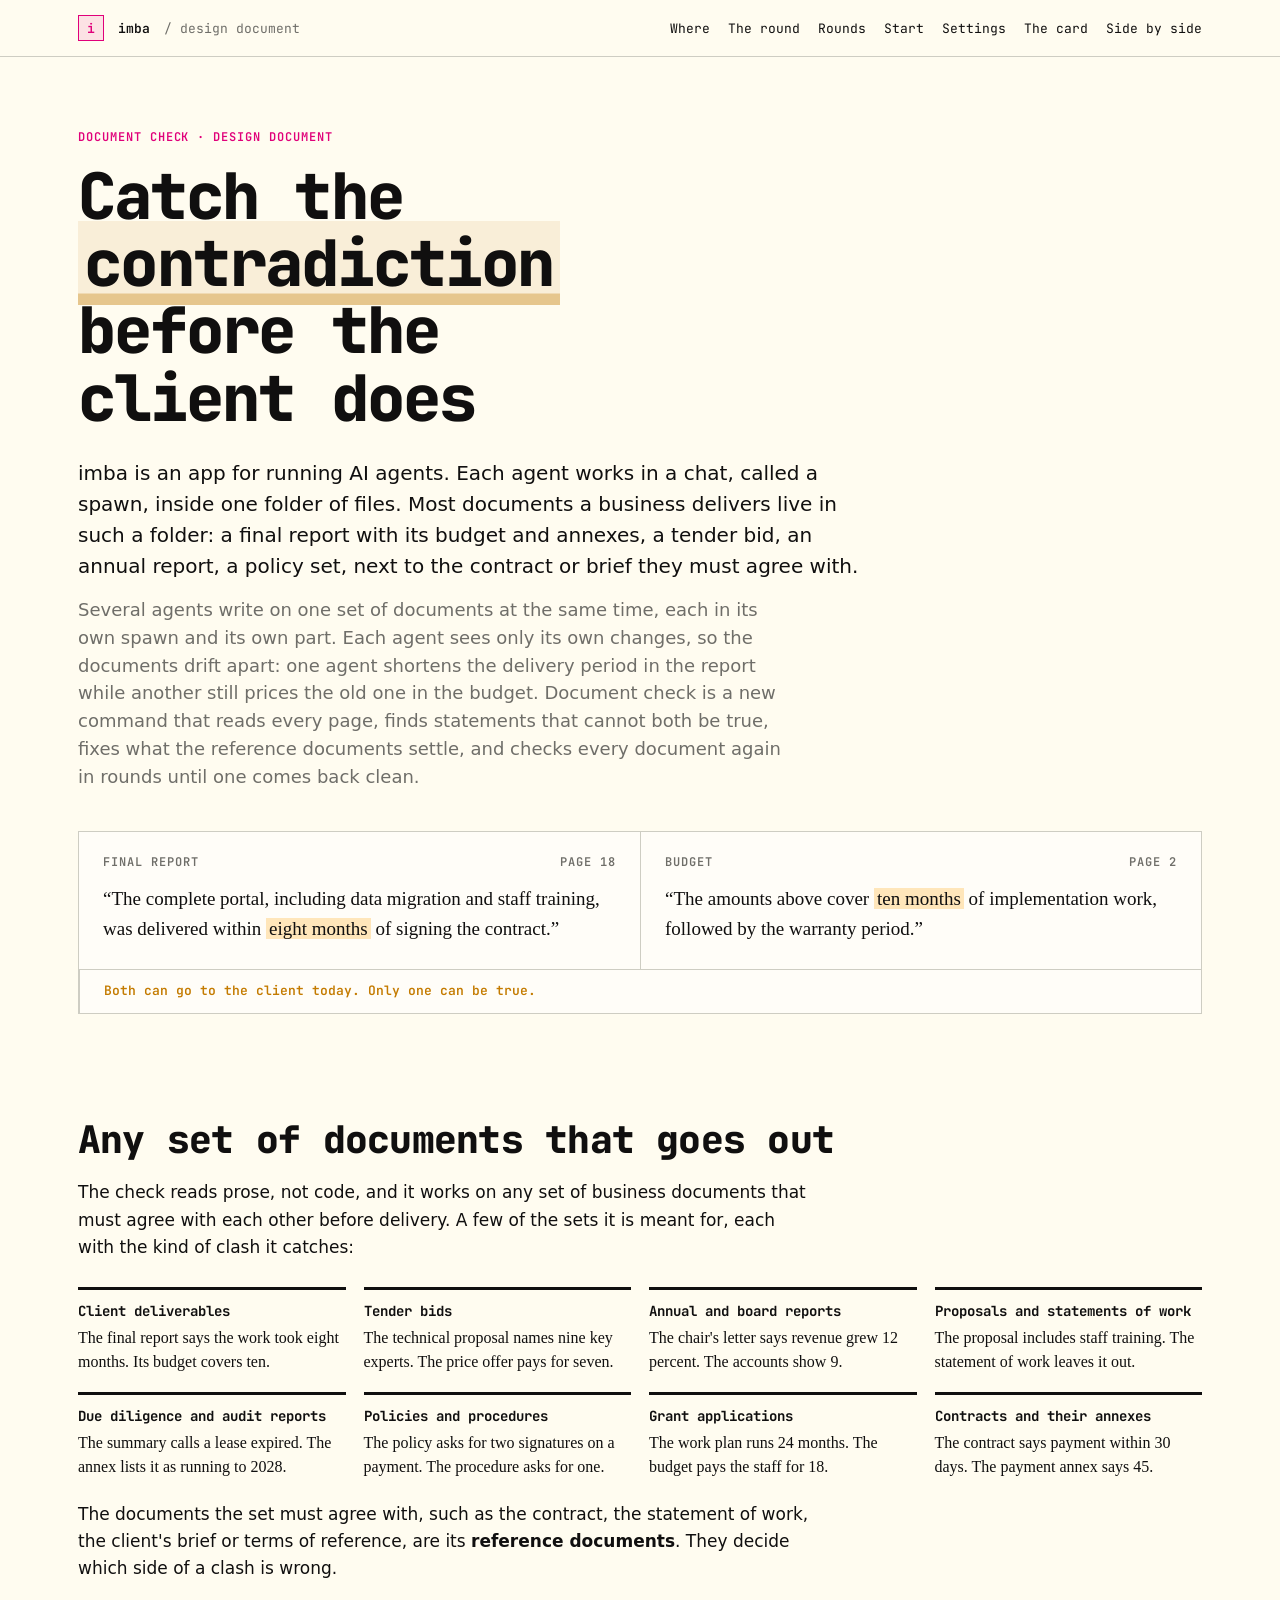
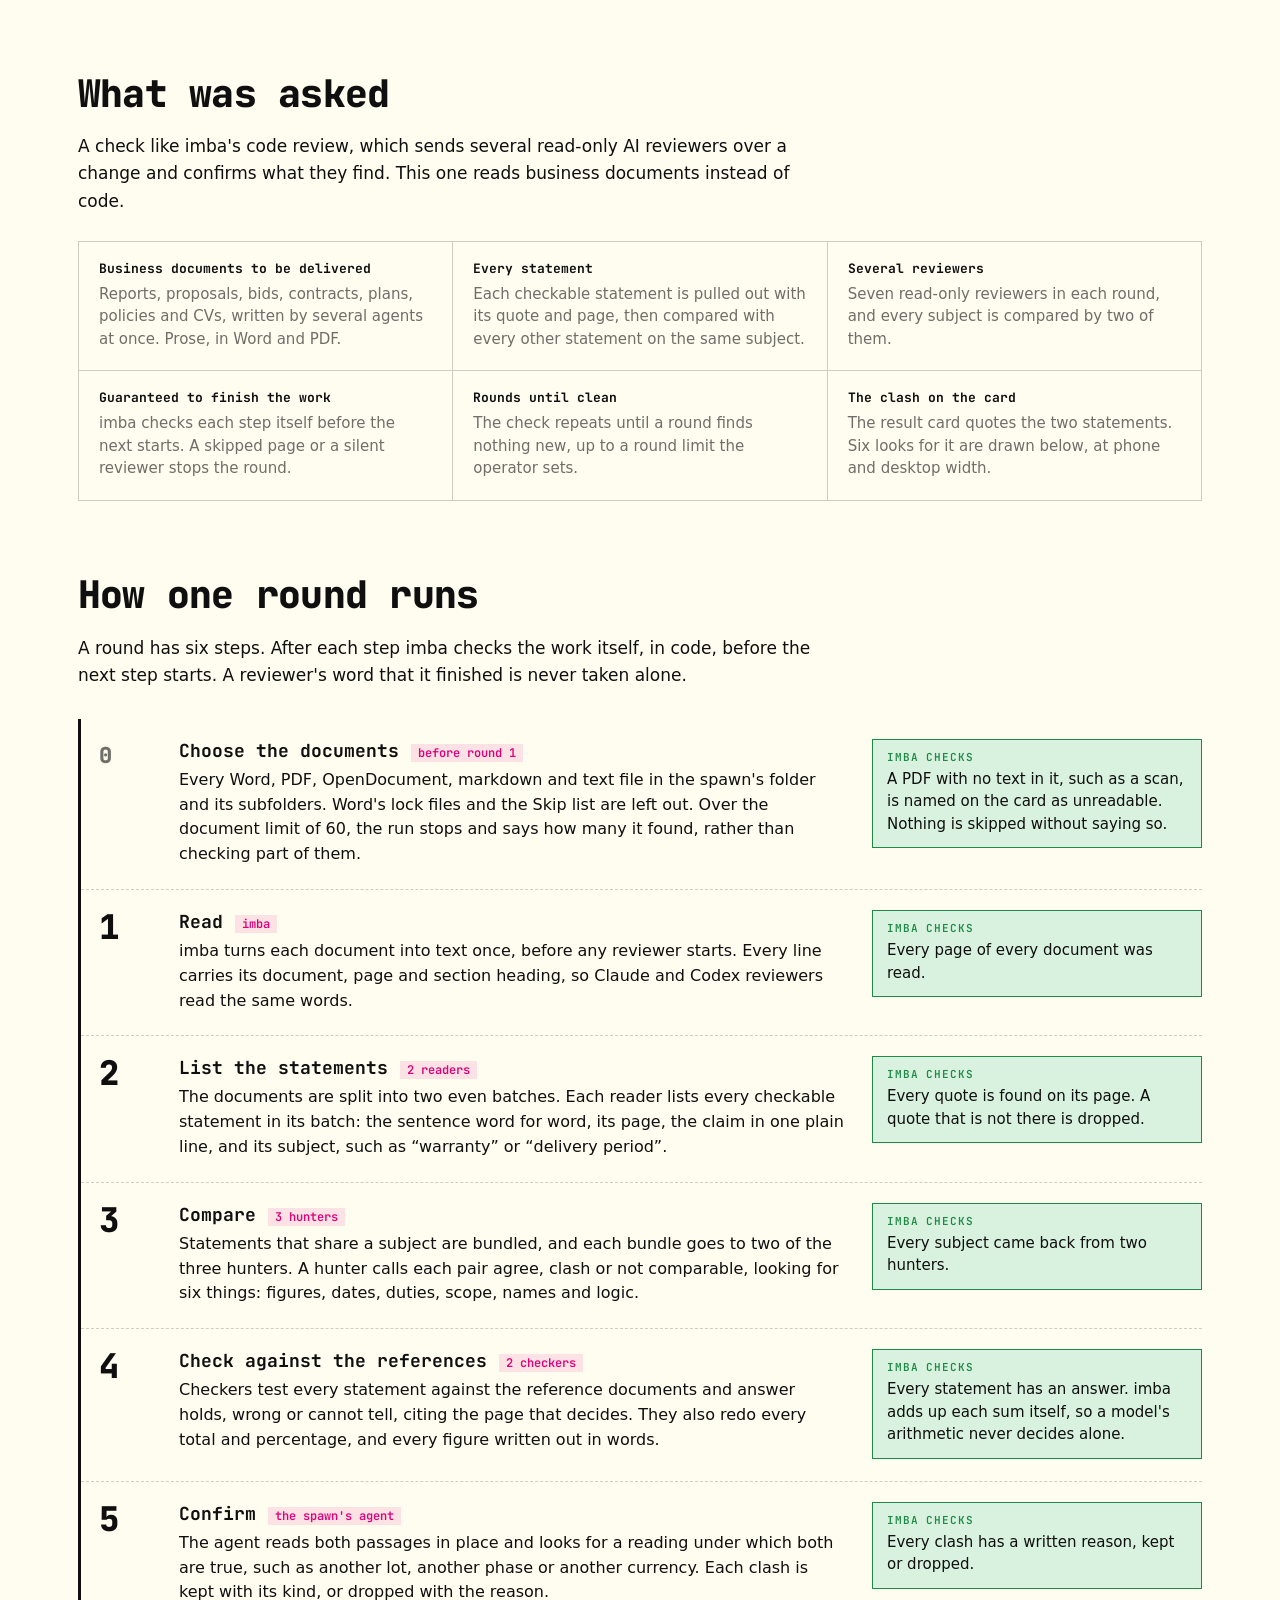
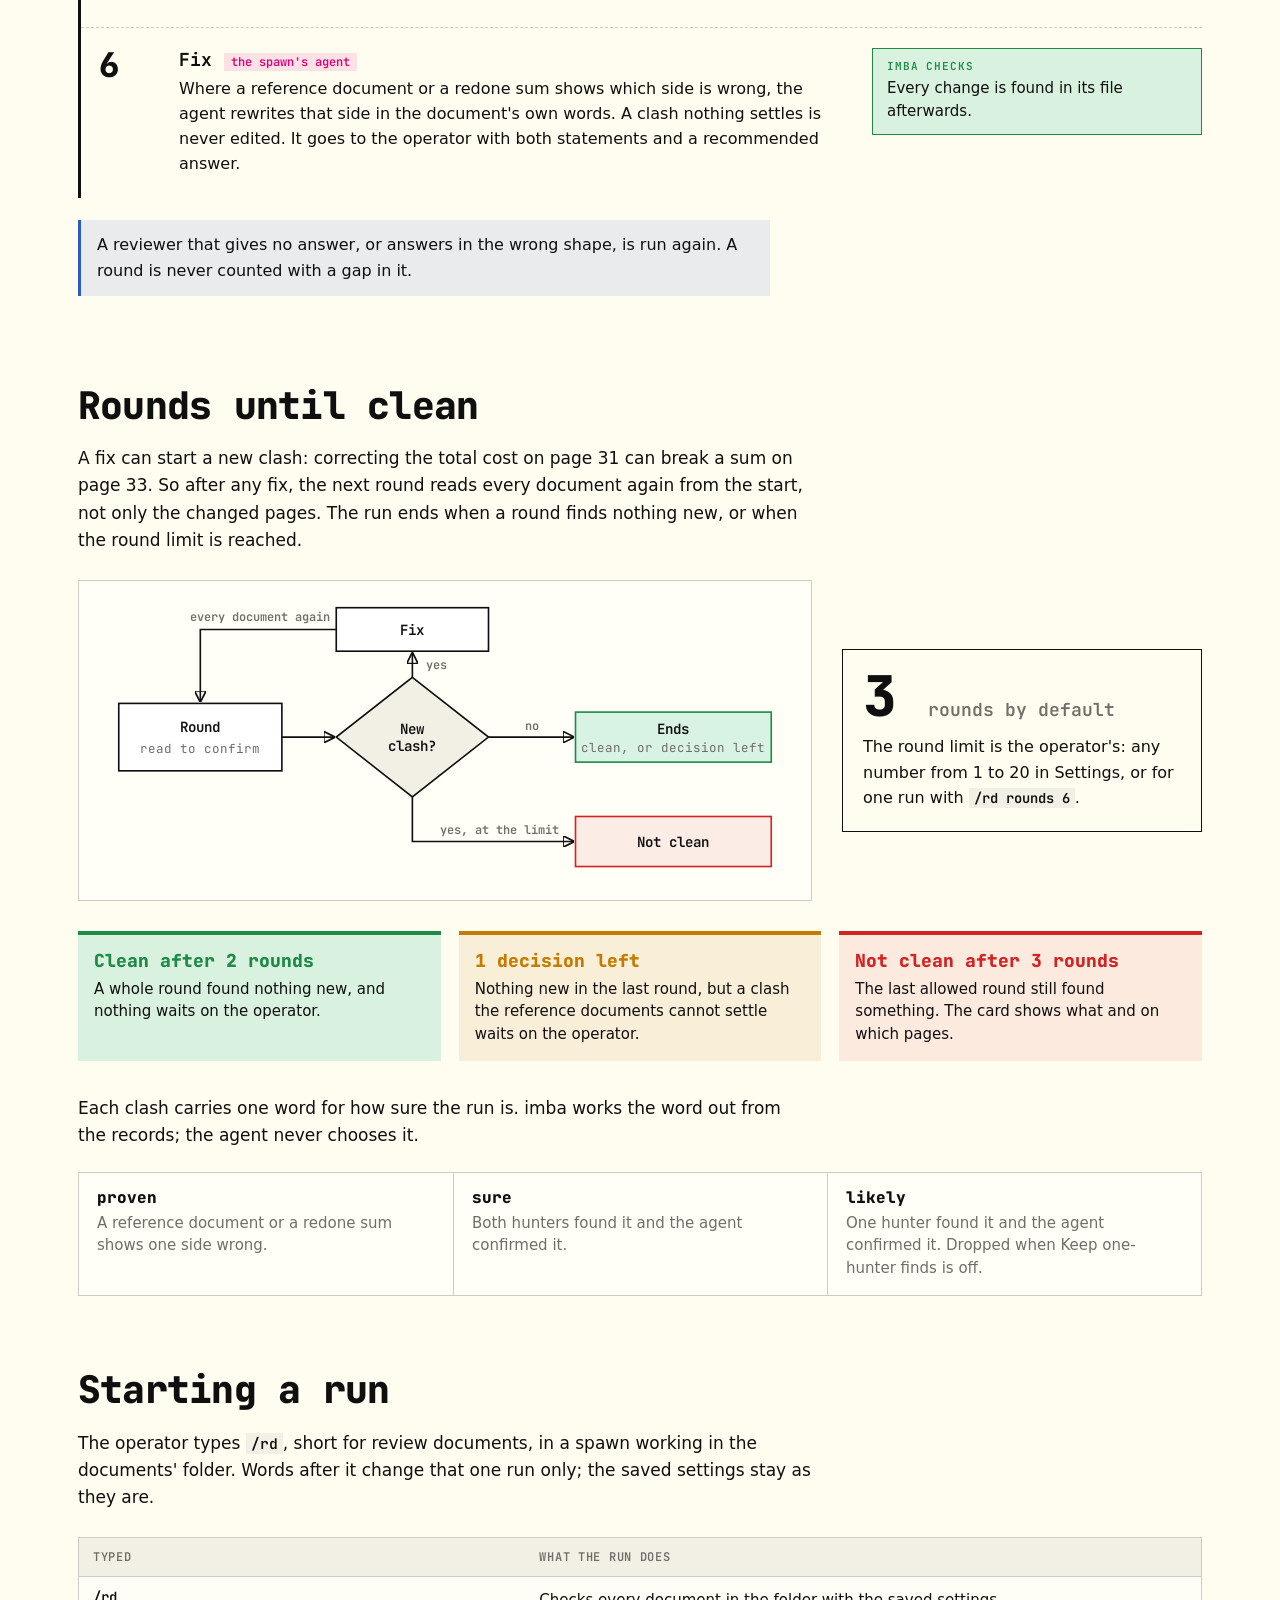
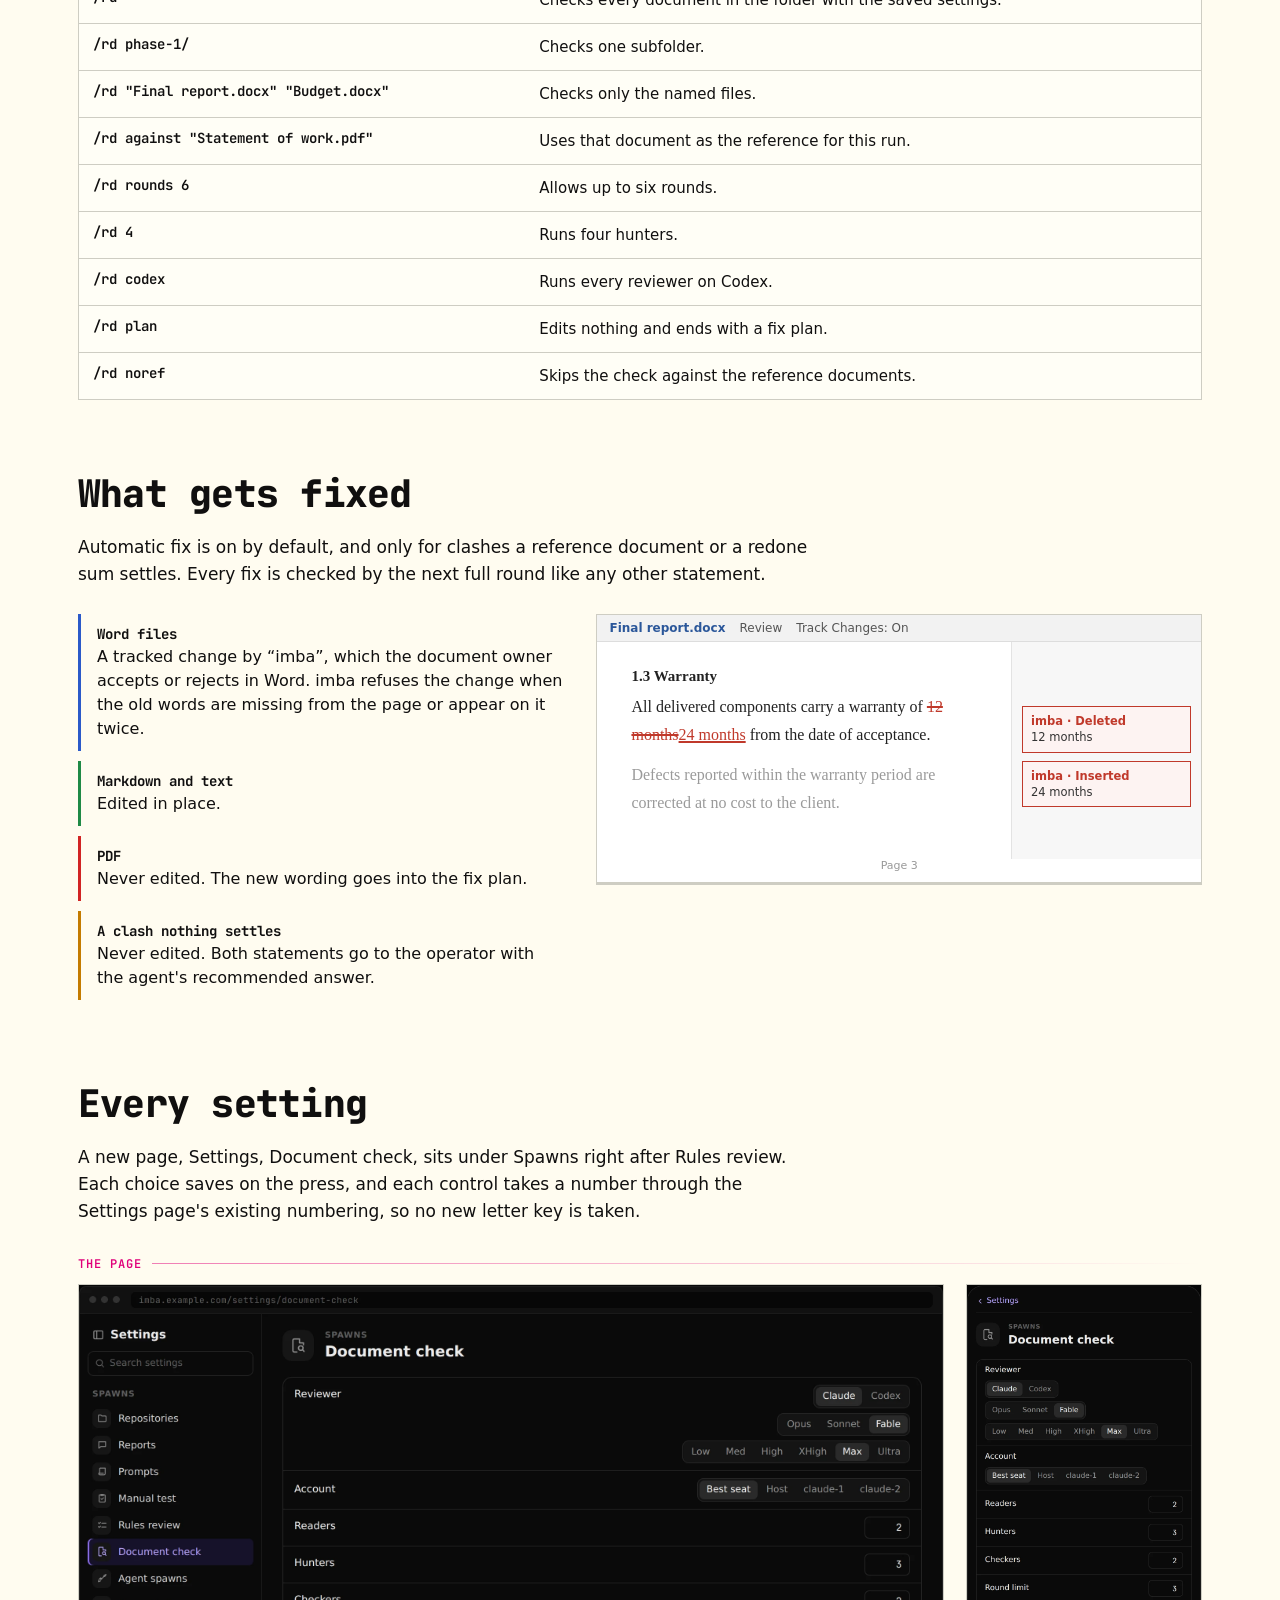
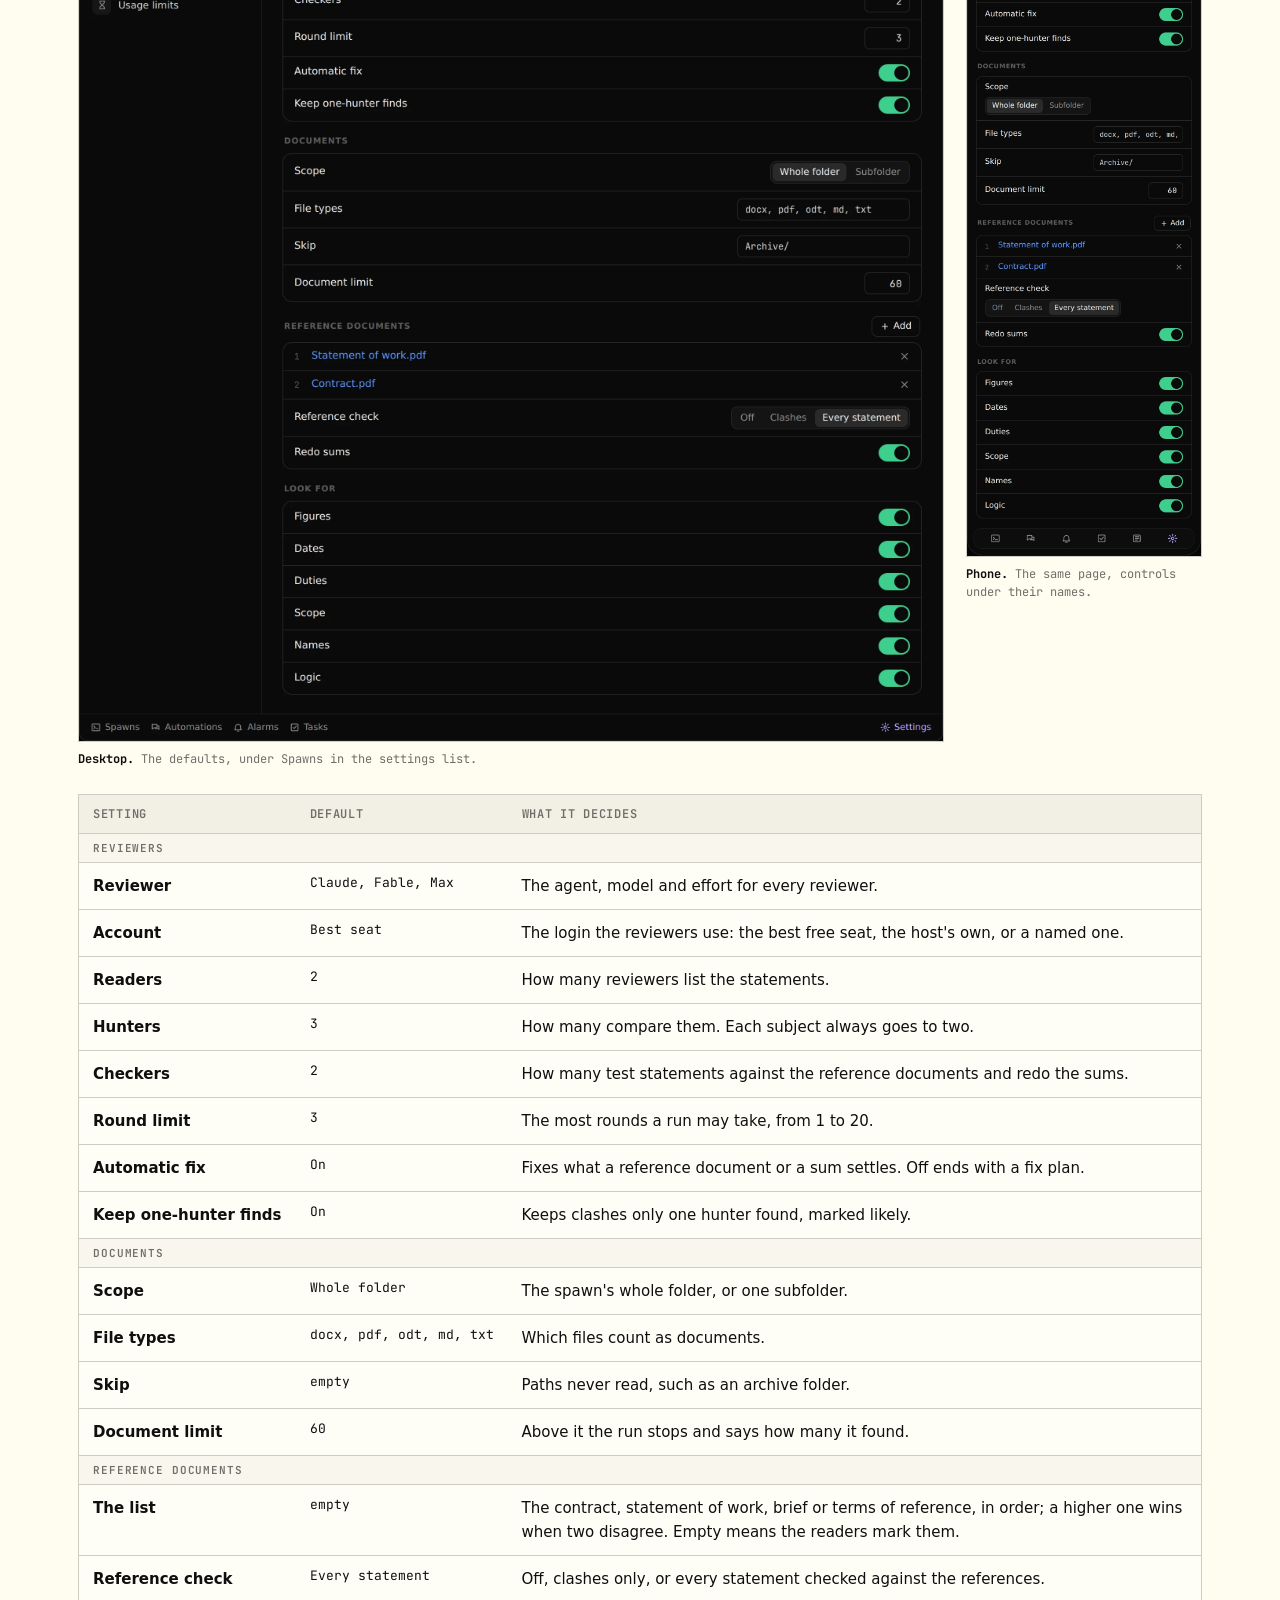
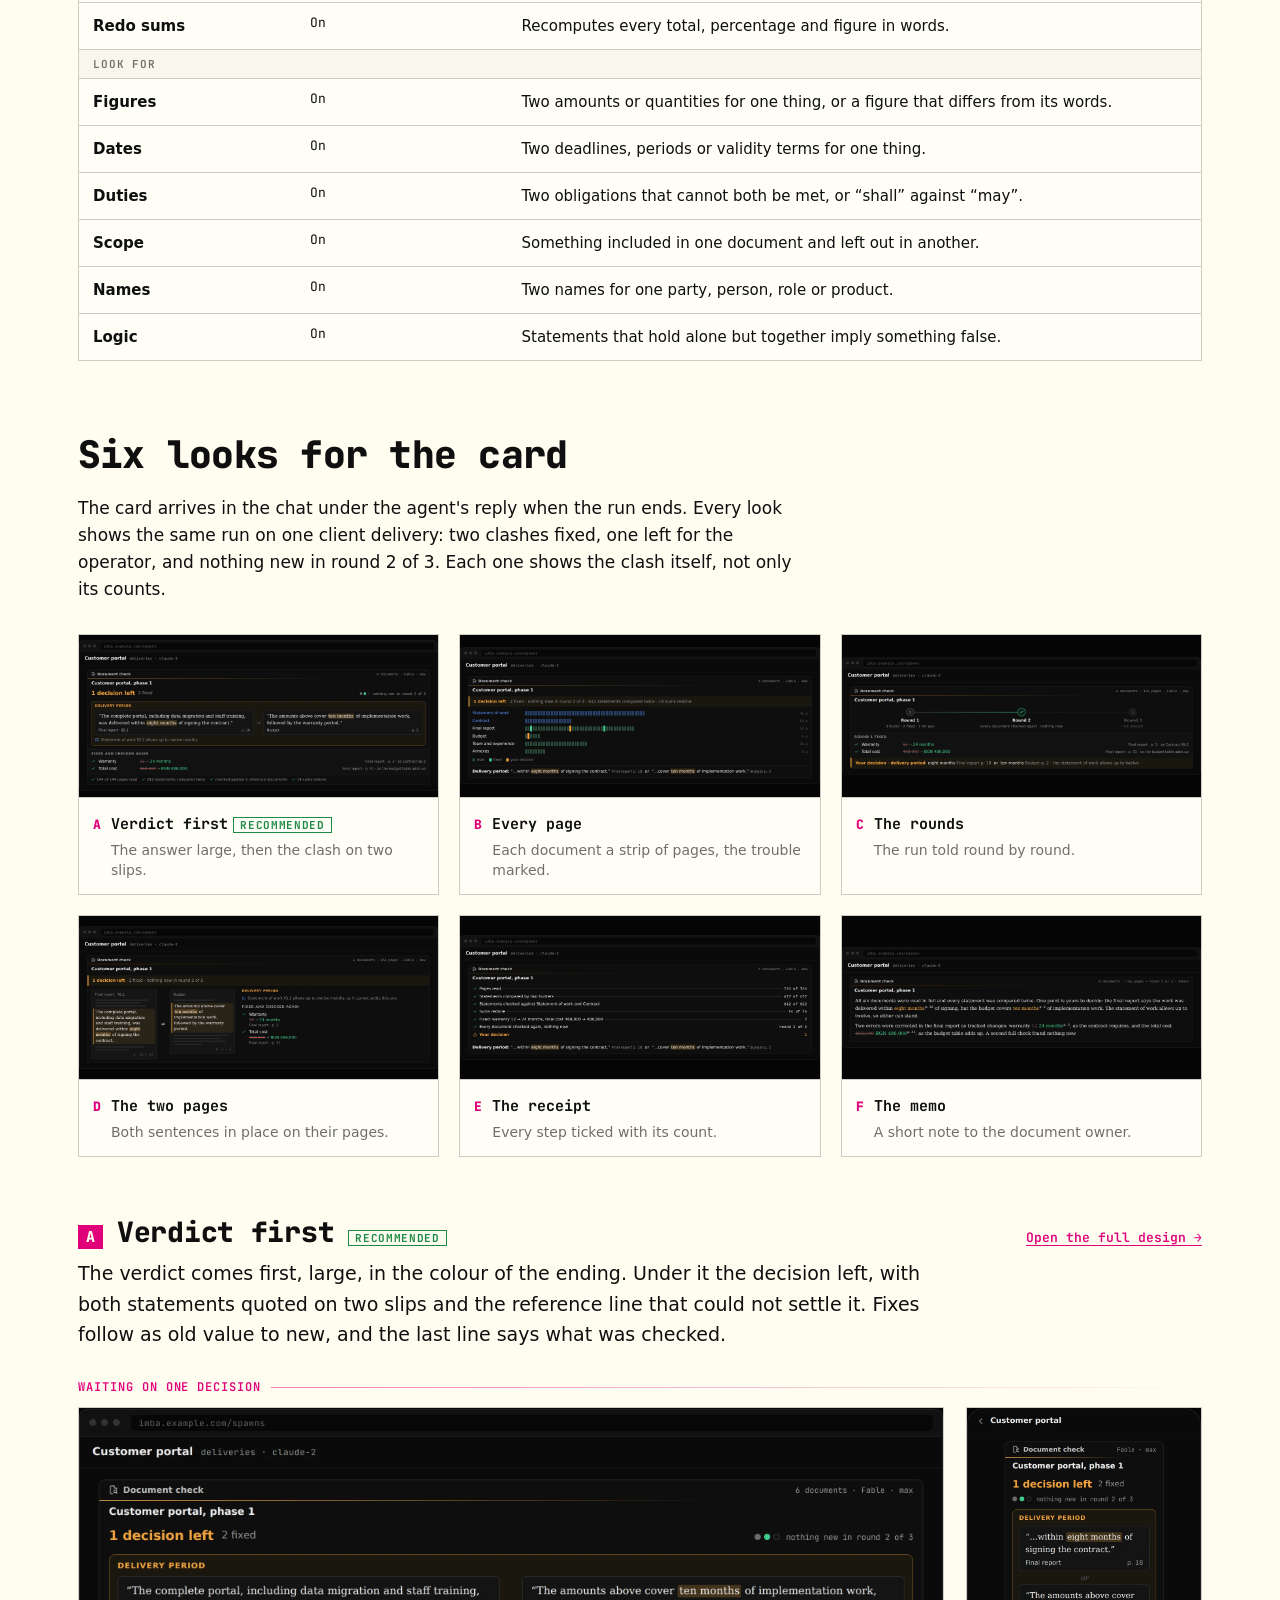
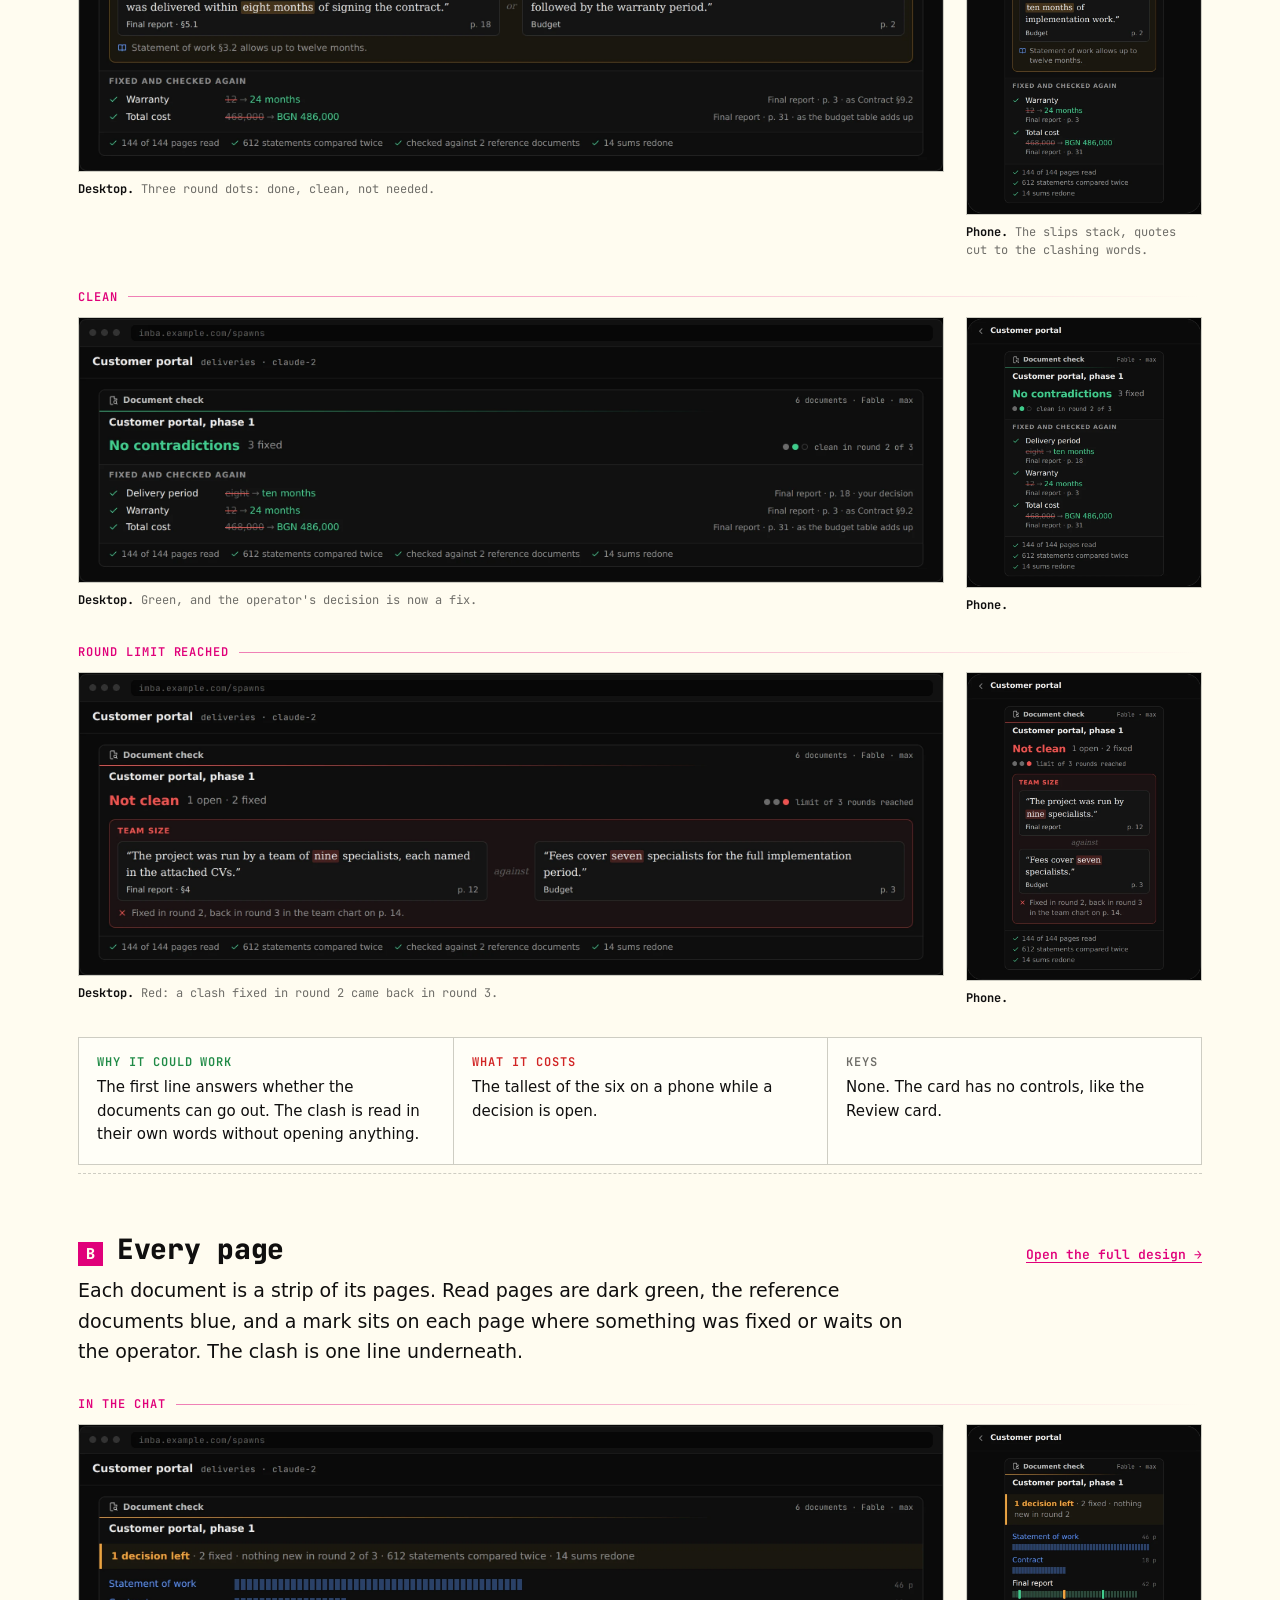
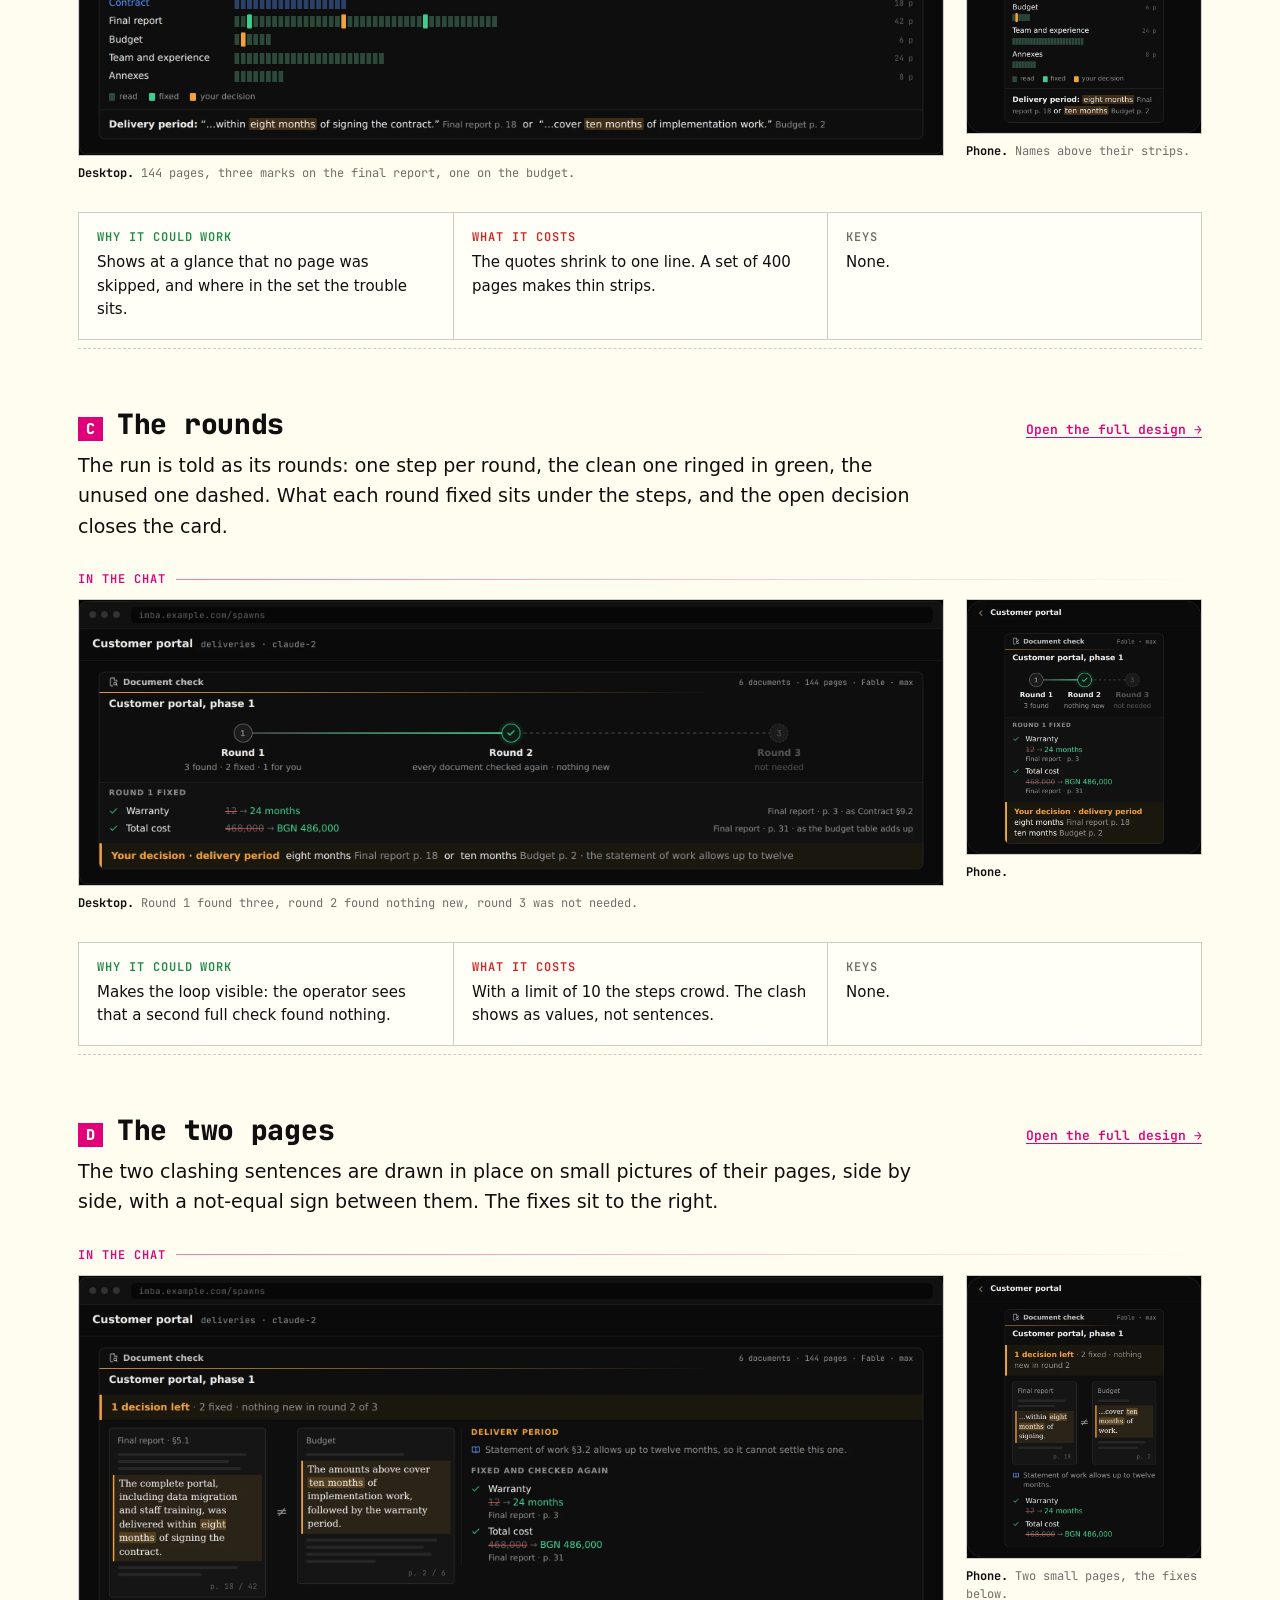
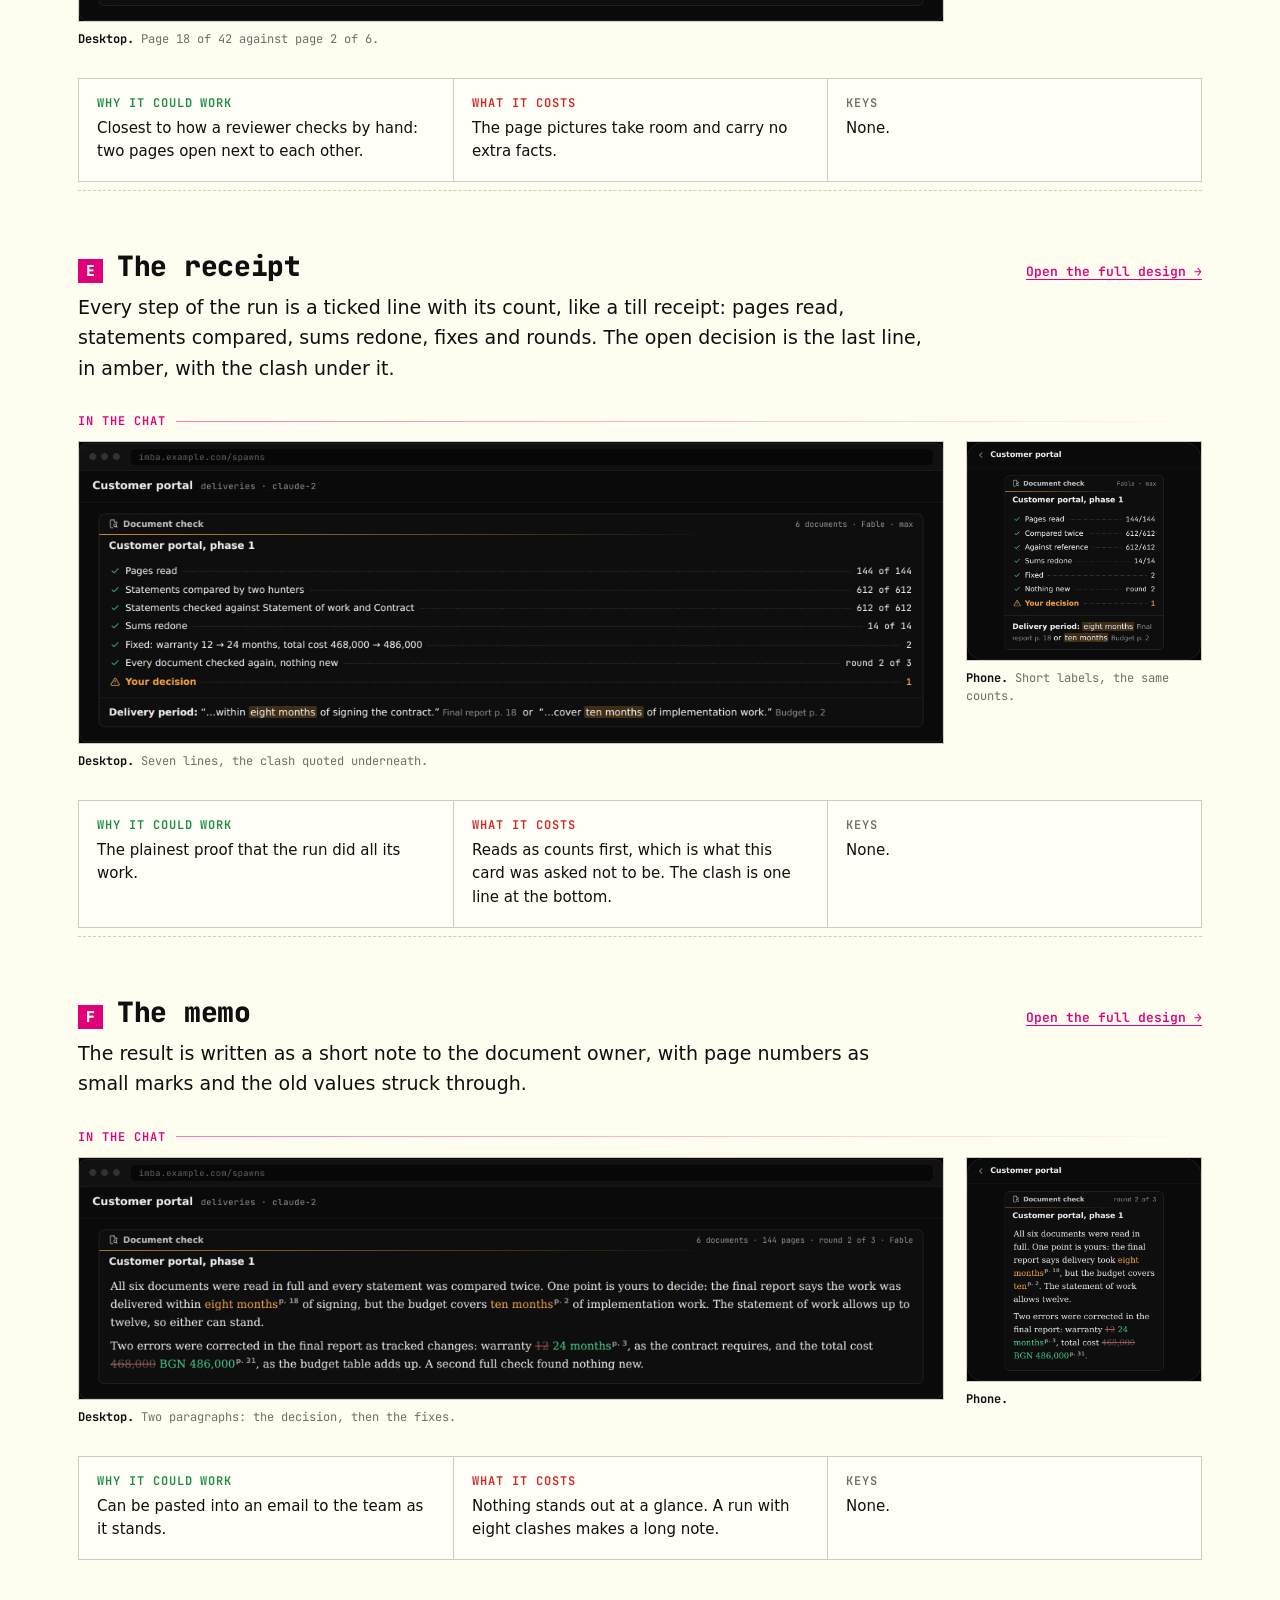
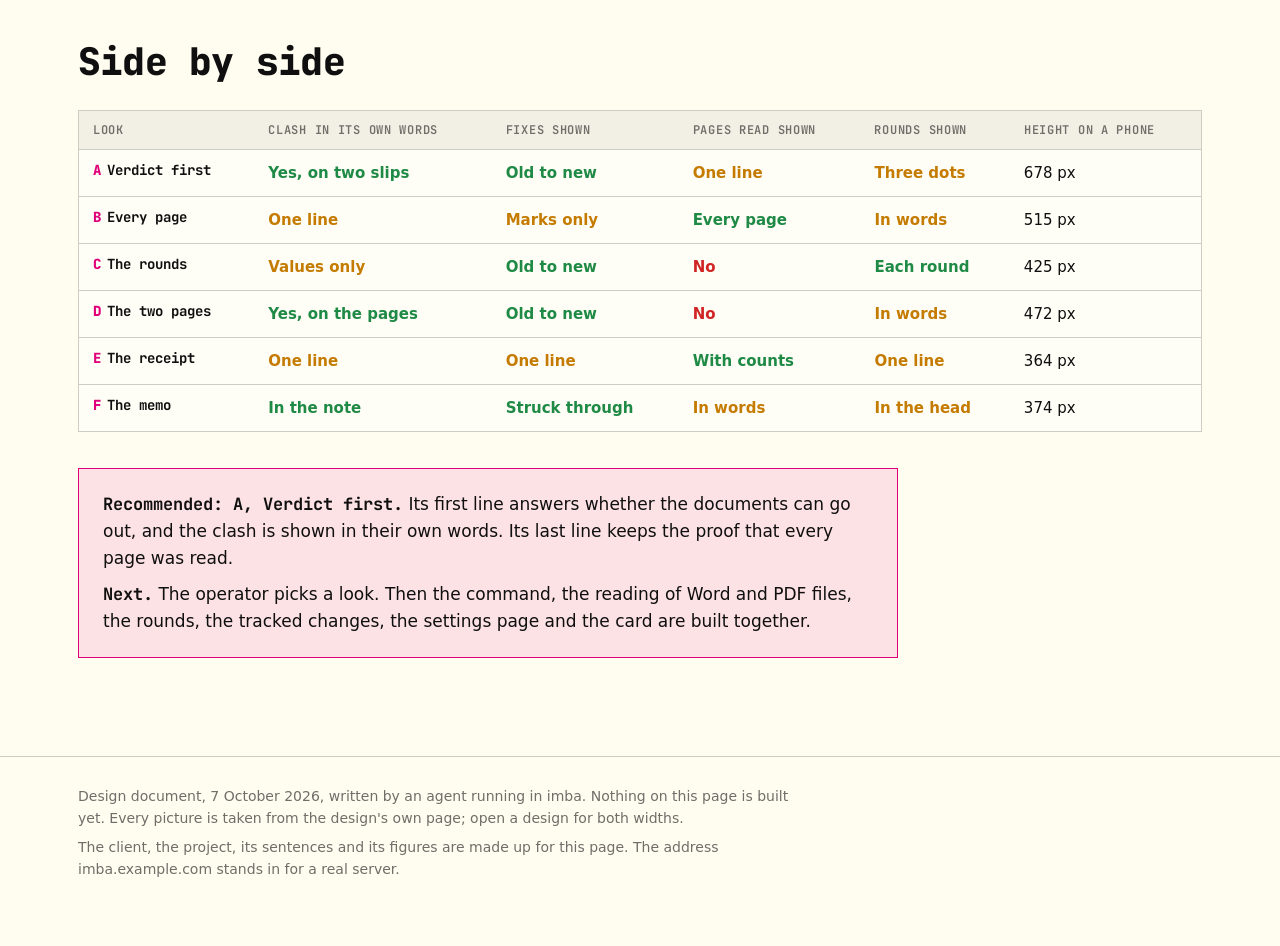
<file: index.html>
<!doctype html>
<html lang="en">
<head>
<meta charset="utf-8">
<meta name="viewport" content="width=device-width, initial-scale=1">
<title>Document check</title>
<meta name="description" content="Design document for Document check in imba: AI reviewers read a set of business documents before delivery, find statements that contradict each other or the reference documents, fix what can be settled, and check again in rounds until clean.">
<link rel="preconnect" href="https://fonts.googleapis.com">
<link rel="preconnect" href="https://fonts.gstatic.com" crossorigin>
<link href="https://fonts.googleapis.com/css2?family=JetBrains+Mono:wght@400;600;700;800&display=swap" rel="stylesheet">
<style>
:root {
  color-scheme: light;
  --paper: hsl(48 100% 97.1%);
  --ink: hsl(0 3.2% 6.1%);
  --muted: hsl(50.8 33.3% 92.4%);
  --muted-ink: hsl(50 2.8% 42.4%);
  --rule: hsl(54.5 10.1% 78.6%);
  --pink: hsl(327.3 100% 43.9%);
  --pink-soft: hsl(327.3 100% 43.9% / 0.1);
  --blue: hsl(222 64.8% 47.8%);
  --blue-soft: hsl(222 64.8% 47.8% / 0.1);
  --green: hsl(142 63.3% 33.1%);
  --green-soft: hsl(160.1 84.1% 39.4% / 0.16);
  --amber: hsl(37.7 100% 38.4%);
  --amber-soft: hsl(37.7 100% 38.4% / 0.1);
  --red: hsl(0 70.6% 48%);
  --red-soft: hsl(0 70.6% 48% / 0.08);
  --mono: "JetBrains Mono", ui-monospace, "DejaVu Sans Mono", Menlo, Consolas, monospace;
  --sans: system-ui, -apple-system, "Segoe UI", Roboto, "Helvetica Neue", Arial, sans-serif;
  --serif: "Iowan Old Style", Charter, Georgia, "Times New Roman", serif;
  --st: var(--pink); --st-soft: var(--pink-soft);
}
* { box-sizing: border-box; }
html { scroll-behavior: smooth; }
body { margin: 0; background: var(--paper); color: var(--ink); font: 17px/1.6 var(--sans); -webkit-font-smoothing: antialiased; }
a { color: var(--pink); text-underline-offset: 3px; }
img { display: block; max-width: 100%; height: auto; }
code { font: 600 0.86em var(--mono); background: var(--muted); padding: 1px 5px; white-space: nowrap; }
.wrap { max-width: 1180px; margin: 0 auto; padding: 0 28px; }

/* Top */
.top { border-bottom: 1px solid var(--rule); }
.top .wrap { display: flex; align-items: center; gap: 14px; height: 56px; font: 600 13px var(--mono); }
.mark { width: 26px; height: 26px; display: grid; place-items: center; border: 1.5px solid var(--pink); color: var(--pink); background: var(--pink-soft); }
.top .crumb { color: var(--muted-ink); font-weight: 400; }
.top nav { margin-left: auto; display: flex; gap: 18px; }
.top nav a { color: var(--ink); text-decoration: none; font-weight: 400; }
.top nav a:hover { color: var(--pink); }

/* Hero */
.hero { padding: 72px 0 40px; }
.kicker { font: 600 12px var(--mono); letter-spacing: .08em; text-transform: uppercase; color: var(--pink); margin: 0 0 18px; }
h1 { font: 800 clamp(34px, 5.4vw, 64px)/1.05 var(--mono); letter-spacing: -.03em; margin: 0 0 26px; max-width: 16ch; }
h1 .now { background: var(--amber-soft); box-shadow: inset 0 -0.18em 0 hsl(37.7 100% 38.4% / .35); padding: 0 .1em; }
.lede { font-size: 20px; line-height: 1.55; max-width: 62ch; margin: 0 0 14px; }
.lede + .lede { color: var(--muted-ink); font-size: 18px; }
.compare { display: grid; grid-template-columns: 1fr 1fr; border: 1px solid var(--rule); margin: 40px 0 0; background: #fff8; }
.compare > div { padding: 22px 24px 24px; }
.compare > div + div { border-left: 1px solid var(--rule); }
.compare h3 { font: 600 12px var(--mono); text-transform: uppercase; letter-spacing: .08em; margin: 0 0 14px; color: var(--muted-ink); display: flex; justify-content: space-between; gap: 10px; }
.quote { font: 19px/1.6 var(--serif); margin: 0; }
mark { color: inherit; background: hsl(37.7 100% 50% / .25); padding: 0 3px; }
.verdict-line { grid-column: 1 / -1; border-top: 1px solid var(--rule); font: 600 13px var(--mono); color: var(--amber); padding: 12px 24px 14px !important; }

/* Sections */
.section { padding: 64px 0 8px; }
h2 { font: 800 clamp(26px, 3.4vw, 38px)/1.15 var(--mono); letter-spacing: -.02em; margin: 0 0 18px; }
.section > .wrap > p { max-width: 68ch; }
.brief { display: grid; grid-template-columns: repeat(3, 1fr); border-top: 1px solid var(--rule); border-left: 1px solid var(--rule); margin-top: 26px; }
.brief div { border-right: 1px solid var(--rule); border-bottom: 1px solid var(--rule); padding: 18px 20px 20px; }
.brief b { display: block; font: 700 13px var(--mono); margin-bottom: 6px; }
.brief span { color: var(--muted-ink); font-size: 15px; line-height: 1.5; display: block; }
.kinds { display: grid; grid-template-columns: repeat(4, 1fr); gap: 18px; margin-top: 26px; }
.kinds div { border-top: 3px solid var(--ink); padding-top: 12px; }
.kinds b { display: block; font: 700 14px var(--mono); margin-bottom: 6px; }
.kinds span { display: block; font: 16px/1.5 var(--serif); }

/* The round */
.steps { list-style: none; padding: 0; margin: 30px 0 0; border-left: 3px solid var(--ink); }
.stp { display: grid; grid-template-columns: 72px minmax(0, 1fr) minmax(0, 330px); gap: 6px 26px; padding: 20px 0 22px; border-bottom: 1px dashed var(--rule); }
.stp:last-child { border-bottom: 0; }
.stp .n { font: 800 34px/1 var(--mono); color: var(--ink); padding-left: 18px; }
.stp .n.pre { color: var(--muted-ink); font-size: 22px; padding-top: 6px; }
.stp h3 { font: 700 18px var(--mono); margin: 0 0 6px; display: flex; flex-wrap: wrap; align-items: baseline; gap: 4px 12px; }
.stp h3 small { font: 600 12px var(--mono); color: var(--pink); background: var(--pink-soft); padding: 1px 7px; white-space: nowrap; }
.stp p { margin: 0; font-size: 16px; line-height: 1.55; }
.gate { align-self: start; border: 1.5px solid var(--green); background: var(--green-soft); padding: 10px 14px 12px; font-size: 15px; line-height: 1.5; }
.gate b { display: block; font: 600 11px var(--mono); text-transform: uppercase; letter-spacing: .08em; color: var(--green); margin-bottom: 4px; }
.redo { margin-top: 22px; max-width: 820px; border-left: 3px solid var(--blue); background: var(--blue-soft); padding: 12px 16px; font-size: 16px; }

/* Rounds */
.loopwrap { display: grid; grid-template-columns: minmax(0, 1fr) minmax(0, 360px); gap: 30px; align-items: center; margin-top: 26px; }
.loop { border: 1px solid var(--rule); background: #fff7; padding: 18px; overflow-x: auto; }
.loop svg { display: block; width: 100%; min-width: 520px; height: auto; }
.loop .bx { fill: #fff; stroke: var(--ink); stroke-width: 1.5; }
.loop .dm { fill: var(--muted); stroke: var(--ink); stroke-width: 1.5; }
.loop .ok { fill: var(--green-soft); stroke: var(--green); stroke-width: 1.5; }
.loop .am { fill: var(--amber-soft); stroke: var(--amber); stroke-width: 1.5; }
.loop .no { fill: var(--red-soft); stroke: var(--red); stroke-width: 1.5; }
.loop text { font: 600 13px var(--mono); fill: var(--ink); text-anchor: middle; }
.loop text.s { font: 400 11.5px var(--mono); fill: var(--muted-ink); }
.loop text.l { font: 600 11px var(--mono); fill: var(--muted-ink); }
.loop path { fill: none; stroke: var(--ink); stroke-width: 1.5; }
.limit { border: 1.5px solid var(--ink); padding: 18px 20px 20px; }
.limit .big { font: 800 56px/1 var(--mono); letter-spacing: -.03em; }
.limit .big small { font-size: 18px; color: var(--muted-ink); font-weight: 600; letter-spacing: 0; }
.limit p { margin: 10px 0 0; font-size: 16px; }
.ends { display: grid; grid-template-columns: repeat(3, 1fr); gap: 18px; margin-top: 30px; }
.end { border-top: 4px solid var(--c); background: var(--cs); padding: 14px 16px 16px; }
.end b { display: block; font: 800 18px var(--mono); color: var(--c); margin-bottom: 6px; }
.end p { margin: 0; font-size: 15px; line-height: 1.5; }
.e-ok { --c: var(--green); --cs: var(--green-soft); }
.e-am { --c: var(--amber); --cs: var(--amber-soft); }
.e-no { --c: var(--red); --cs: var(--red-soft); }
.sure { display: grid; grid-template-columns: repeat(3, 1fr); border: 1px solid var(--rule); margin-top: 22px; background: #fff7; }
.sure div { padding: 14px 18px 16px; }
.sure div + div { border-left: 1px solid var(--rule); }
.sure b { display: block; font: 800 16px var(--mono); margin-bottom: 4px; }
.sure p { margin: 0; font-size: 15px; line-height: 1.5; color: var(--muted-ink); }

/* Tables */
.tablewrap { overflow-x: auto; margin-top: 26px; border: 1px solid var(--rule); background: #fff6; }
table { border-collapse: collapse; width: 100%; min-width: 720px; font-size: 15px; }
th, td { text-align: left; padding: 11px 14px; border-bottom: 1px solid var(--rule); vertical-align: top; }
th { font: 600 12px var(--mono); text-transform: uppercase; letter-spacing: .06em; color: var(--muted-ink); background: var(--muted); }
td.cmd { font: 600 14px var(--mono); white-space: nowrap; }
td.k { font-weight: 600; white-space: nowrap; }
td.d { font: 13px var(--mono); white-space: nowrap; }
td.id { font: 800 14px var(--mono); color: var(--st); white-space: nowrap; }
td .nm { color: var(--ink); font-weight: 700; margin-left: 6px; }
tr.grp td { font: 600 11px var(--mono); text-transform: uppercase; letter-spacing: .08em; color: var(--muted-ink); background: hsl(50.8 33.3% 92.4% / .5); padding: 7px 14px; }
.yes { color: var(--green); font-weight: 700; }
.no { color: var(--red); font-weight: 700; }
.part { color: var(--amber); font-weight: 700; }
tr:last-child td { border-bottom: 0; }

/* Fixing */
.fixwrap { display: grid; grid-template-columns: minmax(0, 1fr) minmax(0, 1.25fr); gap: 34px; align-items: start; margin-top: 26px; }
.fixlist { list-style: none; padding: 0; margin: 0; }
.fixlist li { padding: 10px 0 10px 16px; border-left: 3px solid var(--rule); margin-bottom: 10px; font-size: 16px; line-height: 1.5; }
.fixlist li b { font-family: var(--mono); font-size: 14px; display: block; }
.fixlist li.w { border-color: var(--blue); }
.fixlist li.t { border-color: var(--green); }
.fixlist li.p { border-color: var(--red); }
.fixlist li.o { border-color: var(--amber); }
.word { background: #fff; border: 1px solid var(--rule); box-shadow: 0 2px 0 var(--rule); display: grid; grid-template-columns: minmax(0, 1fr) 190px; }
.word .wbar { grid-column: 1 / -1; font: 12px var(--sans); color: #555; background: #f2f2f2; border-bottom: 1px solid #ddd; padding: 6px 12px; display: flex; gap: 14px; }
.word .wbar { flex-wrap: wrap; row-gap: 2px; }
.word .wbar b, .word .wbar span { white-space: nowrap; }
.word .wbar b { color: #2b579a; }
.word .pg { padding: 26px 22px 30px 34px; font: 16px/1.75 var(--serif); color: #222; }
.word .pg h4 { font: 700 15px var(--serif); margin: 0 0 8px; }
.word .pg p { margin: 0 0 12px; }
.word .pg p.dim { color: #9a9a9a; }
.word del { color: #c0392b; text-decoration-thickness: 1.5px; }
.word ins { color: #c0392b; text-decoration: underline; text-decoration-thickness: 1.5px; }
.word .bl { background: #f7f7f7; border-left: 1px solid #e3e3e3; padding: 64px 10px 10px; display: flex; flex-direction: column; gap: 8px; }
.balloon { border: 1px solid #c0392b; background: #fdf3f2; font: 11.5px/1.4 var(--sans); padding: 6px 8px; color: #333; }
.balloon b { display: block; color: #c0392b; font-weight: 600; }
.word .pn { grid-column: 1 / -1; text-align: center; font: 11px var(--sans); color: #999; padding: 0 0 10px; }

/* Figures */
.row { display: grid; grid-template-columns: minmax(0, 1fr) 236px; gap: 22px; align-items: start; }
figure { margin: 0; }
figure a { display: block; border: 1px solid var(--rule); background: #050505; }
figure a:hover { border-color: var(--st); }
figcaption { font: 12px/1.5 var(--mono); color: var(--muted-ink); margin-top: 8px; }
figcaption b { color: var(--ink); font-weight: 700; }
.label { font: 600 12px var(--mono); text-transform: uppercase; letter-spacing: .08em; color: var(--st); margin: 30px 0 12px; display: flex; align-items: center; gap: 10px; }
.label::after { content: ""; flex: 1; height: 1px; background: linear-gradient(90deg, var(--st), transparent); opacity: .5; }

/* Looks */
.grid { display: grid; grid-template-columns: repeat(3, 1fr); gap: 20px; margin-top: 30px; }
.tile { display: block; text-decoration: none; color: var(--ink); border: 1px solid var(--rule); background: #fff6; transition: border-color .15s, transform .15s; }
.tile:hover { border-color: var(--pink); transform: translateY(-2px); }
.tile .shot { aspect-ratio: 2.2 / 1; overflow: hidden; border-bottom: 1px solid var(--rule); background: #050505; display: flex; align-items: center; }
.tile .shot img { width: 100%; }
.tile .cap { padding: 12px 14px 14px; display: flex; gap: 10px; align-items: baseline; }
.tile .cap .id { font: 800 13px var(--mono); color: var(--st); }
.tile .cap .nm { font: 700 15px var(--mono); }
.tile .cap .ln { display: block; color: var(--muted-ink); font-size: 14px; line-height: 1.4; margin-top: 4px; }
.rec { font: 700 11px var(--mono); color: var(--green); border: 1.5px solid var(--green); padding: 0 6px; text-transform: uppercase; letter-spacing: .06em; white-space: nowrap; }
.design { padding: 56px 0 8px; border-bottom: 1px dashed var(--rule); }
.dhead { display: flex; align-items: baseline; gap: 14px; flex-wrap: wrap; margin-bottom: 8px; }
.dhead .id { font: 800 15px var(--mono); color: var(--paper); background: var(--st); padding: 2px 8px; }
.dhead h3 { font: 800 28px var(--mono); margin: 0; letter-spacing: -.01em; }
.dhead .open { margin-left: auto; font: 600 13px var(--mono); white-space: nowrap; }
.idea { font-size: 19px; max-width: 70ch; margin: 0 0 6px; }
.notes { display: grid; grid-template-columns: repeat(3, 1fr); margin-top: 30px; border: 1px solid var(--rule); background: #fff7; }
.notes div { padding: 16px 18px 18px; }
.notes div + div { border-left: 1px solid var(--rule); }
.notes b { display: block; font: 600 12px var(--mono); text-transform: uppercase; letter-spacing: .08em; margin-bottom: 6px; }
.notes .for b { color: var(--green); }
.notes .cost b { color: var(--red); }
.notes .keys b { color: var(--muted-ink); }
.notes p { margin: 0; font-size: 15px; line-height: 1.55; }

.next { margin-top: 36px; padding: 22px 24px; border: 1.5px solid var(--pink); background: var(--pink-soft); max-width: 820px; }
.next b { font-family: var(--mono); }
.next p { margin: 8px 0 0; }
.next p:first-child { margin: 0; }

footer { margin-top: 90px; border-top: 1px solid var(--rule); padding: 28px 0 60px; color: var(--muted-ink); font-size: 14px; }
footer p { margin: 0 0 6px; max-width: 80ch; }

@media (max-width: 980px) {
  .grid { grid-template-columns: repeat(2, 1fr); }
  .brief, .kinds { grid-template-columns: 1fr 1fr; }
  .stp { grid-template-columns: 60px minmax(0, 1fr); }
  .stp .gate { grid-column: 2; }
  .loopwrap, .fixwrap { grid-template-columns: 1fr; }
}
@media (max-width: 720px) {
  body { font-size: 16px; }
  .wrap { padding: 0 16px; }
  .top nav { display: none; }
  .hero { padding: 44px 0 24px; }
  .lede { font-size: 18px; }
  .compare { grid-template-columns: 1fr; }
  .compare > div + div { border-left: 0; border-top: 1px solid var(--rule); }
  .quote { font-size: 17px; }
  .brief, .kinds, .grid, .ends, .sure, .notes { grid-template-columns: 1fr; }
  .sure div + div, .notes div + div { border-left: 0; border-top: 1px solid var(--rule); }
  .stp { grid-template-columns: 1fr; padding-left: 16px; }
  .stp .n { padding-left: 0; font-size: 26px; }
  .stp .gate { grid-column: 1; }
  .word { grid-template-columns: 1fr; }
  .word .bl { padding: 10px; border-left: 0; border-top: 1px solid #e3e3e3; }
  .word .pg { padding: 20px 18px 16px; }
  .dhead .open { margin-left: 0; }
  .row { grid-template-columns: 1fr; }
  .row figure.ph { max-width: 260px; }
}
</style>
</head>
<body>

<header class="top">
  <div class="wrap">
    <span class="mark">i</span>
    <span>imba</span>
    <span class="crumb">/ design document</span>
    <nav>
      <a href="#where">Where</a>
      <a href="#round">The round</a>
      <a href="#rounds">Rounds</a>
      <a href="#start">Start</a>
      <a href="#settings">Settings</a>
      <a href="#looks">The card</a>
      <a href="#side-by-side">Side by side</a>
    </nav>
  </div>
</header>

<main>
<section class="hero">
  <div class="wrap">
    <p class="kicker">Document check &middot; design document</p>
    <h1>Catch the <span class="now">contradiction</span> before the client does</h1>
    <p class="lede">imba is an app for running AI agents. Each agent works in a chat, called a spawn, inside one folder of files. Most documents a business delivers live in such a folder: a final report with its budget and annexes, a tender bid, an annual report, a policy set, next to the contract or brief they must agree with.</p>
    <p class="lede">Several agents write on one set of documents at the same time, each in its own spawn and its own part. Each agent sees only its own changes, so the documents drift apart: one agent shortens the delivery period in the report while another still prices the old one in the budget. Document check is a new command that reads every page, finds statements that cannot both be true, fixes what the reference documents settle, and checks every document again in rounds until one comes back clean.</p>

    <div class="compare">
      <div>
        <h3><span>Final report</span><span>page 18</span></h3>
        <p class="quote">&ldquo;The complete portal, including data migration and staff training, was delivered within <mark>eight months</mark> of signing the contract.&rdquo;</p>
      </div>
      <div>
        <h3><span>Budget</span><span>page 2</span></h3>
        <p class="quote">&ldquo;The amounts above cover <mark>ten months</mark> of implementation work, followed by the warranty period.&rdquo;</p>
      </div>
      <div class="verdict-line">Both can go to the client today. Only one can be true.</div>
    </div>
  </div>
</section>

<section class="section" id="where">
  <div class="wrap">
    <h2>Any set of documents that goes out</h2>
    <p>The check reads prose, not code, and it works on any set of business documents that must agree with each other before delivery. A few of the sets it is meant for, each with the kind of clash it catches:</p>
    <div class="kinds">
      <div><b>Client deliverables</b><span>The final report says the work took eight months. Its budget covers ten.</span></div>
      <div><b>Tender bids</b><span>The technical proposal names nine key experts. The price offer pays for seven.</span></div>
      <div><b>Annual and board reports</b><span>The chair's letter says revenue grew 12 percent. The accounts show 9.</span></div>
      <div><b>Proposals and statements of work</b><span>The proposal includes staff training. The statement of work leaves it out.</span></div>
      <div><b>Due diligence and audit reports</b><span>The summary calls a lease expired. The annex lists it as running to 2028.</span></div>
      <div><b>Policies and procedures</b><span>The policy asks for two signatures on a payment. The procedure asks for one.</span></div>
      <div><b>Grant applications</b><span>The work plan runs 24 months. The budget pays the staff for 18.</span></div>
      <div><b>Contracts and their annexes</b><span>The contract says payment within 30 days. The payment annex says 45.</span></div>
    </div>
    <p style="margin-top:22px">The documents the set must agree with, such as the contract, the statement of work, the client's brief or terms of reference, are its <b>reference documents</b>. They decide which side of a clash is wrong.</p>
  </div>
</section>

<section class="section" id="brief">
  <div class="wrap">
    <h2>What was asked</h2>
    <p>A check like imba's code review, which sends several read-only AI reviewers over a change and confirms what they find. This one reads business documents instead of code.</p>
    <div class="brief">
      <div><b>Business documents to be delivered</b><span>Reports, proposals, bids, contracts, plans, policies and CVs, written by several agents at once. Prose, in Word and PDF.</span></div>
      <div><b>Every statement</b><span>Each checkable statement is pulled out with its quote and page, then compared with every other statement on the same subject.</span></div>
      <div><b>Several reviewers</b><span>Seven read-only reviewers in each round, and every subject is compared by two of them.</span></div>
      <div><b>Guaranteed to finish the work</b><span>imba checks each step itself before the next starts. A skipped page or a silent reviewer stops the round.</span></div>
      <div><b>Rounds until clean</b><span>The check repeats until a round finds nothing new, up to a round limit the operator sets.</span></div>
      <div><b>The clash on the card</b><span>The result card quotes the two statements. Six looks for it are drawn below, at phone and desktop width.</span></div>
    </div>
  </div>
</section>

<section class="section" id="round">
  <div class="wrap">
    <h2>How one round runs</h2>
    <p>A round has six steps. After each step imba checks the work itself, in code, before the next step starts. A reviewer's word that it finished is never taken alone.</p>
    <ol class="steps">
      <li class="stp">
        <span class="n pre">0</span>
        <div><h3>Choose the documents <small>before round 1</small></h3><p>Every Word, PDF, OpenDocument, markdown and text file in the spawn's folder and its subfolders. Word's lock files and the Skip list are left out. Over the document limit of 60, the run stops and says how many it found, rather than checking part of them.</p></div>
        <div class="gate"><b>imba checks</b>A PDF with no text in it, such as a scan, is named on the card as unreadable. Nothing is skipped without saying so.</div>
      </li>
      <li class="stp">
        <span class="n">1</span>
        <div><h3>Read <small>imba</small></h3><p>imba turns each document into text once, before any reviewer starts. Every line carries its document, page and section heading, so Claude and Codex reviewers read the same words.</p></div>
        <div class="gate"><b>imba checks</b>Every page of every document was read.</div>
      </li>
      <li class="stp">
        <span class="n">2</span>
        <div><h3>List the statements <small>2 readers</small></h3><p>The documents are split into two even batches. Each reader lists every checkable statement in its batch: the sentence word for word, its page, the claim in one plain line, and its subject, such as &ldquo;warranty&rdquo; or &ldquo;delivery period&rdquo;.</p></div>
        <div class="gate"><b>imba checks</b>Every quote is found on its page. A quote that is not there is dropped.</div>
      </li>
      <li class="stp">
        <span class="n">3</span>
        <div><h3>Compare <small>3 hunters</small></h3><p>Statements that share a subject are bundled, and each bundle goes to two of the three hunters. A hunter calls each pair agree, clash or not comparable, looking for six things: figures, dates, duties, scope, names and logic.</p></div>
        <div class="gate"><b>imba checks</b>Every subject came back from two hunters.</div>
      </li>
      <li class="stp">
        <span class="n">4</span>
        <div><h3>Check against the references <small>2 checkers</small></h3><p>Checkers test every statement against the reference documents and answer holds, wrong or cannot tell, citing the page that decides. They also redo every total and percentage, and every figure written out in words.</p></div>
        <div class="gate"><b>imba checks</b>Every statement has an answer. imba adds up each sum itself, so a model's arithmetic never decides alone.</div>
      </li>
      <li class="stp">
        <span class="n">5</span>
        <div><h3>Confirm <small>the spawn's agent</small></h3><p>The agent reads both passages in place and looks for a reading under which both are true, such as another lot, another phase or another currency. Each clash is kept with its kind, or dropped with the reason.</p></div>
        <div class="gate"><b>imba checks</b>Every clash has a written reason, kept or dropped.</div>
      </li>
      <li class="stp">
        <span class="n">6</span>
        <div><h3>Fix <small>the spawn's agent</small></h3><p>Where a reference document or a redone sum shows which side is wrong, the agent rewrites that side in the document's own words. A clash nothing settles is never edited. It goes to the operator with both statements and a recommended answer.</p></div>
        <div class="gate"><b>imba checks</b>Every change is found in its file afterwards.</div>
      </li>
    </ol>
    <p class="redo">A reviewer that gives no answer, or answers in the wrong shape, is run again. A round is never counted with a gap in it.</p>
  </div>
</section>

<section class="section" id="rounds">
  <div class="wrap">
    <h2>Rounds until clean</h2>
    <p>A fix can start a new clash: correcting the total cost on page 31 can break a sum on page 33. So after any fix, the next round reads every document again from the start, not only the changed pages. The run ends when a round finds nothing new, or when the round limit is reached.</p>
    <div class="loopwrap">
      <div class="loop">
        <svg viewBox="0 0 640 260" role="img" aria-label="A round runs, then either fixes and runs again, ends clean, or stops at the round limit">
          <defs><marker id="ah" viewBox="0 0 10 10" refX="9" refY="5" markerWidth="7" markerHeight="7" orient="auto"><path d="M0 0 L10 5 L0 10 z" fill="hsl(0 3.2% 6.1%)" stroke="none"/></marker></defs>
          <rect class="bx" x="20" y="96" width="150" height="62"/>
          <text x="95" y="122">Round</text><text class="s" x="95" y="142">read to confirm</text>
          <polygon class="dm" points="290,72 360,127 290,182 220,127"/>
          <text x="290" y="124">New</text><text x="290" y="140">clash?</text>
          <rect class="bx" x="220" y="8" width="140" height="40"/>
          <text x="290" y="33">Fix</text>
          <rect class="ok" x="440" y="104" width="180" height="46"/>
          <text x="530" y="124">Ends</text><text class="s" x="530" y="141">clean, or decision left</text>
          <rect class="no" x="440" y="200" width="180" height="46"/>
          <text x="530" y="228">Not clean</text>
          <path d="M170 127 H218" marker-end="url(#ah)"/>
          <path d="M290 72 V50" marker-end="url(#ah)"/>
          <path d="M220 28 H95 V94" marker-end="url(#ah)"/>
          <path d="M360 127 H438" marker-end="url(#ah)"/>
          <path d="M290 182 V223 H438" marker-end="url(#ah)"/>
          <text class="l" x="312" y="64">yes</text>
          <text class="l" x="400" y="120">no</text>
          <text class="l" x="370" y="216">yes, at the limit</text>
          <text class="l" x="150" y="20">every document again</text>
        </svg>
      </div>
      <div class="limit">
        <div class="big">3 <small>rounds by default</small></div>
        <p>The round limit is the operator's: any number from 1 to 20 in Settings, or for one run with <code>/rd rounds 6</code>.</p>
      </div>
    </div>
    <div class="ends">
      <div class="end e-ok"><b>Clean after 2 rounds</b><p>A whole round found nothing new, and nothing waits on the operator.</p></div>
      <div class="end e-am"><b>1 decision left</b><p>Nothing new in the last round, but a clash the reference documents cannot settle waits on the operator.</p></div>
      <div class="end e-no"><b>Not clean after 3 rounds</b><p>The last allowed round still found something. The card shows what and on which pages.</p></div>
    </div>
    <p style="margin-top:34px">Each clash carries one word for how sure the run is. imba works the word out from the records; the agent never chooses it.</p>
    <div class="sure">
      <div><b>proven</b><p>A reference document or a redone sum shows one side wrong.</p></div>
      <div><b>sure</b><p>Both hunters found it and the agent confirmed it.</p></div>
      <div><b>likely</b><p>One hunter found it and the agent confirmed it. Dropped when Keep one-hunter finds is off.</p></div>
    </div>
  </div>
</section>

<section class="section" id="start">
  <div class="wrap">
    <h2>Starting a run</h2>
    <p>The operator types <code>/rd</code>, short for review documents, in a spawn working in the documents' folder. Words after it change that one run only; the saved settings stay as they are.</p>
    <div class="tablewrap">
      <table>
        <thead><tr><th>Typed</th><th>What the run does</th></tr></thead>
        <tbody>
          <tr><td class="cmd">/rd</td><td>Checks every document in the folder with the saved settings.</td></tr>
          <tr><td class="cmd">/rd phase-1/</td><td>Checks one subfolder.</td></tr>
          <tr><td class="cmd">/rd "Final report.docx" "Budget.docx"</td><td>Checks only the named files.</td></tr>
          <tr><td class="cmd">/rd against "Statement of work.pdf"</td><td>Uses that document as the reference for this run.</td></tr>
          <tr><td class="cmd">/rd rounds 6</td><td>Allows up to six rounds.</td></tr>
          <tr><td class="cmd">/rd 4</td><td>Runs four hunters.</td></tr>
          <tr><td class="cmd">/rd codex</td><td>Runs every reviewer on Codex.</td></tr>
          <tr><td class="cmd">/rd plan</td><td>Edits nothing and ends with a fix plan.</td></tr>
          <tr><td class="cmd">/rd noref</td><td>Skips the check against the reference documents.</td></tr>
        </tbody>
      </table>
    </div>
  </div>
</section>

<section class="section" id="fixing">
  <div class="wrap">
    <h2>What gets fixed</h2>
    <p>Automatic fix is on by default, and only for clashes a reference document or a redone sum settles. Every fix is checked by the next full round like any other statement.</p>
    <div class="fixwrap">
      <ul class="fixlist">
        <li class="w"><b>Word files</b>A tracked change by &ldquo;imba&rdquo;, which the document owner accepts or rejects in Word. imba refuses the change when the old words are missing from the page or appear on it twice.</li>
        <li class="t"><b>Markdown and text</b>Edited in place.</li>
        <li class="p"><b>PDF</b>Never edited. The new wording goes into the fix plan.</li>
        <li class="o"><b>A clash nothing settles</b>Never edited. Both statements go to the operator with the agent's recommended answer.</li>
      </ul>
      <div class="word" aria-label="A Word page with imba's tracked change">
        <div class="wbar"><b>Final report.docx</b><span>Review</span><span>Track Changes: On</span></div>
        <div class="pg">
          <h4>1.3 Warranty</h4>
          <p>All delivered components carry a warranty of <del>12 months</del><ins>24 months</ins> from the date of acceptance.</p>
          <p class="dim">Defects reported within the warranty period are corrected at no cost to the client.</p>
        </div>
        <div class="bl">
          <div class="balloon"><b>imba &middot; Deleted</b>12 months</div>
          <div class="balloon"><b>imba &middot; Inserted</b>24 months</div>
        </div>
        <div class="pn">Page 3</div>
      </div>
    </div>
  </div>
</section>

<section class="section" id="settings">
  <div class="wrap">
    <h2>Every setting</h2>
    <p>A new page, Settings, Document check, sits under Spawns right after Rules review. Each choice saves on the press, and each control takes a number through the Settings page's existing numbering, so no new letter key is taken.</p>
    <div class="label">The page</div>
    <div class="row">
      <figure><a href="designs/settings.html"><img src="img/S-1-desk.webp" width="2200" height="2690" alt="Settings, Document check, on a desktop" loading="lazy"></a><figcaption><b>Desktop.</b> The defaults, under Spawns in the settings list.</figcaption></figure>
      <figure class="ph"><a href="designs/settings.html"><img src="img/S-1-phone.webp" width="784" height="2918" alt="Settings, Document check, on a phone" loading="lazy"></a><figcaption><b>Phone.</b> The same page, controls under their names.</figcaption></figure>
    </div>
    <div class="tablewrap">
      <table>
        <thead><tr><th>Setting</th><th>Default</th><th>What it decides</th></tr></thead>
        <tbody>
          <tr class="grp"><td colspan="3">Reviewers</td></tr>
          <tr><td class="k">Reviewer</td><td class="d">Claude, Fable, Max</td><td>The agent, model and effort for every reviewer.</td></tr>
          <tr><td class="k">Account</td><td class="d">Best seat</td><td>The login the reviewers use: the best free seat, the host's own, or a named one.</td></tr>
          <tr><td class="k">Readers</td><td class="d">2</td><td>How many reviewers list the statements.</td></tr>
          <tr><td class="k">Hunters</td><td class="d">3</td><td>How many compare them. Each subject always goes to two.</td></tr>
          <tr><td class="k">Checkers</td><td class="d">2</td><td>How many test statements against the reference documents and redo the sums.</td></tr>
          <tr><td class="k">Round limit</td><td class="d">3</td><td>The most rounds a run may take, from 1 to 20.</td></tr>
          <tr><td class="k">Automatic fix</td><td class="d">On</td><td>Fixes what a reference document or a sum settles. Off ends with a fix plan.</td></tr>
          <tr><td class="k">Keep one-hunter finds</td><td class="d">On</td><td>Keeps clashes only one hunter found, marked likely.</td></tr>
          <tr class="grp"><td colspan="3">Documents</td></tr>
          <tr><td class="k">Scope</td><td class="d">Whole folder</td><td>The spawn's whole folder, or one subfolder.</td></tr>
          <tr><td class="k">File types</td><td class="d">docx, pdf, odt, md, txt</td><td>Which files count as documents.</td></tr>
          <tr><td class="k">Skip</td><td class="d">empty</td><td>Paths never read, such as an archive folder.</td></tr>
          <tr><td class="k">Document limit</td><td class="d">60</td><td>Above it the run stops and says how many it found.</td></tr>
          <tr class="grp"><td colspan="3">Reference documents</td></tr>
          <tr><td class="k">The list</td><td class="d">empty</td><td>The contract, statement of work, brief or terms of reference, in order; a higher one wins when two disagree. Empty means the readers mark them.</td></tr>
          <tr><td class="k">Reference check</td><td class="d">Every statement</td><td>Off, clashes only, or every statement checked against the references.</td></tr>
          <tr><td class="k">Redo sums</td><td class="d">On</td><td>Recomputes every total, percentage and figure in words.</td></tr>
          <tr class="grp"><td colspan="3">Look for</td></tr>
          <tr><td class="k">Figures</td><td class="d">On</td><td>Two amounts or quantities for one thing, or a figure that differs from its words.</td></tr>
          <tr><td class="k">Dates</td><td class="d">On</td><td>Two deadlines, periods or validity terms for one thing.</td></tr>
          <tr><td class="k">Duties</td><td class="d">On</td><td>Two obligations that cannot both be met, or &ldquo;shall&rdquo; against &ldquo;may&rdquo;.</td></tr>
          <tr><td class="k">Scope</td><td class="d">On</td><td>Something included in one document and left out in another.</td></tr>
          <tr><td class="k">Names</td><td class="d">On</td><td>Two names for one party, person, role or product.</td></tr>
          <tr><td class="k">Logic</td><td class="d">On</td><td>Statements that hold alone but together imply something false.</td></tr>
        </tbody>
      </table>
    </div>
  </div>
</section>

<section class="section" id="looks">
  <div class="wrap">
    <h2>Six looks for the card</h2>
    <p>The card arrives in the chat under the agent's reply when the run ends. Every look shows the same run on one client delivery: two clashes fixed, one left for the operator, and nothing new in round 2 of 3. Each one shows the clash itself, not only its counts.</p>
    <div class="grid">
      <a class="tile" href="#A"><div class="shot"><img src="img/A-1-desk.webp" width="2200" height="924" alt="A Verdict first in the chat" loading="lazy"></div><div class="cap"><span class="id">A</span><span><span class="nm">Verdict first</span> <span class="rec">recommended</span><span class="ln">The answer large, then the clash on two slips.</span></span></div></a>
      <a class="tile" href="#B"><div class="shot"><img src="img/B-1-desk.webp" width="2200" height="840" alt="B Every page in the chat" loading="lazy"></div><div class="cap"><span class="id">B</span><span><span class="nm">Every page</span><span class="ln">Each document a strip of pages, the trouble marked.</span></span></div></a>
      <a class="tile" href="#C"><div class="shot"><img src="img/C-1-desk.webp" width="2200" height="724" alt="C The rounds in the chat" loading="lazy"></div><div class="cap"><span class="id">C</span><span><span class="nm">The rounds</span><span class="ln">The run told round by round.</span></span></div></a>
      <a class="tile" href="#D"><div class="shot"><img src="img/D-1-desk.webp" width="2200" height="878" alt="D The two pages in the chat" loading="lazy"></div><div class="cap"><span class="id">D</span><span><span class="nm">The two pages</span><span class="ln">Both sentences in place on their pages.</span></span></div></a>
      <a class="tile" href="#E"><div class="shot"><img src="img/E-1-desk.webp" width="2200" height="766" alt="E The receipt in the chat" loading="lazy"></div><div class="cap"><span class="id">E</span><span><span class="nm">The receipt</span><span class="ln">Every step ticked with its count.</span></span></div></a>
      <a class="tile" href="#F"><div class="shot"><img src="img/F-1-desk.webp" width="2200" height="614" alt="F The memo in the chat" loading="lazy"></div><div class="cap"><span class="id">F</span><span><span class="nm">The memo</span><span class="ln">A short note to the document owner.</span></span></div></a>
    </div>

    <article class="design" id="A">
      <div class="dhead"><span class="id">A</span><h3>Verdict first</h3><span class="rec">recommended</span><a class="open" href="designs/A.html">Open the full design &rarr;</a></div>
      <p class="idea">The verdict comes first, large, in the colour of the ending. Under it the decision left, with both statements quoted on two slips and the reference line that could not settle it. Fixes follow as old value to new, and the last line says what was checked.</p>
      <div class="label">Waiting on one decision</div>
      <div class="row">
        <figure><a href="img/A-1-desk.webp"><img src="img/A-1-desk.webp" width="2200" height="924" alt="A waiting on a decision, desktop" loading="lazy"></a><figcaption><b>Desktop.</b> Three round dots: done, clean, not needed.</figcaption></figure>
        <figure class="ph"><a href="img/A-1-phone.webp"><img src="img/A-1-phone.webp" width="784" height="1358" alt="A waiting on a decision, phone" loading="lazy"></a><figcaption><b>Phone.</b> The slips stack, quotes cut to the clashing words.</figcaption></figure>
      </div>
      <div class="label">Clean</div>
      <div class="row">
        <figure><a href="img/A-2-desk.webp"><img src="img/A-2-desk.webp" width="2200" height="672" alt="A clean, desktop" loading="lazy"></a><figcaption><b>Desktop.</b> Green, and the operator's decision is now a fix.</figcaption></figure>
        <figure class="ph"><a href="img/A-2-phone.webp"><img src="img/A-2-phone.webp" width="784" height="902" alt="A clean, phone" loading="lazy"></a><figcaption><b>Phone.</b></figcaption></figure>
      </div>
      <div class="label">Round limit reached</div>
      <div class="row">
        <figure><a href="img/A-3-desk.webp"><img src="img/A-3-desk.webp" width="2200" height="768" alt="A not clean, desktop" loading="lazy"></a><figcaption><b>Desktop.</b> Red: a clash fixed in round 2 came back in round 3.</figcaption></figure>
        <figure class="ph"><a href="img/A-3-phone.webp"><img src="img/A-3-phone.webp" width="784" height="1030" alt="A not clean, phone" loading="lazy"></a><figcaption><b>Phone.</b></figcaption></figure>
      </div>
      <div class="notes">
        <div class="for"><b>Why it could work</b><p>The first line answers whether the documents can go out. The clash is read in their own words without opening anything.</p></div>
        <div class="cost"><b>What it costs</b><p>The tallest of the six on a phone while a decision is open.</p></div>
        <div class="keys"><b>Keys</b><p>None. The card has no controls, like the Review card.</p></div>
      </div>
    </article>

    <article class="design" id="B">
      <div class="dhead"><span class="id">B</span><h3>Every page</h3><a class="open" href="designs/B.html">Open the full design &rarr;</a></div>
      <p class="idea">Each document is a strip of its pages. Read pages are dark green, the reference documents blue, and a mark sits on each page where something was fixed or waits on the operator. The clash is one line underneath.</p>
      <div class="label">In the chat</div>
      <div class="row">
        <figure><a href="img/B-1-desk.webp"><img src="img/B-1-desk.webp" width="2200" height="840" alt="B on a desktop" loading="lazy"></a><figcaption><b>Desktop.</b> 144 pages, three marks on the final report, one on the budget.</figcaption></figure>
        <figure class="ph"><a href="img/B-1-phone.webp"><img src="img/B-1-phone.webp" width="784" height="1032" alt="B on a phone" loading="lazy"></a><figcaption><b>Phone.</b> Names above their strips.</figcaption></figure>
      </div>
      <div class="notes">
        <div class="for"><b>Why it could work</b><p>Shows at a glance that no page was skipped, and where in the set the trouble sits.</p></div>
        <div class="cost"><b>What it costs</b><p>The quotes shrink to one line. A set of 400 pages makes thin strips.</p></div>
        <div class="keys"><b>Keys</b><p>None.</p></div>
      </div>
    </article>

    <article class="design" id="C">
      <div class="dhead"><span class="id">C</span><h3>The rounds</h3><a class="open" href="designs/C.html">Open the full design &rarr;</a></div>
      <p class="idea">The run is told as its rounds: one step per round, the clean one ringed in green, the unused one dashed. What each round fixed sits under the steps, and the open decision closes the card.</p>
      <div class="label">In the chat</div>
      <div class="row">
        <figure><a href="img/C-1-desk.webp"><img src="img/C-1-desk.webp" width="2200" height="724" alt="C on a desktop" loading="lazy"></a><figcaption><b>Desktop.</b> Round 1 found three, round 2 found nothing new, round 3 was not needed.</figcaption></figure>
        <figure class="ph"><a href="img/C-1-phone.webp"><img src="img/C-1-phone.webp" width="784" height="852" alt="C on a phone" loading="lazy"></a><figcaption><b>Phone.</b></figcaption></figure>
      </div>
      <div class="notes">
        <div class="for"><b>Why it could work</b><p>Makes the loop visible: the operator sees that a second full check found nothing.</p></div>
        <div class="cost"><b>What it costs</b><p>With a limit of 10 the steps crowd. The clash shows as values, not sentences.</p></div>
        <div class="keys"><b>Keys</b><p>None.</p></div>
      </div>
    </article>

    <article class="design" id="D">
      <div class="dhead"><span class="id">D</span><h3>The two pages</h3><a class="open" href="designs/D.html">Open the full design &rarr;</a></div>
      <p class="idea">The two clashing sentences are drawn in place on small pictures of their pages, side by side, with a not-equal sign between them. The fixes sit to the right.</p>
      <div class="label">In the chat</div>
      <div class="row">
        <figure><a href="img/D-1-desk.webp"><img src="img/D-1-desk.webp" width="2200" height="878" alt="D on a desktop" loading="lazy"></a><figcaption><b>Desktop.</b> Page 18 of 42 against page 2 of 6.</figcaption></figure>
        <figure class="ph"><a href="img/D-1-phone.webp"><img src="img/D-1-phone.webp" width="784" height="946" alt="D on a phone" loading="lazy"></a><figcaption><b>Phone.</b> Two small pages, the fixes below.</figcaption></figure>
      </div>
      <div class="notes">
        <div class="for"><b>Why it could work</b><p>Closest to how a reviewer checks by hand: two pages open next to each other.</p></div>
        <div class="cost"><b>What it costs</b><p>The page pictures take room and carry no extra facts.</p></div>
        <div class="keys"><b>Keys</b><p>None.</p></div>
      </div>
    </article>

    <article class="design" id="E">
      <div class="dhead"><span class="id">E</span><h3>The receipt</h3><a class="open" href="designs/E.html">Open the full design &rarr;</a></div>
      <p class="idea">Every step of the run is a ticked line with its count, like a till receipt: pages read, statements compared, sums redone, fixes and rounds. The open decision is the last line, in amber, with the clash under it.</p>
      <div class="label">In the chat</div>
      <div class="row">
        <figure><a href="img/E-1-desk.webp"><img src="img/E-1-desk.webp" width="2200" height="766" alt="E on a desktop" loading="lazy"></a><figcaption><b>Desktop.</b> Seven lines, the clash quoted underneath.</figcaption></figure>
        <figure class="ph"><a href="img/E-1-phone.webp"><img src="img/E-1-phone.webp" width="784" height="730" alt="E on a phone" loading="lazy"></a><figcaption><b>Phone.</b> Short labels, the same counts.</figcaption></figure>
      </div>
      <div class="notes">
        <div class="for"><b>Why it could work</b><p>The plainest proof that the run did all its work.</p></div>
        <div class="cost"><b>What it costs</b><p>Reads as counts first, which is what this card was asked not to be. The clash is one line at the bottom.</p></div>
        <div class="keys"><b>Keys</b><p>None.</p></div>
      </div>
    </article>

    <article class="design" id="F" style="border-bottom:0">
      <div class="dhead"><span class="id">F</span><h3>The memo</h3><a class="open" href="designs/F.html">Open the full design &rarr;</a></div>
      <p class="idea">The result is written as a short note to the document owner, with page numbers as small marks and the old values struck through.</p>
      <div class="label">In the chat</div>
      <div class="row">
        <figure><a href="img/F-1-desk.webp"><img src="img/F-1-desk.webp" width="2200" height="614" alt="F on a desktop" loading="lazy"></a><figcaption><b>Desktop.</b> Two paragraphs: the decision, then the fixes.</figcaption></figure>
        <figure class="ph"><a href="img/F-1-phone.webp"><img src="img/F-1-phone.webp" width="784" height="750" alt="F on a phone" loading="lazy"></a><figcaption><b>Phone.</b></figcaption></figure>
      </div>
      <div class="notes">
        <div class="for"><b>Why it could work</b><p>Can be pasted into an email to the team as it stands.</p></div>
        <div class="cost"><b>What it costs</b><p>Nothing stands out at a glance. A run with eight clashes makes a long note.</p></div>
        <div class="keys"><b>Keys</b><p>None.</p></div>
      </div>
    </article>
  </div>
</section>

<section class="section" id="side-by-side">
  <div class="wrap">
    <h2>Side by side</h2>
    <div class="tablewrap">
      <table>
        <thead><tr><th>Look</th><th>Clash in its own words</th><th>Fixes shown</th><th>Pages read shown</th><th>Rounds shown</th><th>Height on a phone</th></tr></thead>
        <tbody>
          <tr><td class="id">A<span class="nm">Verdict first</span></td><td class="yes">Yes, on two slips</td><td class="yes">Old to new</td><td class="part">One line</td><td class="part">Three dots</td><td>678 px</td></tr>
          <tr><td class="id">B<span class="nm">Every page</span></td><td class="part">One line</td><td class="part">Marks only</td><td class="yes">Every page</td><td class="part">In words</td><td>515 px</td></tr>
          <tr><td class="id">C<span class="nm">The rounds</span></td><td class="part">Values only</td><td class="yes">Old to new</td><td class="no">No</td><td class="yes">Each round</td><td>425 px</td></tr>
          <tr><td class="id">D<span class="nm">The two pages</span></td><td class="yes">Yes, on the pages</td><td class="yes">Old to new</td><td class="no">No</td><td class="part">In words</td><td>472 px</td></tr>
          <tr><td class="id">E<span class="nm">The receipt</span></td><td class="part">One line</td><td class="part">One line</td><td class="yes">With counts</td><td class="part">One line</td><td>364 px</td></tr>
          <tr><td class="id">F<span class="nm">The memo</span></td><td class="yes">In the note</td><td class="yes">Struck through</td><td class="part">In words</td><td class="part">In the head</td><td>374 px</td></tr>
        </tbody>
      </table>
    </div>
    <div class="next">
      <p><b>Recommended: A, Verdict first.</b> Its first line answers whether the documents can go out, and the clash is shown in their own words. Its last line keeps the proof that every page was read.</p>
      <p><b>Next.</b> The operator picks a look. Then the command, the reading of Word and PDF files, the rounds, the tracked changes, the settings page and the card are built together.</p>
    </div>
  </div>
</section>
</main>

<footer>
  <div class="wrap">
    <p>Design document, 7 October 2026, written by an agent running in imba. Nothing on this page is built yet. Every picture is taken from the design's own page; open a design for both widths.</p>
    <p>The client, the project, its sentences and its figures are made up for this page. The address imba.example.com stands in for a real server.</p>
  </div>
</footer>
</body>
</html>
</file>
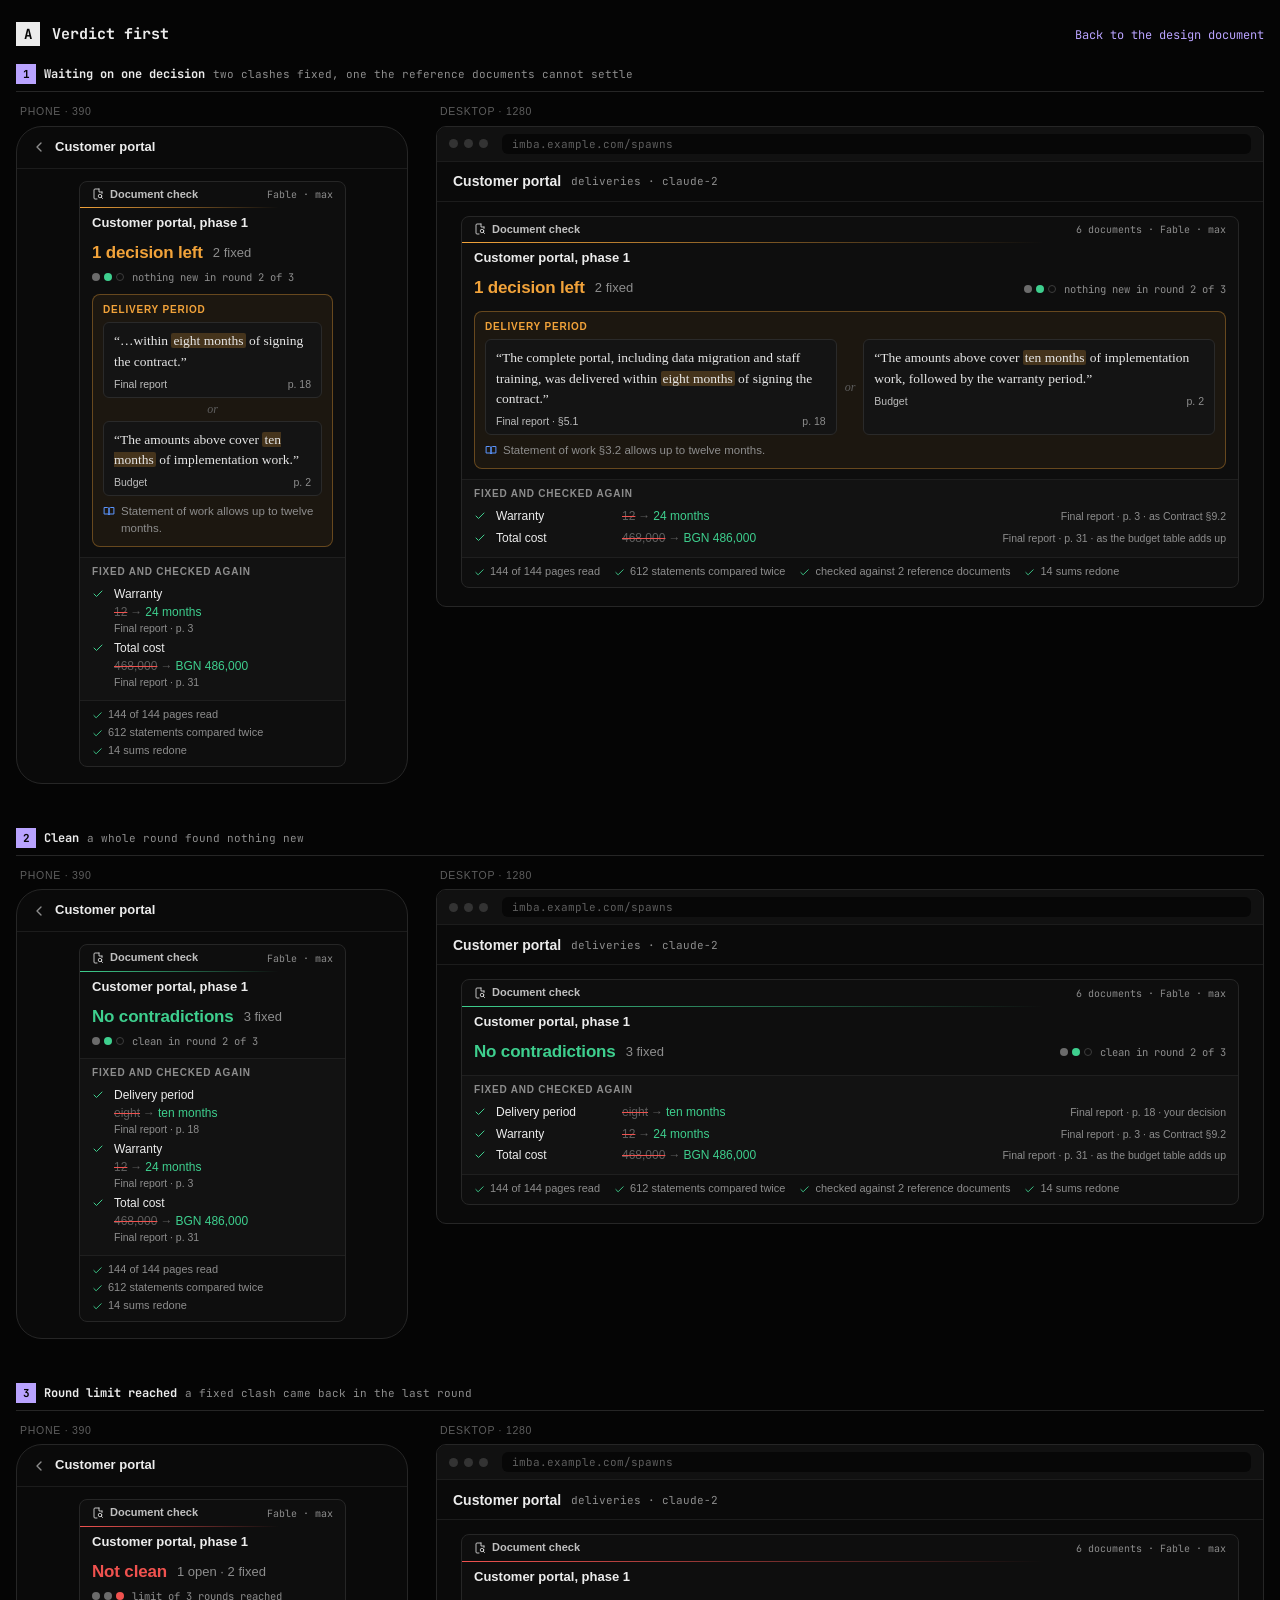
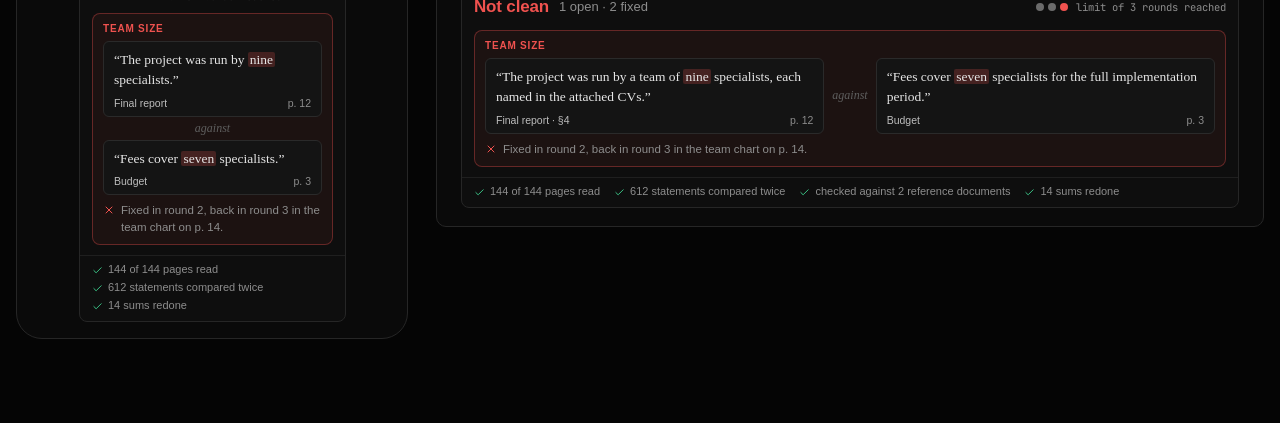
<file: designs/A.html>
<!doctype html>
<html lang="en">
<head>
<meta charset="utf-8">
<meta name="viewport" content="width=device-width, initial-scale=1">
<title>A Verdict first · Document check</title>
<link rel="preconnect" href="https://fonts.googleapis.com">
<link href="https://fonts.googleapis.com/css2?family=JetBrains+Mono:wght@400;600;700;800&display=swap" rel="stylesheet">
<link rel="stylesheet" href="mock.css">
</head>
<body>
<svg width="0" height="0" style="position:absolute">
  <symbol id="i-doc" viewBox="0 0 24 24"><path d="M14 2H6a2 2 0 0 0-2 2v16a2 2 0 0 0 2 2h4"/><path d="M14 2v6h6"/><path d="M20 8v3"/><circle cx="16" cy="16" r="3.5"/><path d="m21 21-2.5-2.5"/></symbol>
  <symbol id="i-x" viewBox="0 0 24 24"><path d="M18 6 6 18M6 6l12 12"/></symbol>
  <symbol id="i-check" viewBox="0 0 24 24"><path d="M20 6 9 17l-5-5"/></symbol>
  <symbol id="i-ref" viewBox="0 0 24 24"><path d="M3 5h6a3 3 0 0 1 3 3v12a2 2 0 0 0-2-2H3z"/><path d="M21 5h-6a3 3 0 0 0-3 3v12a2 2 0 0 1 2-2h7z"/></symbol>
  <symbol id="i-back" viewBox="0 0 24 24"><path d="m15 18-6-6 6-6"/></symbol>
</svg>

<div class="mock-title"><b>A</b><span>Verdict first</span><a href="../index.html#A">Back to the design document</a></div>

<section class="state">
  <div class="state-label"><i>1</i>Waiting on one decision <small>two clashes fixed, one the reference documents cannot settle</small></div>
  <div class="pair">
    <div class="phone-col">
      <p class="cap">Phone · 390</p>
      <div class="phone" id="A-1-phone"><div class="ptop"><svg class="ic"><use href="#i-back"/></svg>Customer portal</div>
        <div class="pfeed ph">
          <div class="card">
            <div class="hd"><span class="nm"><svg class="ic"><use href="#i-doc"/></svg>Document check</span><span class="sp"></span><span class="mt">Fable · max</span></div>
            <div class="edge"></div>
            <div class="ttl">Customer portal, phase 1</div>
            <div class="verdict"><span class="v-big">1 decision left</span><span class="v-rest">2 fixed</span>
              <span class="rounds"><i class="rd done"></i><i class="rd clean"></i><i class="rd left"></i><span class="rl">nothing new in round 2 of 3</span></span></div>
            <div class="dec">
              <div class="eb">Delivery period</div>
              <div class="slips">
                <div class="slip">“…within <mark class="a">eight months</mark> of signing the contract.”<div class="src"><b>Final report</b><span>p. 18</span></div></div>
                <div class="or">or</div>
                <div class="slip">“The amounts above cover <mark class="a">ten months</mark> of implementation work.”<div class="src"><b>Budget</b><span>p. 2</span></div></div>
              </div>
              <div class="note"><svg class="ic"><use href="#i-ref"/></svg><span>Statement of work allows up to twelve months.</span></div>
            </div>
            <div class="band"><div class="eb">Fixed and checked again</div>
              <div class="fix"><svg class="ic"><use href="#i-check"/></svg><span class="s">Warranty</span><span class="chg"><s>12</s><span class="arrow">→</span><span class="new">24 months</span></span><span class="w">Final report · p. 3</span></div>
              <div class="fix"><svg class="ic"><use href="#i-check"/></svg><span class="s">Total cost</span><span class="chg"><s>468,000</s><span class="arrow">→</span><span class="new">BGN 486,000</span></span><span class="w">Final report · p. 31</span></div>
            </div>
            <div class="foot"><span><svg class="ic"><use href="#i-check"/></svg>144 of 144 pages read</span><span><svg class="ic"><use href="#i-check"/></svg>612 statements compared twice</span><span><svg class="ic"><use href="#i-check"/></svg>14 sums redone</span></div>
          </div>
        </div>
      </div>
    </div>
    <div class="desk-col">
      <p class="cap">Desktop · 1280</p>
      <div class="browser" id="A-1-desk"><div class="chrome"><span class="dot"></span><span class="dot"></span><span class="dot"></span><span class="url">imba.example.com/spawns</span></div>
        <div class="dtop">Customer portal <span class="tag">deliveries · claude-2</span></div>
        <div class="dfeed">
          <div class="card">
            <div class="hd"><span class="nm"><svg class="ic"><use href="#i-doc"/></svg>Document check</span><span class="sp"></span><span class="mt">6 documents · Fable · max</span></div>
            <div class="edge"></div>
            <div class="ttl">Customer portal, phase 1</div>
            <div class="verdict"><span class="v-big">1 decision left</span><span class="v-rest">2 fixed</span>
              <span class="rounds"><i class="rd done"></i><i class="rd clean"></i><i class="rd left"></i><span class="rl">nothing new in round 2 of 3</span></span></div>
            <div class="dec">
              <div class="eb">Delivery period</div>
              <div class="slips">
                <div class="slip">“The complete portal, including data migration and staff training, was delivered within <mark class="a">eight months</mark> of signing the contract.”<div class="src"><b>Final report · §5.1</b><span>p. 18</span></div></div>
                <div class="or">or</div>
                <div class="slip">“The amounts above cover <mark class="a">ten months</mark> of implementation work, followed by the warranty period.”<div class="src"><b>Budget</b><span>p. 2</span></div></div>
              </div>
              <div class="note"><svg class="ic"><use href="#i-ref"/></svg><span>Statement of work §3.2 allows up to twelve months.</span></div>
            </div>
            <div class="band"><div class="eb">Fixed and checked again</div>
              <div class="fix"><svg class="ic"><use href="#i-check"/></svg><span class="s">Warranty</span><span class="chg"><s>12</s><span class="arrow">→</span><span class="new">24 months</span></span><span class="w">Final report · p. 3 · as Contract §9.2</span></div>
              <div class="fix"><svg class="ic"><use href="#i-check"/></svg><span class="s">Total cost</span><span class="chg"><s>468,000</s><span class="arrow">→</span><span class="new">BGN 486,000</span></span><span class="w">Final report · p. 31 · as the budget table adds up</span></div>
            </div>
            <div class="foot"><span><svg class="ic"><use href="#i-check"/></svg>144 of 144 pages read</span><span><svg class="ic"><use href="#i-check"/></svg>612 statements compared twice</span><span><svg class="ic"><use href="#i-check"/></svg>checked against 2 reference documents</span><span><svg class="ic"><use href="#i-check"/></svg>14 sums redone</span></div>
          </div>
        </div>
      </div>
    </div>
  </div>
</section>

<section class="state">
  <div class="state-label"><i>2</i>Clean <small>a whole round found nothing new</small></div>
  <div class="pair">
    <div class="phone-col">
      <p class="cap">Phone · 390</p>
      <div class="phone" id="A-2-phone"><div class="ptop"><svg class="ic"><use href="#i-back"/></svg>Customer portal</div>
        <div class="pfeed ph">
          <div class="card t-ok">
            <div class="hd"><span class="nm"><svg class="ic"><use href="#i-doc"/></svg>Document check</span><span class="sp"></span><span class="mt">Fable · max</span></div>
            <div class="edge"></div>
            <div class="ttl">Customer portal, phase 1</div>
            <div class="verdict"><span class="v-big">No contradictions</span><span class="v-rest">3 fixed</span>
              <span class="rounds"><i class="rd done"></i><i class="rd clean"></i><i class="rd left"></i><span class="rl">clean in round 2 of 3</span></span></div>
            <div class="band"><div class="eb">Fixed and checked again</div>
              <div class="fix"><svg class="ic"><use href="#i-check"/></svg><span class="s">Delivery period</span><span class="chg"><s>eight</s><span class="arrow">→</span><span class="new">ten months</span></span><span class="w">Final report · p. 18</span></div>
              <div class="fix"><svg class="ic"><use href="#i-check"/></svg><span class="s">Warranty</span><span class="chg"><s>12</s><span class="arrow">→</span><span class="new">24 months</span></span><span class="w">Final report · p. 3</span></div>
              <div class="fix"><svg class="ic"><use href="#i-check"/></svg><span class="s">Total cost</span><span class="chg"><s>468,000</s><span class="arrow">→</span><span class="new">BGN 486,000</span></span><span class="w">Final report · p. 31</span></div>
            </div>
            <div class="foot"><span><svg class="ic"><use href="#i-check"/></svg>144 of 144 pages read</span><span><svg class="ic"><use href="#i-check"/></svg>612 statements compared twice</span><span><svg class="ic"><use href="#i-check"/></svg>14 sums redone</span></div>
          </div>
        </div>
      </div>
    </div>
    <div class="desk-col">
      <p class="cap">Desktop · 1280</p>
      <div class="browser" id="A-2-desk"><div class="chrome"><span class="dot"></span><span class="dot"></span><span class="dot"></span><span class="url">imba.example.com/spawns</span></div>
        <div class="dtop">Customer portal <span class="tag">deliveries · claude-2</span></div>
        <div class="dfeed">
          <div class="card t-ok">
            <div class="hd"><span class="nm"><svg class="ic"><use href="#i-doc"/></svg>Document check</span><span class="sp"></span><span class="mt">6 documents · Fable · max</span></div>
            <div class="edge"></div>
            <div class="ttl">Customer portal, phase 1</div>
            <div class="verdict"><span class="v-big">No contradictions</span><span class="v-rest">3 fixed</span>
              <span class="rounds"><i class="rd done"></i><i class="rd clean"></i><i class="rd left"></i><span class="rl">clean in round 2 of 3</span></span></div>
            <div class="band"><div class="eb">Fixed and checked again</div>
              <div class="fix"><svg class="ic"><use href="#i-check"/></svg><span class="s">Delivery period</span><span class="chg"><s>eight</s><span class="arrow">→</span><span class="new">ten months</span></span><span class="w">Final report · p. 18 · your decision</span></div>
              <div class="fix"><svg class="ic"><use href="#i-check"/></svg><span class="s">Warranty</span><span class="chg"><s>12</s><span class="arrow">→</span><span class="new">24 months</span></span><span class="w">Final report · p. 3 · as Contract §9.2</span></div>
              <div class="fix"><svg class="ic"><use href="#i-check"/></svg><span class="s">Total cost</span><span class="chg"><s>468,000</s><span class="arrow">→</span><span class="new">BGN 486,000</span></span><span class="w">Final report · p. 31 · as the budget table adds up</span></div>
            </div>
            <div class="foot"><span><svg class="ic"><use href="#i-check"/></svg>144 of 144 pages read</span><span><svg class="ic"><use href="#i-check"/></svg>612 statements compared twice</span><span><svg class="ic"><use href="#i-check"/></svg>checked against 2 reference documents</span><span><svg class="ic"><use href="#i-check"/></svg>14 sums redone</span></div>
          </div>
        </div>
      </div>
    </div>
  </div>
</section>

<section class="state">
  <div class="state-label"><i>3</i>Round limit reached <small>a fixed clash came back in the last round</small></div>
  <div class="pair">
    <div class="phone-col">
      <p class="cap">Phone · 390</p>
      <div class="phone" id="A-3-phone"><div class="ptop"><svg class="ic"><use href="#i-back"/></svg>Customer portal</div>
        <div class="pfeed ph">
          <div class="card t-err">
            <div class="hd"><span class="nm"><svg class="ic"><use href="#i-doc"/></svg>Document check</span><span class="sp"></span><span class="mt">Fable · max</span></div>
            <div class="edge"></div>
            <div class="ttl">Customer portal, phase 1</div>
            <div class="verdict"><span class="v-big">Not clean</span><span class="v-rest">1 open · 2 fixed</span>
              <span class="rounds"><i class="rd done"></i><i class="rd done"></i><i class="rd fail"></i><span class="rl">limit of 3 rounds reached</span></span></div>
            <div class="dec">
              <div class="eb">Team size</div>
              <div class="slips">
                <div class="slip">“The project was run by <mark class="r">nine</mark> specialists.”<div class="src"><b>Final report</b><span>p. 12</span></div></div>
                <div class="or">against</div>
                <div class="slip">“Fees cover <mark class="r">seven</mark> specialists.”<div class="src"><b>Budget</b><span>p. 3</span></div></div>
              </div>
              <div class="note bad"><svg class="ic"><use href="#i-x"/></svg><span>Fixed in round 2, back in round 3 in the team chart on p. 14.</span></div>
            </div>
            <div class="foot"><span><svg class="ic"><use href="#i-check"/></svg>144 of 144 pages read</span><span><svg class="ic"><use href="#i-check"/></svg>612 statements compared twice</span><span><svg class="ic"><use href="#i-check"/></svg>14 sums redone</span></div>
          </div>
        </div>
      </div>
    </div>
    <div class="desk-col">
      <p class="cap">Desktop · 1280</p>
      <div class="browser" id="A-3-desk"><div class="chrome"><span class="dot"></span><span class="dot"></span><span class="dot"></span><span class="url">imba.example.com/spawns</span></div>
        <div class="dtop">Customer portal <span class="tag">deliveries · claude-2</span></div>
        <div class="dfeed">
          <div class="card t-err">
            <div class="hd"><span class="nm"><svg class="ic"><use href="#i-doc"/></svg>Document check</span><span class="sp"></span><span class="mt">6 documents · Fable · max</span></div>
            <div class="edge"></div>
            <div class="ttl">Customer portal, phase 1</div>
            <div class="verdict"><span class="v-big">Not clean</span><span class="v-rest">1 open · 2 fixed</span>
              <span class="rounds"><i class="rd done"></i><i class="rd done"></i><i class="rd fail"></i><span class="rl">limit of 3 rounds reached</span></span></div>
            <div class="dec">
              <div class="eb">Team size</div>
              <div class="slips">
                <div class="slip">“The project was run by a team of <mark class="r">nine</mark> specialists, each named in the attached CVs.”<div class="src"><b>Final report · §4</b><span>p. 12</span></div></div>
                <div class="or">against</div>
                <div class="slip">“Fees cover <mark class="r">seven</mark> specialists for the full implementation period.”<div class="src"><b>Budget</b><span>p. 3</span></div></div>
              </div>
              <div class="note bad"><svg class="ic"><use href="#i-x"/></svg><span>Fixed in round 2, back in round 3 in the team chart on p. 14.</span></div>
            </div>
            <div class="foot"><span><svg class="ic"><use href="#i-check"/></svg>144 of 144 pages read</span><span><svg class="ic"><use href="#i-check"/></svg>612 statements compared twice</span><span><svg class="ic"><use href="#i-check"/></svg>checked against 2 reference documents</span><span><svg class="ic"><use href="#i-check"/></svg>14 sums redone</span></div>
          </div>
        </div>
      </div>
    </div>
  </div>
</section>
</body>
</html>
</file>
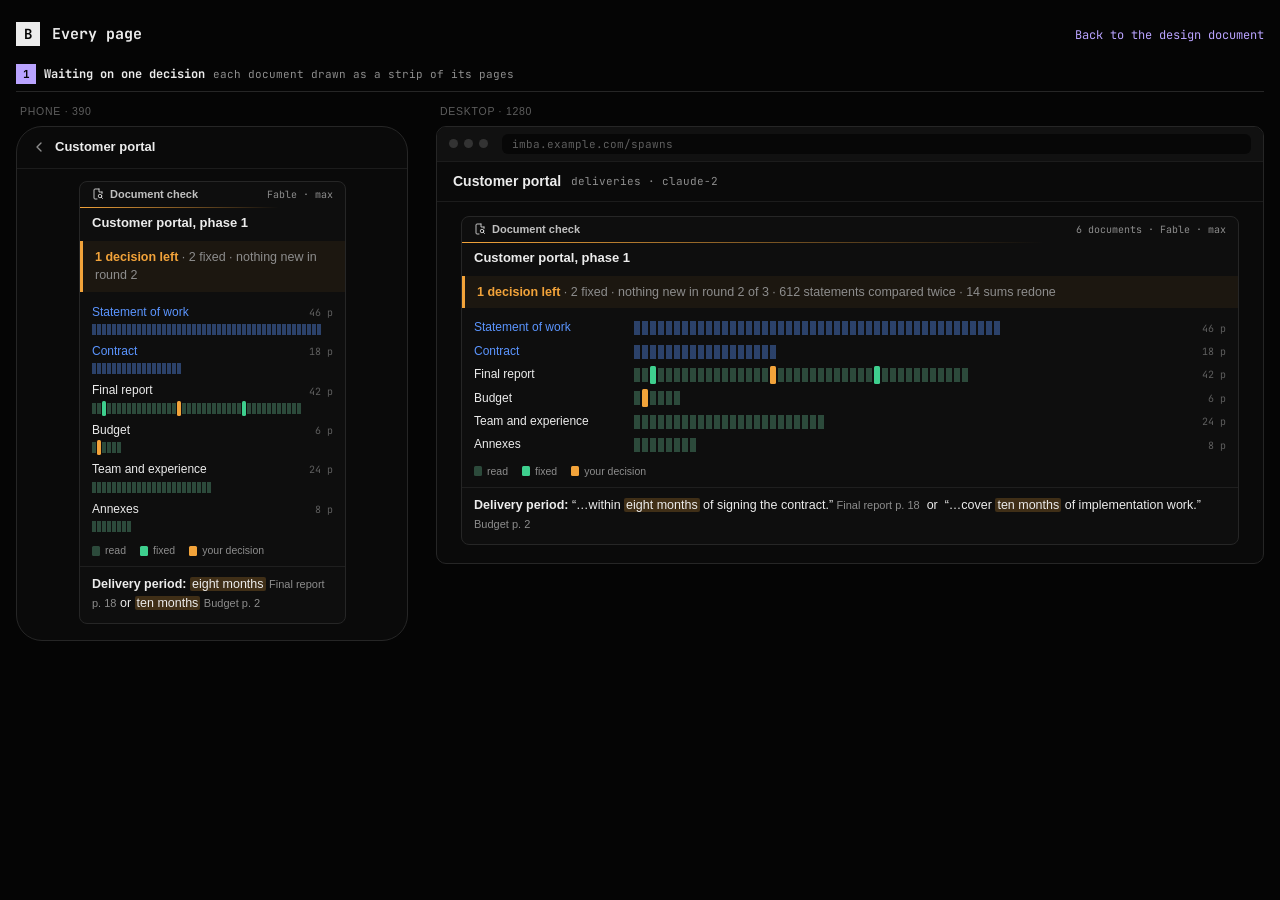
<file: designs/B.html>
<!doctype html>
<html lang="en">
<head>
<meta charset="utf-8">
<meta name="viewport" content="width=device-width, initial-scale=1">
<title>B Every page · Document check</title>
<link rel="preconnect" href="https://fonts.googleapis.com">
<link href="https://fonts.googleapis.com/css2?family=JetBrains+Mono:wght@400;600;700;800&display=swap" rel="stylesheet">
<link rel="stylesheet" href="mock.css">
</head>
<body>
<svg width="0" height="0" style="position:absolute">
  <symbol id="i-doc" viewBox="0 0 24 24"><path d="M14 2H6a2 2 0 0 0-2 2v16a2 2 0 0 0 2 2h4"/><path d="M14 2v6h6"/><path d="M20 8v3"/><circle cx="16" cy="16" r="3.5"/><path d="m21 21-2.5-2.5"/></symbol>
  <symbol id="i-back" viewBox="0 0 24 24"><path d="m15 18-6-6 6-6"/></symbol>
</svg>

<div class="mock-title"><b>B</b><span>Every page</span><a href="../index.html#B">Back to the design document</a></div>

<section class="state">
  <div class="state-label"><i>1</i>Waiting on one decision <small>each document drawn as a strip of its pages</small></div>
  <div class="pair">
    <div class="phone-col">
      <p class="cap">Phone · 390</p>
      <div class="phone" id="B-1-phone"><div class="ptop"><svg class="ic"><use href="#i-back"/></svg>Customer portal</div>
        <div class="pfeed ph">
          <div class="card">
            <div class="hd"><span class="nm"><svg class="ic"><use href="#i-doc"/></svg>Document check</span><span class="sp"></span><span class="mt">Fable · max</span></div>
            <div class="edge"></div>
            <div class="ttl">Customer portal, phase 1</div>
            <div class="rail"><b>1 decision left</b> <span class="m">· 2 fixed · nothing new in round 2</span></div>
            <div class="cov">
              <div class="dr"><span class="dn ref">Statement of work</span><span class="pages ref" style="--n:46"></span><span class="pc">46 p</span></div>
              <div class="dr"><span class="dn ref">Contract</span><span class="pages ref" style="--n:18"></span><span class="pc">18 p</span></div>
              <div class="dr"><span class="dn">Final report</span><span class="pages" style="--n:42"><i class="mk g" style="--p:2"></i><i class="mk a" style="--p:17"></i><i class="mk g" style="--p:30"></i></span><span class="pc">42 p</span></div>
              <div class="dr"><span class="dn">Budget</span><span class="pages" style="--n:6"><i class="mk a" style="--p:1"></i></span><span class="pc">6 p</span></div>
              <div class="dr"><span class="dn">Team and experience</span><span class="pages" style="--n:24"></span><span class="pc">24 p</span></div>
              <div class="dr"><span class="dn">Annexes</span><span class="pages" style="--n:8"></span><span class="pc">8 p</span></div>
              <div class="legend"><span><i class="sq read"></i>read</span><span><i class="sq g"></i>fixed</span><span><i class="sq a"></i>your decision</span></div>
            </div>
            <div class="decl"><b>Delivery period:</b> <mark class="a">eight months</mark> <span class="doc">Final report p. 18</span> or <mark class="a">ten months</mark> <span class="doc">Budget p. 2</span></div>
          </div>
        </div>
      </div>
    </div>
    <div class="desk-col">
      <p class="cap">Desktop · 1280</p>
      <div class="browser" id="B-1-desk"><div class="chrome"><span class="dot"></span><span class="dot"></span><span class="dot"></span><span class="url">imba.example.com/spawns</span></div>
        <div class="dtop">Customer portal <span class="tag">deliveries · claude-2</span></div>
        <div class="dfeed">
          <div class="card">
            <div class="hd"><span class="nm"><svg class="ic"><use href="#i-doc"/></svg>Document check</span><span class="sp"></span><span class="mt">6 documents · Fable · max</span></div>
            <div class="edge"></div>
            <div class="ttl">Customer portal, phase 1</div>
            <div class="rail"><b>1 decision left</b> <span class="m">· 2 fixed · nothing new in round 2 of 3 · 612 statements compared twice · 14 sums redone</span></div>
            <div class="cov">
              <div class="dr"><span class="dn ref">Statement of work</span><span class="pages ref" style="--n:46"></span><span class="pc">46 p</span></div>
              <div class="dr"><span class="dn ref">Contract</span><span class="pages ref" style="--n:18"></span><span class="pc">18 p</span></div>
              <div class="dr"><span class="dn">Final report</span><span class="pages" style="--n:42"><i class="mk g" style="--p:2"></i><i class="mk a" style="--p:17"></i><i class="mk g" style="--p:30"></i></span><span class="pc">42 p</span></div>
              <div class="dr"><span class="dn">Budget</span><span class="pages" style="--n:6"><i class="mk a" style="--p:1"></i></span><span class="pc">6 p</span></div>
              <div class="dr"><span class="dn">Team and experience</span><span class="pages" style="--n:24"></span><span class="pc">24 p</span></div>
              <div class="dr"><span class="dn">Annexes</span><span class="pages" style="--n:8"></span><span class="pc">8 p</span></div>
              <div class="legend"><span><i class="sq read"></i>read</span><span><i class="sq g"></i>fixed</span><span><i class="sq a"></i>your decision</span></div>
            </div>
            <div class="decl"><b>Delivery period:</b> “…within <mark class="a">eight months</mark> of signing the contract.” <span class="doc">Final report p. 18</span> &nbsp;or&nbsp; “…cover <mark class="a">ten months</mark> of implementation work.” <span class="doc">Budget p. 2</span></div>
          </div>
        </div>
      </div>
    </div>
  </div>
</section>
</body>
</html>
</file>
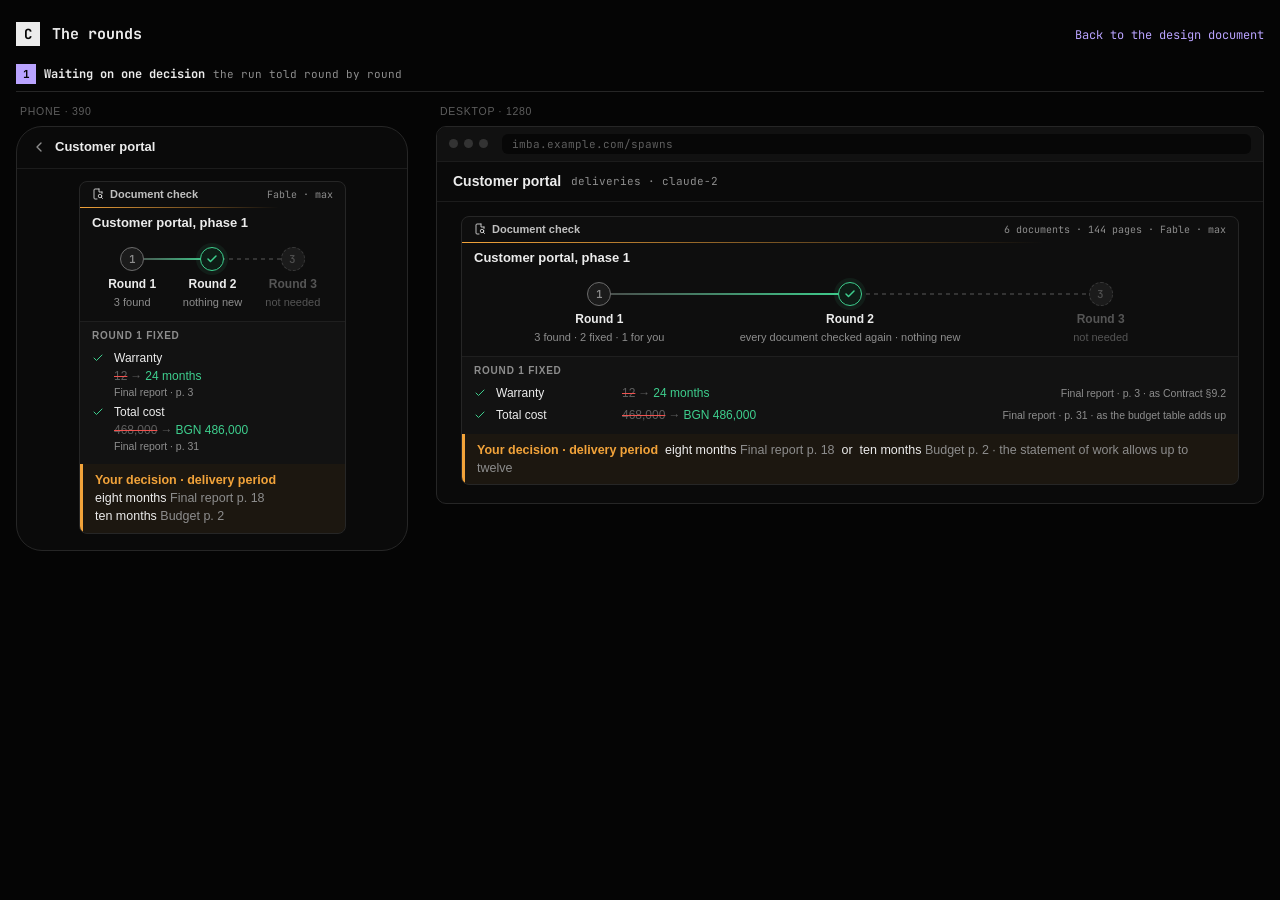
<file: designs/C.html>
<!doctype html>
<html lang="en">
<head>
<meta charset="utf-8">
<meta name="viewport" content="width=device-width, initial-scale=1">
<title>C The rounds · Document check</title>
<link rel="preconnect" href="https://fonts.googleapis.com">
<link href="https://fonts.googleapis.com/css2?family=JetBrains+Mono:wght@400;600;700;800&display=swap" rel="stylesheet">
<link rel="stylesheet" href="mock.css">
</head>
<body>
<svg width="0" height="0" style="position:absolute">
  <symbol id="i-doc" viewBox="0 0 24 24"><path d="M14 2H6a2 2 0 0 0-2 2v16a2 2 0 0 0 2 2h4"/><path d="M14 2v6h6"/><path d="M20 8v3"/><circle cx="16" cy="16" r="3.5"/><path d="m21 21-2.5-2.5"/></symbol>
  <symbol id="i-check" viewBox="0 0 24 24"><path d="M20 6 9 17l-5-5"/></symbol>
  <symbol id="i-back" viewBox="0 0 24 24"><path d="m15 18-6-6 6-6"/></symbol>
</svg>

<div class="mock-title"><b>C</b><span>The rounds</span><a href="../index.html#C">Back to the design document</a></div>

<section class="state">
  <div class="state-label"><i>1</i>Waiting on one decision <small>the run told round by round</small></div>
  <div class="pair">
    <div class="phone-col">
      <p class="cap">Phone · 390</p>
      <div class="phone" id="C-1-phone"><div class="ptop"><svg class="ic"><use href="#i-back"/></svg>Customer portal</div>
        <div class="pfeed ph">
          <div class="card">
            <div class="hd"><span class="nm"><svg class="ic"><use href="#i-doc"/></svg>Document check</span><span class="sp"></span><span class="mt">Fable · max</span></div>
            <div class="edge"></div>
            <div class="ttl">Customer portal, phase 1</div>
            <div class="track">
              <div class="st"><span class="dn2">1</span><b>Round 1</b><span>3 found</span></div>
              <div class="st clean"><span class="dn2"><svg class="ic"><use href="#i-check"/></svg></span><b>Round 2</b><span>nothing new</span></div>
              <div class="st off"><span class="dn2">3</span><b>Round 3</b><span>not needed</span></div>
            </div>
            <div class="band"><div class="eb">Round 1 fixed</div>
              <div class="fix"><svg class="ic"><use href="#i-check"/></svg><span class="s">Warranty</span><span class="chg"><s>12</s><span class="arrow">→</span><span class="new">24 months</span></span><span class="w">Final report · p. 3</span></div>
              <div class="fix"><svg class="ic"><use href="#i-check"/></svg><span class="s">Total cost</span><span class="chg"><s>468,000</s><span class="arrow">→</span><span class="new">BGN 486,000</span></span><span class="w">Final report · p. 31</span></div>
            </div>
            <div class="rail" style="margin-top:0"><b>Your decision · delivery period</b><br>eight months <span class="m">Final report p. 18</span><br>ten months <span class="m">Budget p. 2</span></div>
          </div>
        </div>
      </div>
    </div>
    <div class="desk-col">
      <p class="cap">Desktop · 1280</p>
      <div class="browser" id="C-1-desk"><div class="chrome"><span class="dot"></span><span class="dot"></span><span class="dot"></span><span class="url">imba.example.com/spawns</span></div>
        <div class="dtop">Customer portal <span class="tag">deliveries · claude-2</span></div>
        <div class="dfeed">
          <div class="card">
            <div class="hd"><span class="nm"><svg class="ic"><use href="#i-doc"/></svg>Document check</span><span class="sp"></span><span class="mt">6 documents · 144 pages · Fable · max</span></div>
            <div class="edge"></div>
            <div class="ttl">Customer portal, phase 1</div>
            <div class="track">
              <div class="st"><span class="dn2">1</span><b>Round 1</b><span>3 found · 2 fixed · 1 for you</span></div>
              <div class="st clean"><span class="dn2"><svg class="ic"><use href="#i-check"/></svg></span><b>Round 2</b><span>every document checked again · nothing new</span></div>
              <div class="st off"><span class="dn2">3</span><b>Round 3</b><span>not needed</span></div>
            </div>
            <div class="band"><div class="eb">Round 1 fixed</div>
              <div class="fix"><svg class="ic"><use href="#i-check"/></svg><span class="s">Warranty</span><span class="chg"><s>12</s><span class="arrow">→</span><span class="new">24 months</span></span><span class="w">Final report · p. 3 · as Contract §9.2</span></div>
              <div class="fix"><svg class="ic"><use href="#i-check"/></svg><span class="s">Total cost</span><span class="chg"><s>468,000</s><span class="arrow">→</span><span class="new">BGN 486,000</span></span><span class="w">Final report · p. 31 · as the budget table adds up</span></div>
            </div>
            <div class="rail" style="margin-top:0"><b>Your decision · delivery period</b> &nbsp;eight months <span class="m">Final report p. 18</span> &nbsp;or&nbsp; ten months <span class="m">Budget p. 2</span> <span class="m">· the statement of work allows up to twelve</span></div>
          </div>
        </div>
      </div>
    </div>
  </div>
</section>
</body>
</html>
</file>
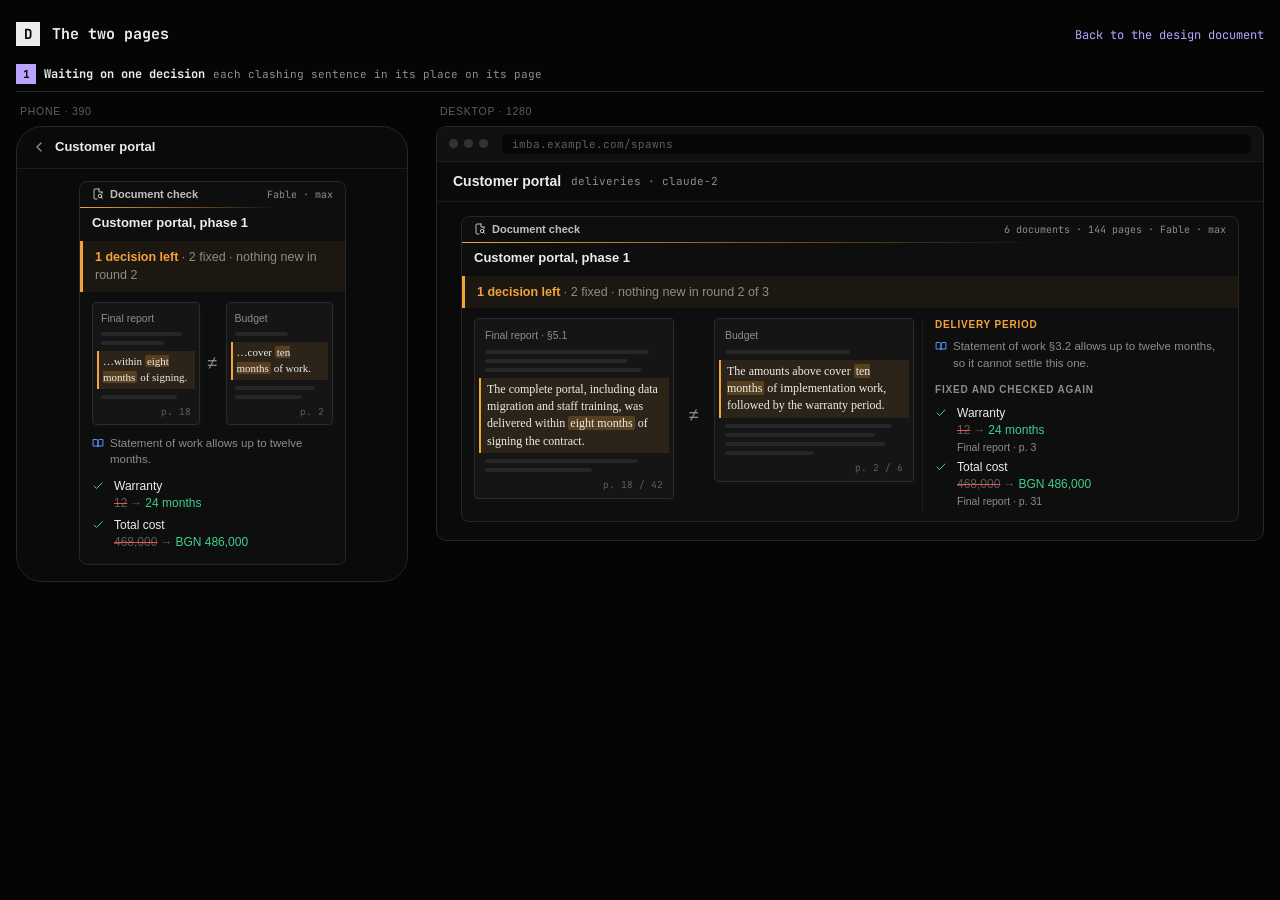
<file: designs/D.html>
<!doctype html>
<html lang="en">
<head>
<meta charset="utf-8">
<meta name="viewport" content="width=device-width, initial-scale=1">
<title>D The two pages · Document check</title>
<link rel="preconnect" href="https://fonts.googleapis.com">
<link href="https://fonts.googleapis.com/css2?family=JetBrains+Mono:wght@400;600;700;800&display=swap" rel="stylesheet">
<link rel="stylesheet" href="mock.css">
</head>
<body>
<svg width="0" height="0" style="position:absolute">
  <symbol id="i-doc" viewBox="0 0 24 24"><path d="M14 2H6a2 2 0 0 0-2 2v16a2 2 0 0 0 2 2h4"/><path d="M14 2v6h6"/><path d="M20 8v3"/><circle cx="16" cy="16" r="3.5"/><path d="m21 21-2.5-2.5"/></symbol>
  <symbol id="i-check" viewBox="0 0 24 24"><path d="M20 6 9 17l-5-5"/></symbol>
  <symbol id="i-ref" viewBox="0 0 24 24"><path d="M3 5h6a3 3 0 0 1 3 3v12a2 2 0 0 0-2-2H3z"/><path d="M21 5h-6a3 3 0 0 0-3 3v12a2 2 0 0 1 2-2h7z"/></symbol>
  <symbol id="i-back" viewBox="0 0 24 24"><path d="m15 18-6-6 6-6"/></symbol>
</svg>

<div class="mock-title"><b>D</b><span>The two pages</span><a href="../index.html#D">Back to the design document</a></div>

<section class="state">
  <div class="state-label"><i>1</i>Waiting on one decision <small>each clashing sentence in its place on its page</small></div>
  <div class="pair">
    <div class="phone-col">
      <p class="cap">Phone · 390</p>
      <div class="phone" id="D-1-phone"><div class="ptop"><svg class="ic"><use href="#i-back"/></svg>Customer portal</div>
        <div class="pfeed ph">
          <div class="card">
            <div class="hd"><span class="nm"><svg class="ic"><use href="#i-doc"/></svg>Document check</span><span class="sp"></span><span class="mt">Fable · max</span></div>
            <div class="edge"></div>
            <div class="ttl">Customer portal, phase 1</div>
            <div class="rail"><b>1 decision left</b> <span class="m">· 2 fixed · nothing new in round 2</span></div>
            <div class="two">
              <div class="pg2"><div class="dn">Final report</div><div class="sk" style="width:90%"></div><div class="sk" style="width:70%"></div>
                <div class="hl">…within <mark class="a">eight months</mark> of signing.</div><div class="sk" style="width:85%"></div><div class="pn">p. 18</div></div>
              <div class="ne">&ne;</div>
              <div class="pg2"><div class="dn">Budget</div><div class="sk" style="width:60%"></div>
                <div class="hl">…cover <mark class="a">ten months</mark> of work.</div><div class="sk" style="width:90%"></div><div class="sk" style="width:75%"></div><div class="pn">p. 2</div></div>
              <div class="side2">
                <div class="note" style="margin:0 0 8px"><svg class="ic"><use href="#i-ref"/></svg><span>Statement of work allows up to twelve months.</span></div>
                <div class="fix"><svg class="ic"><use href="#i-check"/></svg><span class="s">Warranty</span><span class="chg"><s>12</s><span class="arrow">→</span><span class="new">24 months</span></span></div>
                <div class="fix"><svg class="ic"><use href="#i-check"/></svg><span class="s">Total cost</span><span class="chg"><s>468,000</s><span class="arrow">→</span><span class="new">BGN 486,000</span></span></div>
              </div>
            </div>
          </div>
        </div>
      </div>
    </div>
    <div class="desk-col">
      <p class="cap">Desktop · 1280</p>
      <div class="browser" id="D-1-desk"><div class="chrome"><span class="dot"></span><span class="dot"></span><span class="dot"></span><span class="url">imba.example.com/spawns</span></div>
        <div class="dtop">Customer portal <span class="tag">deliveries · claude-2</span></div>
        <div class="dfeed">
          <div class="card">
            <div class="hd"><span class="nm"><svg class="ic"><use href="#i-doc"/></svg>Document check</span><span class="sp"></span><span class="mt">6 documents · 144 pages · Fable · max</span></div>
            <div class="edge"></div>
            <div class="ttl">Customer portal, phase 1</div>
            <div class="rail"><b>1 decision left</b> <span class="m">· 2 fixed · nothing new in round 2 of 3</span></div>
            <div class="two">
              <div class="pg2"><div class="dn">Final report · §5.1</div><div class="sk" style="width:92%"></div><div class="sk" style="width:80%"></div><div class="sk" style="width:88%"></div>
                <div class="hl">The complete portal, including data migration and staff training, was delivered within <mark class="a">eight months</mark> of signing the contract.</div><div class="sk" style="width:86%"></div><div class="sk" style="width:60%"></div><div class="pn">p. 18 / 42</div></div>
              <div class="ne">&ne;</div>
              <div class="pg2"><div class="dn">Budget</div><div class="sk" style="width:70%"></div>
                <div class="hl">The amounts above cover <mark class="a">ten months</mark> of implementation work, followed by the warranty period.</div><div class="sk" style="width:94%"></div><div class="sk" style="width:84%"></div><div class="sk" style="width:90%"></div><div class="sk" style="width:50%"></div><div class="pn">p. 2 / 6</div></div>
              <div class="side2">
                <div class="eb" style="color:var(--warn)">Delivery period</div>
                <div class="note" style="margin:0 0 12px"><svg class="ic"><use href="#i-ref"/></svg><span>Statement of work §3.2 allows up to twelve months, so it cannot settle this one.</span></div>
                <div class="eb">Fixed and checked again</div>
                <div class="fix"><svg class="ic"><use href="#i-check"/></svg><span class="s">Warranty</span><span class="chg"><s>12</s><span class="arrow">→</span><span class="new">24 months</span></span><span class="w">Final report · p. 3</span></div>
                <div class="fix"><svg class="ic"><use href="#i-check"/></svg><span class="s">Total cost</span><span class="chg"><s>468,000</s><span class="arrow">→</span><span class="new">BGN 486,000</span></span><span class="w">Final report · p. 31</span></div>
              </div>
            </div>
          </div>
        </div>
      </div>
    </div>
  </div>
</section>
</body>
</html>
</file>
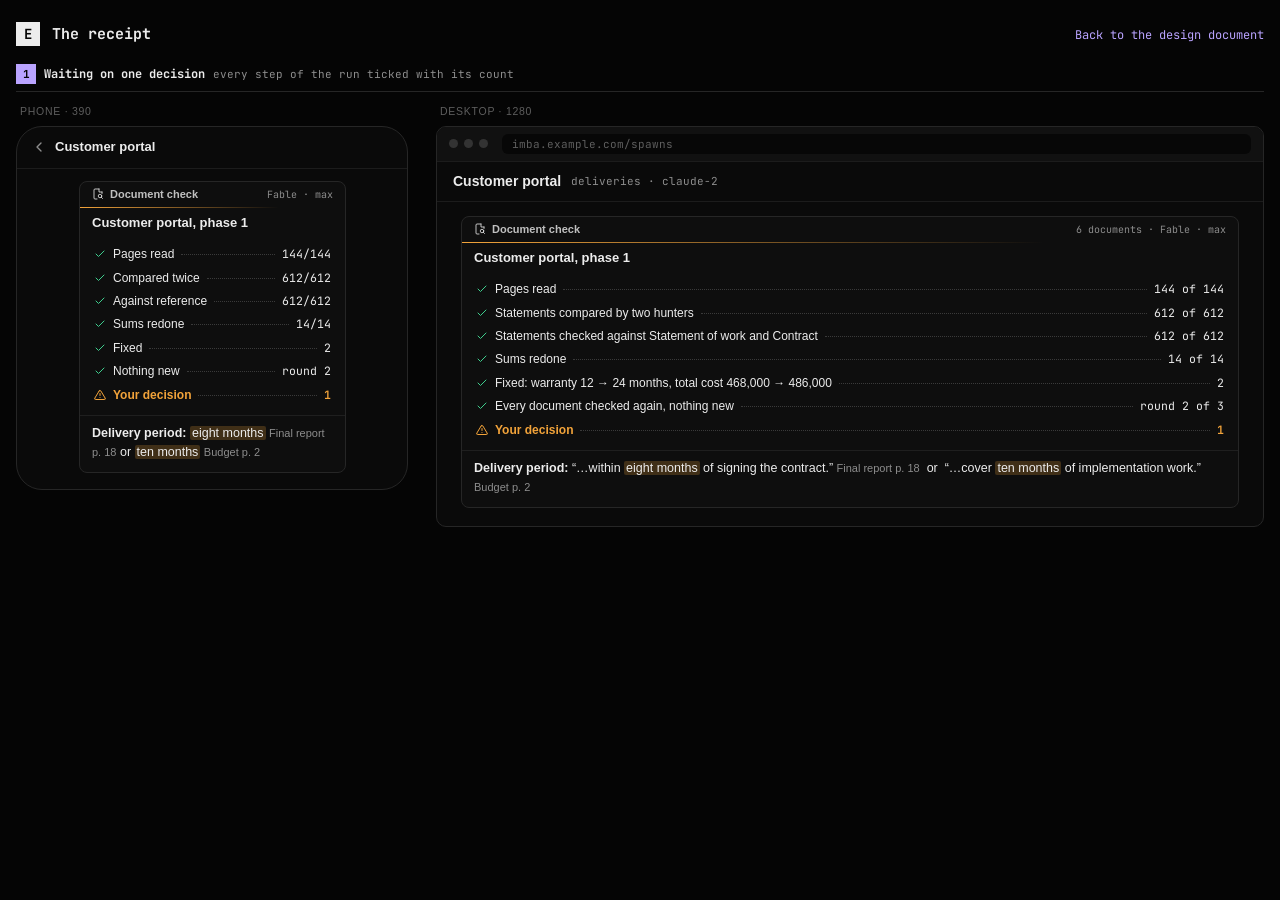
<file: designs/E.html>
<!doctype html>
<html lang="en">
<head>
<meta charset="utf-8">
<meta name="viewport" content="width=device-width, initial-scale=1">
<title>E The receipt · Document check</title>
<link rel="preconnect" href="https://fonts.googleapis.com">
<link href="https://fonts.googleapis.com/css2?family=JetBrains+Mono:wght@400;600;700;800&display=swap" rel="stylesheet">
<link rel="stylesheet" href="mock.css">
</head>
<body>
<svg width="0" height="0" style="position:absolute">
  <symbol id="i-doc" viewBox="0 0 24 24"><path d="M14 2H6a2 2 0 0 0-2 2v16a2 2 0 0 0 2 2h4"/><path d="M14 2v6h6"/><path d="M20 8v3"/><circle cx="16" cy="16" r="3.5"/><path d="m21 21-2.5-2.5"/></symbol>
  <symbol id="i-check" viewBox="0 0 24 24"><path d="M20 6 9 17l-5-5"/></symbol>
  <symbol id="i-alert" viewBox="0 0 24 24"><path d="M10.3 3.9 1.8 18a2 2 0 0 0 1.7 3h17a2 2 0 0 0 1.7-3L13.7 3.9a2 2 0 0 0-3.4 0z"/><path d="M12 9v4M12 17h.01"/></symbol>
  <symbol id="i-back" viewBox="0 0 24 24"><path d="m15 18-6-6 6-6"/></symbol>
</svg>

<div class="mock-title"><b>E</b><span>The receipt</span><a href="../index.html#E">Back to the design document</a></div>

<section class="state">
  <div class="state-label"><i>1</i>Waiting on one decision <small>every step of the run ticked with its count</small></div>
  <div class="pair">
    <div class="phone-col">
      <p class="cap">Phone · 390</p>
      <div class="phone" id="E-1-phone"><div class="ptop"><svg class="ic"><use href="#i-back"/></svg>Customer portal</div>
        <div class="pfeed ph">
          <div class="card">
            <div class="hd"><span class="nm"><svg class="ic"><use href="#i-doc"/></svg>Document check</span><span class="sp"></span><span class="mt">Fable · max</span></div>
            <div class="edge"></div>
            <div class="ttl">Customer portal, phase 1</div>
            <div class="rc">
              <div class="ln"><svg class="ic"><use href="#i-check"/></svg><span class="lbl">Pages read</span><span class="lead2"></span><span class="v">144/144</span></div>
              <div class="ln"><svg class="ic"><use href="#i-check"/></svg><span class="lbl">Compared twice</span><span class="lead2"></span><span class="v">612/612</span></div>
              <div class="ln"><svg class="ic"><use href="#i-check"/></svg><span class="lbl">Against reference</span><span class="lead2"></span><span class="v">612/612</span></div>
              <div class="ln"><svg class="ic"><use href="#i-check"/></svg><span class="lbl">Sums redone</span><span class="lead2"></span><span class="v">14/14</span></div>
              <div class="ln"><svg class="ic"><use href="#i-check"/></svg><span class="lbl">Fixed</span><span class="lead2"></span><span class="v">2</span></div>
              <div class="ln"><svg class="ic"><use href="#i-check"/></svg><span class="lbl">Nothing new</span><span class="lead2"></span><span class="v">round 2</span></div>
              <div class="ln warn"><svg class="ic"><use href="#i-alert"/></svg><span class="lbl">Your decision</span><span class="lead2"></span><span class="v">1</span></div>
            </div>
            <div class="decl"><b>Delivery period:</b> <mark class="a">eight months</mark> <span class="doc">Final report p. 18</span> or <mark class="a">ten months</mark> <span class="doc">Budget p. 2</span></div>
          </div>
        </div>
      </div>
    </div>
    <div class="desk-col">
      <p class="cap">Desktop · 1280</p>
      <div class="browser" id="E-1-desk"><div class="chrome"><span class="dot"></span><span class="dot"></span><span class="dot"></span><span class="url">imba.example.com/spawns</span></div>
        <div class="dtop">Customer portal <span class="tag">deliveries · claude-2</span></div>
        <div class="dfeed">
          <div class="card">
            <div class="hd"><span class="nm"><svg class="ic"><use href="#i-doc"/></svg>Document check</span><span class="sp"></span><span class="mt">6 documents · Fable · max</span></div>
            <div class="edge"></div>
            <div class="ttl">Customer portal, phase 1</div>
            <div class="rc">
              <div class="ln"><svg class="ic"><use href="#i-check"/></svg><span class="lbl">Pages read</span><span class="lead2"></span><span class="v">144 of 144</span></div>
              <div class="ln"><svg class="ic"><use href="#i-check"/></svg><span class="lbl">Statements compared by two hunters</span><span class="lead2"></span><span class="v">612 of 612</span></div>
              <div class="ln"><svg class="ic"><use href="#i-check"/></svg><span class="lbl">Statements checked against Statement of work and Contract</span><span class="lead2"></span><span class="v">612 of 612</span></div>
              <div class="ln"><svg class="ic"><use href="#i-check"/></svg><span class="lbl">Sums redone</span><span class="lead2"></span><span class="v">14 of 14</span></div>
              <div class="ln"><svg class="ic"><use href="#i-check"/></svg><span class="lbl">Fixed: warranty 12 → 24 months, total cost 468,000 → 486,000</span><span class="lead2"></span><span class="v">2</span></div>
              <div class="ln"><svg class="ic"><use href="#i-check"/></svg><span class="lbl">Every document checked again, nothing new</span><span class="lead2"></span><span class="v">round 2 of 3</span></div>
              <div class="ln warn"><svg class="ic"><use href="#i-alert"/></svg><span class="lbl">Your decision</span><span class="lead2"></span><span class="v">1</span></div>
            </div>
            <div class="decl"><b>Delivery period:</b> “…within <mark class="a">eight months</mark> of signing the contract.” <span class="doc">Final report p. 18</span> &nbsp;or&nbsp; “…cover <mark class="a">ten months</mark> of implementation work.” <span class="doc">Budget p. 2</span></div>
          </div>
        </div>
      </div>
    </div>
  </div>
</section>
</body>
</html>
</file>
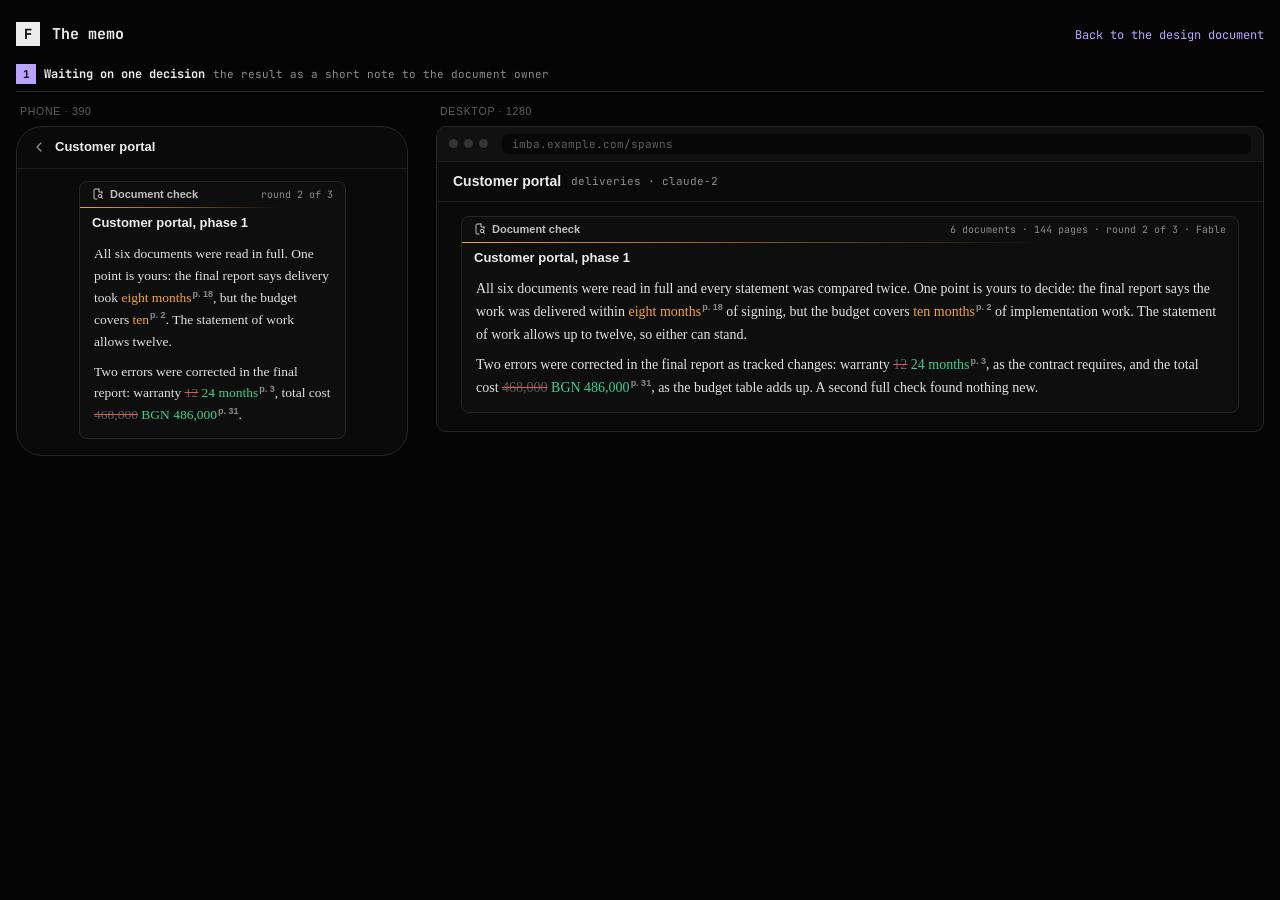
<file: designs/F.html>
<!doctype html>
<html lang="en">
<head>
<meta charset="utf-8">
<meta name="viewport" content="width=device-width, initial-scale=1">
<title>F The memo · Document check</title>
<link rel="preconnect" href="https://fonts.googleapis.com">
<link href="https://fonts.googleapis.com/css2?family=JetBrains+Mono:wght@400;600;700;800&display=swap" rel="stylesheet">
<link rel="stylesheet" href="mock.css">
</head>
<body>
<svg width="0" height="0" style="position:absolute">
  <symbol id="i-doc" viewBox="0 0 24 24"><path d="M14 2H6a2 2 0 0 0-2 2v16a2 2 0 0 0 2 2h4"/><path d="M14 2v6h6"/><path d="M20 8v3"/><circle cx="16" cy="16" r="3.5"/><path d="m21 21-2.5-2.5"/></symbol>
  <symbol id="i-back" viewBox="0 0 24 24"><path d="m15 18-6-6 6-6"/></symbol>
</svg>

<div class="mock-title"><b>F</b><span>The memo</span><a href="../index.html#F">Back to the design document</a></div>

<section class="state">
  <div class="state-label"><i>1</i>Waiting on one decision <small>the result as a short note to the document owner</small></div>
  <div class="pair">
    <div class="phone-col">
      <p class="cap">Phone · 390</p>
      <div class="phone" id="F-1-phone"><div class="ptop"><svg class="ic"><use href="#i-back"/></svg>Customer portal</div>
        <div class="pfeed ph">
          <div class="card">
            <div class="hd"><span class="nm"><svg class="ic"><use href="#i-doc"/></svg>Document check</span><span class="sp"></span><span class="mt">round 2 of 3</span></div>
            <div class="edge"></div>
            <div class="ttl">Customer portal, phase 1</div>
            <div class="memo">
              <p>All six documents were read in full. One point is yours: the final report says delivery took <span class="q">eight months</span><sup>p. 18</sup>, but the budget covers <span class="q">ten</span><sup>p. 2</sup>. The statement of work allows twelve.</p>
              <p>Two errors were corrected in the final report: warranty <s>12</s> <span class="new">24 months</span><sup>p. 3</sup>, total cost <s>468,000</s> <span class="new">BGN 486,000</span><sup>p. 31</sup>.</p>
            </div>
          </div>
        </div>
      </div>
    </div>
    <div class="desk-col">
      <p class="cap">Desktop · 1280</p>
      <div class="browser" id="F-1-desk"><div class="chrome"><span class="dot"></span><span class="dot"></span><span class="dot"></span><span class="url">imba.example.com/spawns</span></div>
        <div class="dtop">Customer portal <span class="tag">deliveries · claude-2</span></div>
        <div class="dfeed">
          <div class="card">
            <div class="hd"><span class="nm"><svg class="ic"><use href="#i-doc"/></svg>Document check</span><span class="sp"></span><span class="mt">6 documents · 144 pages · round 2 of 3 · Fable</span></div>
            <div class="edge"></div>
            <div class="ttl">Customer portal, phase 1</div>
            <div class="memo">
              <p>All six documents were read in full and every statement was compared twice. One point is yours to decide: the final report says the work was delivered within <span class="q">eight months</span><sup>p. 18</sup> of signing, but the budget covers <span class="q">ten months</span><sup>p. 2</sup> of implementation work. The statement of work allows up to twelve, so either can stand.</p>
              <p>Two errors were corrected in the final report as tracked changes: warranty <s>12</s> <span class="new">24 months</span><sup>p. 3</sup>, as the contract requires, and the total cost <s>468,000</s> <span class="new">BGN 486,000</span><sup>p. 31</sup>, as the budget table adds up. A second full check found nothing new.</p>
            </div>
          </div>
        </div>
      </div>
    </div>
  </div>
</section>
</body>
</html>
</file>
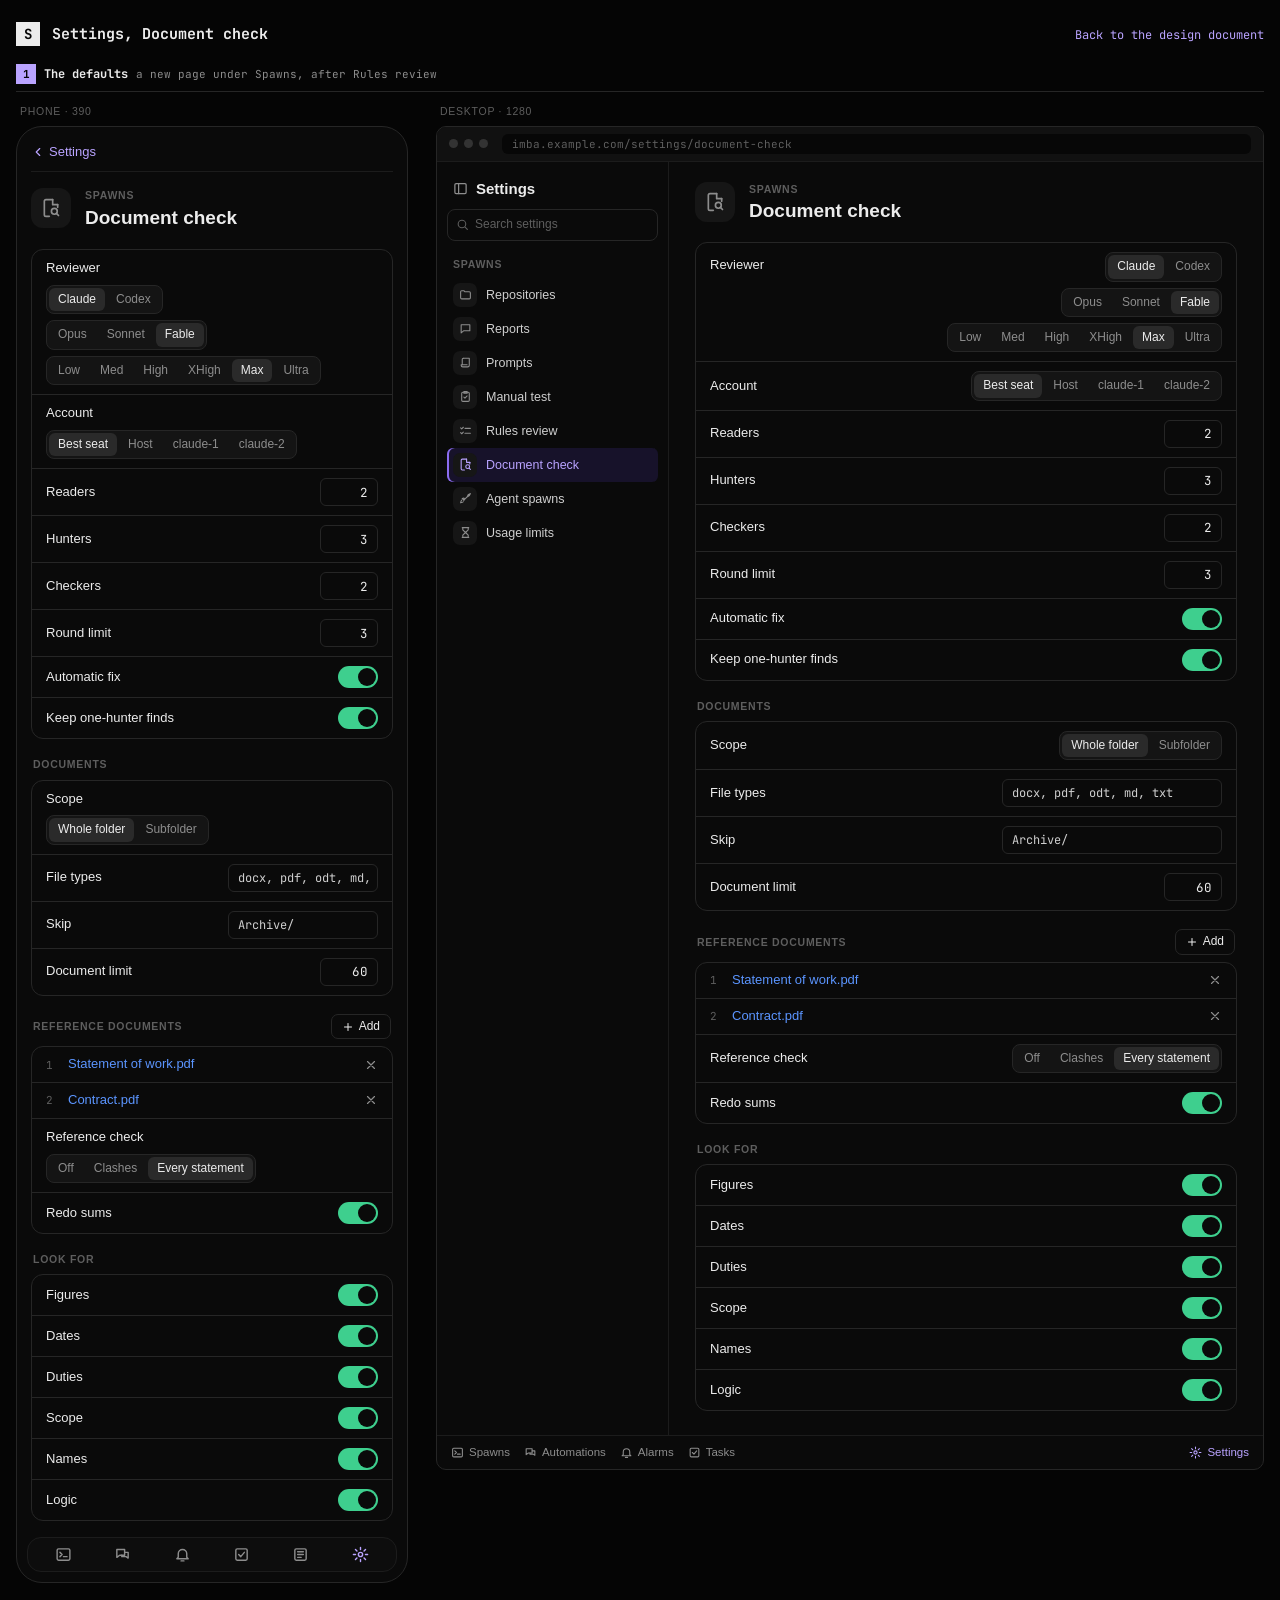
<file: designs/settings.html>
<!doctype html>
<html lang="en">
<head>
<meta charset="utf-8">
<meta name="viewport" content="width=device-width, initial-scale=1">
<title>Settings · Document check</title>
<link rel="preconnect" href="https://fonts.googleapis.com">
<link href="https://fonts.googleapis.com/css2?family=JetBrains+Mono:wght@400;600;700;800&display=swap" rel="stylesheet">
<link rel="stylesheet" href="mock.css">
</head>
<body>
<svg width="0" height="0" style="position:absolute">
  <symbol id="i-doc" viewBox="0 0 24 24"><path d="M14 2H6a2 2 0 0 0-2 2v16a2 2 0 0 0 2 2h4"/><path d="M14 2v6h6"/><path d="M20 8v3"/><circle cx="16" cy="16" r="3.5"/><path d="m21 21-2.5-2.5"/></symbol>
  <symbol id="i-x" viewBox="0 0 24 24"><path d="M18 6 6 18M6 6l12 12"/></symbol>
  <symbol id="i-back" viewBox="0 0 24 24"><path d="m15 18-6-6 6-6"/></symbol>
  <symbol id="i-plus" viewBox="0 0 24 24"><path d="M12 5v14M5 12h14"/></symbol>
  <symbol id="i-search" viewBox="0 0 24 24"><circle cx="11" cy="11" r="7"/><path d="m21 21-4.3-4.3"/></symbol>
  <symbol id="i-panel" viewBox="0 0 24 24"><rect x="3" y="4" width="18" height="16" rx="2"/><path d="M9 4v16"/></symbol>
  <symbol id="i-folder" viewBox="0 0 24 24"><path d="M3 7a2 2 0 0 1 2-2h4l2 2h8a2 2 0 0 1 2 2v9a2 2 0 0 1-2 2H5a2 2 0 0 1-2-2z"/></symbol>
  <symbol id="i-msg" viewBox="0 0 24 24"><path d="M4 5h16v11H9l-5 4z"/></symbol>
  <symbol id="i-scroll" viewBox="0 0 24 24"><path d="M8 4h11v13a3 3 0 0 1-3 3H7a3 3 0 0 1-3-3v-1h11"/><path d="M8 4a2 2 0 0 0-2 2v10"/></symbol>
  <symbol id="i-clip" viewBox="0 0 24 24"><rect x="5" y="4" width="14" height="17" rx="2"/><path d="M9 3h6v3H9z"/><path d="m9 13 2 2 4-4"/></symbol>
  <symbol id="i-list" viewBox="0 0 24 24"><path d="m3 7 2 2 3-3M3 16l2 2 3-3M11 8h10M11 17h10"/></symbol>
  <symbol id="i-rocket" viewBox="0 0 24 24"><path d="M5 15c-1.5 1.3-2 5-2 5s3.7-.5 5-2"/><path d="M9 15 15 9a8 8 0 0 1 6-6 8 8 0 0 1-6 6l-6 6z"/><path d="m9 11-3 1 3 3 1-3"/></symbol>
  <symbol id="i-glass" viewBox="0 0 24 24"><path d="M6 3h12M6 21h12M7 3v4l5 5-5 5v4M17 3v4l-5 5 5 5v4"/></symbol>
  <symbol id="i-term" viewBox="0 0 24 24"><rect x="3" y="4" width="18" height="16" rx="2"/><path d="m7 9 3 3-3 3M12 15h5"/></symbol>
  <symbol id="i-chat" viewBox="0 0 24 24"><path d="M4 5h11v8H8l-4 3z"/><path d="M15 9h5v8l-3-2h-6v-2"/></symbol>
  <symbol id="i-bell" viewBox="0 0 24 24"><path d="M6 16v-5a6 6 0 0 1 12 0v5l2 2H4z"/><path d="M10 21h4"/></symbol>
  <symbol id="i-tasks" viewBox="0 0 24 24"><rect x="4" y="4" width="16" height="16" rx="2"/><path d="m8 12 3 3 5-6"/></symbol>
  <symbol id="i-news" viewBox="0 0 24 24"><rect x="4" y="4" width="16" height="16" rx="2"/><path d="M8 8h8M8 12h8M8 16h5"/></symbol>
  <symbol id="i-gear" viewBox="0 0 24 24"><circle cx="12" cy="12" r="3"/><path d="M12 2v3M12 19v3M2 12h3M19 12h3M4.9 4.9 7 7M17 17l2.1 2.1M4.9 19.1 7 17M17 7l2.1-2.1"/></symbol>
</svg>

<div class="mock-title"><b>S</b><span>Settings, Document check</span><a href="../index.html#settings">Back to the design document</a></div>

<section class="state">
  <div class="state-label"><i>1</i>The defaults <small>a new page under Spawns, after Rules review</small></div>
  <div class="pair">
    <div class="phone-col">
      <p class="cap">Phone · 390</p>
      <div class="phone" id="S-1-phone">
        <div class="pset">
          <div class="back"><svg class="ic"><use href="#i-back"/></svg>Settings</div>
          <div class="shd"><div class="tile"><svg class="ic"><use href="#i-doc"/></svg></div><div><div class="g">Spawns</div><h3>Document check</h3></div></div>
          <div class="box">
            <div class="row stack"><span class="l">Reviewer</span>
              <div class="segs">
                <div class="seg"><span class="on">Claude</span><span>Codex</span></div>
                <div class="seg"><span>Opus</span><span>Sonnet</span><span class="on">Fable</span></div>
                <div class="seg"><span>Low</span><span>Med</span><span>High</span><span>XHigh</span><span class="on">Max</span><span>Ultra</span></div>
              </div>
            </div>
            <div class="row stack"><span class="l">Account</span><div class="seg"><span class="on">Best seat</span><span>Host</span><span>claude-1</span><span>claude-2</span></div></div>
            <div class="row"><span class="l">Readers</span><span class="nin">2</span></div>
            <div class="row"><span class="l">Hunters</span><span class="nin">3</span></div>
            <div class="row"><span class="l">Checkers</span><span class="nin">2</span></div>
            <div class="row"><span class="l">Round limit</span><span class="nin">3</span></div>
            <div class="row"><span class="l">Automatic fix</span><span class="sw"></span></div>
            <div class="row"><span class="l">Keep one-hunter finds</span><span class="sw"></span></div>
          </div>
          <div class="part"><span>Documents</span></div>
          <div class="box">
            <div class="row stack"><span class="l">Scope</span><div class="seg"><span class="on">Whole folder</span><span>Subfolder</span></div></div>
            <div class="row"><span class="l">File types</span><span class="tin">docx, pdf, odt, md, txt</span></div>
            <div class="row"><span class="l">Skip</span><span class="tin">Archive/</span></div>
            <div class="row"><span class="l">Document limit</span><span class="nin">60</span></div>
          </div>
          <div class="part"><span>Reference documents</span><span class="btn"><svg class="ic"><use href="#i-plus"/></svg>Add</span></div>
          <div class="box">
            <div class="refr"><span class="o">1</span><span class="f">Statement of work.pdf</span><svg class="ic"><use href="#i-x"/></svg></div>
            <div class="refr"><span class="o">2</span><span class="f">Contract.pdf</span><svg class="ic"><use href="#i-x"/></svg></div>
            <div class="row stack"><span class="l">Reference check</span><div class="seg"><span>Off</span><span>Clashes</span><span class="on">Every statement</span></div></div>
            <div class="row"><span class="l">Redo sums</span><span class="sw"></span></div>
          </div>
          <div class="part"><span>Look for</span></div>
          <div class="box">
            <div class="row"><span class="l">Figures</span><span class="sw"></span></div>
            <div class="row"><span class="l">Dates</span><span class="sw"></span></div>
            <div class="row"><span class="l">Duties</span><span class="sw"></span></div>
            <div class="row"><span class="l">Scope</span><span class="sw"></span></div>
            <div class="row"><span class="l">Names</span><span class="sw"></span></div>
            <div class="row"><span class="l">Logic</span><span class="sw"></span></div>
          </div>
        </div>
        <div class="pnav"><svg class="ic"><use href="#i-term"/></svg><svg class="ic"><use href="#i-chat"/></svg><svg class="ic"><use href="#i-bell"/></svg><svg class="ic"><use href="#i-tasks"/></svg><svg class="ic"><use href="#i-news"/></svg><svg class="ic on"><use href="#i-gear"/></svg></div>
      </div>
    </div>
    <div class="desk-col">
      <p class="cap">Desktop · 1280</p>
      <div class="browser" id="S-1-desk">
        <div class="chrome"><span class="dot"></span><span class="dot"></span><span class="dot"></span><span class="url">imba.example.com/settings/document-check</span></div>
        <div class="sdesk">
          <div class="srail">
            <div class="srail-h"><svg class="ic"><use href="#i-panel"/></svg>Settings</div>
            <div class="search"><svg class="ic"><use href="#i-search"/></svg>Search settings</div>
            <div class="grp">Spawns</div>
            <div class="ri"><span class="ib"><svg class="ic"><use href="#i-folder"/></svg></span>Repositories</div>
            <div class="ri"><span class="ib"><svg class="ic"><use href="#i-msg"/></svg></span>Reports</div>
            <div class="ri"><span class="ib"><svg class="ic"><use href="#i-scroll"/></svg></span>Prompts</div>
            <div class="ri"><span class="ib"><svg class="ic"><use href="#i-clip"/></svg></span>Manual test</div>
            <div class="ri"><span class="ib"><svg class="ic"><use href="#i-list"/></svg></span>Rules review</div>
            <div class="ri on"><span class="ib"><svg class="ic"><use href="#i-doc"/></svg></span>Document check</div>
            <div class="ri"><span class="ib"><svg class="ic"><use href="#i-rocket"/></svg></span>Agent spawns</div>
            <div class="ri"><span class="ib"><svg class="ic"><use href="#i-glass"/></svg></span>Usage limits</div>
          </div>
          <div class="detail">
            <div class="shd"><div class="tile"><svg class="ic"><use href="#i-doc"/></svg></div><div><div class="g">Spawns</div><h3>Document check</h3></div></div>
            <div class="box">
              <div class="row top"><span class="l">Reviewer</span>
                <div class="segs">
                  <div class="seg"><span class="on">Claude</span><span>Codex</span></div>
                  <div class="seg"><span>Opus</span><span>Sonnet</span><span class="on">Fable</span></div>
                  <div class="seg"><span>Low</span><span>Med</span><span>High</span><span>XHigh</span><span class="on">Max</span><span>Ultra</span></div>
                </div>
              </div>
              <div class="row"><span class="l">Account</span><div class="seg"><span class="on">Best seat</span><span>Host</span><span>claude-1</span><span>claude-2</span></div></div>
              <div class="row"><span class="l">Readers</span><span class="nin">2</span></div>
              <div class="row"><span class="l">Hunters</span><span class="nin">3</span></div>
              <div class="row"><span class="l">Checkers</span><span class="nin">2</span></div>
              <div class="row"><span class="l">Round limit</span><span class="nin">3</span></div>
              <div class="row"><span class="l">Automatic fix</span><span class="sw"></span></div>
              <div class="row"><span class="l">Keep one-hunter finds</span><span class="sw"></span></div>
            </div>
            <div class="part"><span>Documents</span></div>
            <div class="box">
              <div class="row"><span class="l">Scope</span><div class="seg"><span class="on">Whole folder</span><span>Subfolder</span></div></div>
              <div class="row"><span class="l">File types</span><span class="tin">docx, pdf, odt, md, txt</span></div>
              <div class="row"><span class="l">Skip</span><span class="tin">Archive/</span></div>
              <div class="row"><span class="l">Document limit</span><span class="nin">60</span></div>
            </div>
            <div class="part"><span>Reference documents</span><span class="btn"><svg class="ic"><use href="#i-plus"/></svg>Add</span></div>
            <div class="box">
              <div class="refr"><span class="o">1</span><span class="f">Statement of work.pdf</span><svg class="ic"><use href="#i-x"/></svg></div>
              <div class="refr"><span class="o">2</span><span class="f">Contract.pdf</span><svg class="ic"><use href="#i-x"/></svg></div>
              <div class="row"><span class="l">Reference check</span><div class="seg"><span>Off</span><span>Clashes</span><span class="on">Every statement</span></div></div>
              <div class="row"><span class="l">Redo sums</span><span class="sw"></span></div>
            </div>
            <div class="part"><span>Look for</span></div>
            <div class="box">
              <div class="row"><span class="l">Figures</span><span class="sw"></span></div>
              <div class="row"><span class="l">Dates</span><span class="sw"></span></div>
              <div class="row"><span class="l">Duties</span><span class="sw"></span></div>
              <div class="row"><span class="l">Scope</span><span class="sw"></span></div>
              <div class="row"><span class="l">Names</span><span class="sw"></span></div>
              <div class="row"><span class="l">Logic</span><span class="sw"></span></div>
            </div>
          </div>
        </div>
        <div class="dnav"><span><svg class="ic"><use href="#i-term"/></svg>Spawns</span><span><svg class="ic"><use href="#i-chat"/></svg>Automations</span><span><svg class="ic"><use href="#i-bell"/></svg>Alarms</span><span><svg class="ic"><use href="#i-tasks"/></svg>Tasks</span><span class="rt on"><svg class="ic"><use href="#i-gear"/></svg>Settings</span></div>
      </div>
    </div>
  </div>
</section>
</body>
</html>
</file>
<file: designs/mock.css>
/* The mocks of the Document check design, drawn in imba's black theme.
   Every design page links this one sheet. */
:root { --page:#050505; --app:#0a0a0a; --card:#0e0e0e; --line:#262626; --soft:#1c1c1c; --fg:#ececec; --muted:#8d8d8d; --dim:#5e5e5e;
        --ok:#3ecf8e; --err:#f0524f; --warn:#f2a33a; --plan:#5b95ff; --lit:#b9a3ff; --read:#2c4a3b;
        --mono:"JetBrains Mono",ui-monospace,SFMono-Regular,Menlo,Consolas,monospace; --sans:Inter,-apple-system,"Segoe UI",Roboto,sans-serif;
        --serif:"Iowan Old Style","Charter","Georgia",serif; }
* { box-sizing:border-box; }
html, body { margin:0; }
body { background:var(--page); color:var(--fg); font:13px/1.45 var(--sans); padding:22px 16px 40px; -webkit-font-smoothing:antialiased; }
a { color:var(--lit); }
.ic { fill:none; stroke:currentColor; stroke-width:2; stroke-linecap:round; stroke-linejoin:round; }

/* Page chrome */
.mock-title { display:flex; align-items:baseline; gap:12px; flex-wrap:wrap; margin:0 0 18px; font-family:var(--mono); }
.mock-title b { font-size:14px; background:var(--fg); color:var(--page); padding:2px 8px; }
.mock-title span { font-size:15px; font-weight:700; }
.mock-title a { margin-left:auto; font-size:12px; text-decoration:none; }
.state { margin:0 0 44px; }
.state-label { display:flex; align-items:center; gap:8px; font:700 12px var(--mono); margin:0 0 12px; padding-bottom:7px; border-bottom:1px solid var(--line); }
.state-label i { font-style:normal; display:inline-grid; place-items:center; width:20px; height:20px; background:var(--lit); color:var(--page); font-size:11px; }
.state-label small { font-weight:400; color:var(--muted); font-size:11px; }
.pair { display:flex; gap:28px; align-items:flex-start; }
.phone-col { flex:0 0 392px; width:392px; }
.desk-col { flex:1 1 820px; min-width:820px; max-width:1100px; }
.cap { font-size:10.5px; color:var(--dim); text-transform:uppercase; letter-spacing:.07em; margin:0 0 6px 4px; }

/* Frames */
.phone { width:392px; background:var(--app); border:1px solid var(--line); border-radius:26px; overflow:hidden; }
.ptop { display:flex; align-items:center; gap:8px; height:42px; padding:0 14px; border-bottom:1px solid var(--soft); font-size:13px; font-weight:600; }
.ptop .ic { width:16px; height:16px; color:var(--muted); }
.pfeed { padding:12px 61px 16px 62px; }
.browser { border:1px solid var(--line); border-radius:10px; background:var(--app); overflow:hidden; }
.chrome { display:flex; align-items:center; gap:6px; padding:7px 12px; background:#111; border-bottom:1px solid var(--soft); }
.dot { width:9px; height:9px; border-radius:50%; background:#333; }
.url { margin-left:8px; flex:1; padding:3px 10px; border-radius:6px; background:#070707; color:var(--dim); font:11px var(--mono); }
.dtop { display:flex; align-items:center; gap:10px; height:40px; padding:0 16px; border-bottom:1px solid var(--soft); font-size:14px; font-weight:600; }
.dtop .tag { font:11px var(--mono); color:var(--muted); font-weight:400; }
.dfeed { padding:14px 24px 18px; }
.reply { color:#cfcfcf; font-size:13px; margin:2px 0 12px; }
.gap { height:14px; }

/* Settings page */
.sdesk { display:flex; }
.srail { flex:0 0 232px; border-right:1px solid var(--soft); padding:14px 10px; }
.srail-h { display:flex; align-items:center; gap:8px; font-size:15px; font-weight:600; padding:2px 6px 10px; }
.srail-h .ic { width:15px; height:15px; color:var(--muted); }
.search { display:flex; align-items:center; gap:6px; border:1px solid var(--line); border-radius:8px; padding:6px 8px; color:var(--dim); font-size:12px; margin-bottom:12px; }
.search .ic { width:13px; height:13px; }
.grp { font-size:10.5px; letter-spacing:.07em; text-transform:uppercase; color:var(--dim); font-weight:600; padding:4px 6px 6px; }
.ri { display:flex; align-items:center; gap:9px; padding:5px 6px; font-size:12.5px; color:#cfcfcf; border-radius:6px; white-space:nowrap; }
.ri .ib { width:24px; height:24px; border-radius:7px; background:#161616; display:flex; align-items:center; justify-content:center; flex:none; }
.ri .ib .ic { width:13px; height:13px; color:var(--muted); }
.ri.on { background:#17122a; color:var(--lit); box-shadow:inset 2px 0 0 #8b6cf0; }
.ri.on .ib .ic { color:var(--lit); }
.detail { flex:1; min-width:0; padding:20px 26px 24px; }
.shd { display:flex; align-items:flex-start; gap:14px; margin-bottom:18px; }
.tile { width:40px; height:40px; border-radius:12px; background:#161616; display:flex; align-items:center; justify-content:center; flex:none; }
.tile .ic { width:20px; height:20px; color:var(--muted); }
.shd .g { font-size:10.5px; font-weight:600; letter-spacing:.07em; text-transform:uppercase; color:var(--dim); }
.shd h3 { margin:0; font-size:19px; font-weight:600; }
.box { border:1px solid var(--line); border-radius:12px; }
.row { display:flex; align-items:center; justify-content:space-between; gap:14px; padding:9px 14px; border-top:1px solid var(--line); font-size:13px; }
.box .row:first-child { border-top:0; }
.row .l { font-weight:500; white-space:nowrap; }
.row.top { align-items:flex-start; }
.row.top .l { padding-top:4px; }
.segs { display:flex; flex-direction:column; align-items:flex-end; gap:6px; }
.seg { display:inline-flex; background:#141414; border:1px solid var(--line); border-radius:8px; padding:2px; gap:2px; }
.seg span { padding:3px 9px; font-size:12px; color:var(--muted); border-radius:6px; white-space:nowrap; }
.seg span.on { background:#2a2a2a; color:var(--fg); }
.nin { display:flex; align-items:center; justify-content:flex-end; width:58px; height:28px; padding:0 9px; border:1px solid var(--line); border-radius:6px; font:12.5px var(--mono); flex:none; }
.tin { display:flex; align-items:center; width:220px; height:28px; padding:0 9px; border:1px solid var(--line); border-radius:6px; font:12px var(--mono); color:#cfcfcf; white-space:nowrap; overflow:hidden; }
.sw { position:relative; width:40px; height:22px; border-radius:999px; background:var(--ok); flex:none; }
.sw::after { content:""; position:absolute; top:2px; right:2px; width:18px; height:18px; border-radius:50%; background:var(--app); }
.part { display:flex; align-items:center; justify-content:space-between; margin:18px 2px 7px; }
.part span { font-size:10.5px; font-weight:600; letter-spacing:.07em; text-transform:uppercase; color:var(--dim); }
.part .btn { text-transform:none; letter-spacing:0; font-weight:400; font-size:12px; color:var(--fg); }
.btn { display:inline-flex; align-items:center; gap:5px; border:1px solid var(--line); border-radius:7px; padding:3px 10px; font-size:12px; white-space:nowrap; }
.btn .ic { width:12px; height:12px; }
.refr { display:flex; align-items:center; gap:10px; padding:8px 14px; border-top:1px solid var(--line); font-size:13px; }
.box .refr:first-child { border-top:0; }
.refr .o { font:11px var(--mono); color:var(--dim); width:12px; flex:none; }
.refr .f { flex:1; min-width:0; white-space:nowrap; overflow:hidden; text-overflow:ellipsis; color:var(--plan); }
.refr .ic { width:14px; height:14px; color:var(--muted); flex:none; }
.pset { padding:4px 14px 16px; }
.back { display:flex; align-items:center; gap:4px; color:var(--lit); font-size:13px; padding:12px 0 10px; border-bottom:1px solid var(--soft); margin-bottom:16px; }
.back .ic { width:14px; height:14px; }
.pset .row.stack { flex-direction:column; align-items:flex-start; gap:7px; }
.pset .segs { align-items:flex-start; }
.pset .tin { width:150px; }
.pnav { display:flex; justify-content:space-around; align-items:center; margin:0 10px 10px; border:1px solid var(--soft); border-radius:14px; padding:8px 6px; background:#0d0d0d; }
.pnav .ic { width:17px; height:17px; color:var(--muted); }
.pnav .on { color:var(--lit); }
.dnav { display:flex; align-items:center; gap:14px; padding:8px 14px; border-top:1px solid var(--soft); font-size:11.5px; color:var(--muted); }
.dnav span { display:flex; align-items:center; gap:5px; }
.dnav .ic { width:13px; height:13px; }
.dnav .on { color:var(--lit); }
.dnav .rt { margin-left:auto; }

/* The card frame */
.card { --tone:var(--warn); --wash:rgba(242,163,58,.06); border:1px solid var(--line); border-radius:8px; background:var(--card); overflow:hidden; font-size:13px; line-height:1.45; }
.card.t-ok { --tone:var(--ok); --wash:rgba(62,207,142,.06); }
.card.t-err { --tone:var(--err); --wash:rgba(240,82,79,.06); }
.hd { display:flex; flex-wrap:wrap; align-items:center; gap:4px 8px; padding:5px 12px; font-size:11px; color:var(--muted); }
.nm { display:flex; align-items:center; gap:6px; font-weight:600; color:rgba(236,236,236,.8); white-space:nowrap; }
.nm .ic { width:12px; height:12px; }
.sp { flex:1; min-width:0; }
.mt { font:10px var(--mono); color:var(--muted); white-space:nowrap; overflow:hidden; text-overflow:ellipsis; min-width:0; }
.edge { height:1px; background:linear-gradient(90deg,var(--tone),transparent 75%); }
.ttl { padding:6px 12px 2px; font-size:13px; font-weight:600; }
mark { color:inherit; border-radius:2px; padding:0 2px; }
mark.a { background:rgba(242,163,58,.22); }
mark.r { background:rgba(240,82,79,.22); }
s { color:var(--dim); text-decoration-color:var(--err); }
.arrow { color:var(--dim); margin:0 3px; }
.new { color:var(--ok); }
.eb { font-size:10px; font-weight:700; letter-spacing:.08em; text-transform:uppercase; color:var(--muted); margin-bottom:5px; }

/* A */
.verdict { display:flex; flex-wrap:wrap; align-items:center; gap:4px 10px; padding:6px 12px 10px; }
.v-big { font-size:17px; font-weight:650; letter-spacing:-.01em; color:var(--tone); white-space:nowrap; }
.v-rest { font-size:13px; color:var(--muted); white-space:nowrap; }
.rounds { margin-left:auto; display:flex; align-items:center; gap:4px; white-space:nowrap; }
.rd { width:8px; height:8px; border-radius:50%; display:inline-block; }
.rd.done { background:#6b6b6b; } .rd.clean { background:var(--ok); } .rd.fail { background:var(--err); } .rd.left { border:1.5px solid #3c3c3c; }
.rl { font:10.5px var(--mono); color:var(--muted); margin-left:4px; }
.ph .rounds { margin-left:0; flex-basis:100%; }
.dec { margin:0 12px 10px; border:1px solid color-mix(in srgb, var(--tone) 35%, transparent); border-radius:8px; background:var(--wash); padding:8px 10px 9px; }
.dec .eb { color:var(--tone); }
.slips { display:grid; grid-template-columns:1fr auto 1fr; gap:8px; }
.slip { background:#141414; border:1px solid #2a2a2a; border-radius:6px; padding:8px 10px 7px; font-family:var(--serif); font-size:13.5px; line-height:1.5; color:#e6e6e6; }
.slip .src { display:flex; justify-content:space-between; gap:8px; margin-top:6px; font:10.5px var(--sans); color:var(--muted); }
.slip .src b { font-weight:500; color:#bdbdbd; white-space:nowrap; overflow:hidden; text-overflow:ellipsis; }
.or { align-self:center; font:italic 12px var(--serif); color:var(--dim); }
.ph .slips { grid-template-columns:1fr; gap:4px; }
.ph .or { justify-self:center; }
.note { display:flex; gap:6px; align-items:baseline; margin-top:7px; font-size:11.5px; color:var(--muted); }
.note .ic { width:12px; height:12px; flex:none; position:relative; top:2px; color:var(--plan); }
.note.bad .ic { color:var(--err); }
.band { border-top:1px solid #1f1f1f; background:rgba(255,255,255,.015); padding:7px 12px 8px; }
.fix { display:grid; grid-template-columns:14px 118px 170px 1fr; column-gap:8px; align-items:baseline; font-size:12px; padding:2px 0; }
.fix .ic { width:12px; height:12px; color:var(--ok); position:relative; top:2px; }
.fix .s { font-weight:500; }
.fix .chg { font-variant-numeric:tabular-nums; white-space:nowrap; }
.fix .w { text-align:right; font-size:10.5px; color:var(--muted); white-space:nowrap; overflow:hidden; text-overflow:ellipsis; }
.ph .fix { grid-template-columns:14px 1fr; }
.ph .fix .chg, .ph .fix .w { grid-column:2; text-align:left; }
.foot { display:flex; flex-wrap:wrap; gap:2px 14px; border-top:1px solid #1f1f1f; padding:6px 12px 7px; font-size:11px; color:var(--muted); }
.foot span { display:flex; align-items:center; gap:5px; white-space:nowrap; }
.foot .ic { width:11px; height:11px; color:var(--ok); }
.ph .foot { flex-direction:column; }

/* B */
.rail { border-left:3px solid var(--tone); background:var(--wash); padding:7px 12px; margin-top:6px; font-size:12.5px; }
.rail b { color:var(--tone); font-weight:650; }
.rail .m { color:var(--muted); }
.cov { padding:8px 12px; }
.dr { display:grid; grid-template-columns:150px 1fr 36px; column-gap:10px; align-items:center; padding:3px 0; }
.dr .dn { font-size:12px; white-space:nowrap; overflow:hidden; text-overflow:ellipsis; }
.dr .dn.ref { color:var(--plan); }
.dr .pc { font:10px var(--mono); color:var(--dim); text-align:right; }
.pages { --w:8px; --c:6px; position:relative; height:14px; width:calc(var(--n) * var(--w) - (var(--w) - var(--c)));
         background:repeating-linear-gradient(90deg, var(--read) 0 var(--c), transparent var(--c) var(--w)); }
.pages.ref { background:repeating-linear-gradient(90deg, rgba(91,149,255,.38) 0 var(--c), transparent var(--c) var(--w)); }
.mk { position:absolute; top:-2px; height:18px; width:var(--c); left:calc(var(--p) * var(--w)); border-radius:1.5px; }
.mk.a { background:var(--warn); } .mk.g { background:var(--ok); }
.ph .dr { grid-template-columns:1fr auto; row-gap:3px; padding:4px 0; }
.ph .dr .pages { grid-column:1 / -1; grid-row:2; --w:5px; --c:4px; height:11px; }
.ph .mk { height:15px; }
.legend { display:flex; gap:14px; margin-top:7px; font-size:10.5px; color:var(--muted); }
.legend span { display:flex; align-items:center; gap:5px; white-space:nowrap; }
.sq { width:8px; height:10px; border-radius:1.5px; display:inline-block; }
.sq.read { background:var(--read); } .sq.g { background:var(--ok); } .sq.a { background:var(--warn); }
.decl { border-top:1px solid #1f1f1f; padding:8px 12px 9px; font-size:12.5px; line-height:1.55; }
.decl .doc { color:var(--muted); font-size:11px; }

/* C */
.track { display:flex; padding:12px 12px 10px; }
.st { flex:1; position:relative; display:flex; flex-direction:column; align-items:center; text-align:center; gap:1px; }
.st::before { content:""; position:absolute; top:11px; right:50%; width:100%; height:2px; background:#4a4a4a; }
.st:first-child::before { display:none; }
.st.clean::before { background:linear-gradient(90deg,#4a4a4a,var(--ok)); }
.st.off::before { background:repeating-linear-gradient(90deg,#333 0 4px,transparent 4px 8px); }
.dn2 { position:relative; z-index:1; width:24px; height:24px; border-radius:50%; display:grid; place-items:center; font:600 11px var(--mono); background:#1b1b1b; border:1.5px solid #6b6b6b; margin-bottom:4px; }
.dn2 .ic { width:12px; height:12px; stroke-width:3; }
.clean .dn2 { border-color:var(--ok); color:var(--ok); background:#0e1d16; box-shadow:0 0 0 4px rgba(62,207,142,.08); }
.off .dn2 { border-style:dashed; border-color:#3a3a3a; color:#4d4d4d; }
.st b { font-size:12px; font-weight:600; }
.st span { font-size:11px; color:var(--muted); }
.off b, .off span { color:#555; }

/* D */
.two { display:grid; grid-template-columns:200px 24px 200px 1fr; column-gap:8px; padding:10px 12px; align-items:start; }
.pg2 { background:#151515; border:1px solid #2b2b2b; border-radius:4px; padding:9px 10px 7px; box-shadow:3px 3px 0 #101010; }
.pg2 .dn { font-size:10.5px; color:var(--muted); white-space:nowrap; overflow:hidden; text-overflow:ellipsis; margin-bottom:6px; }
.sk { height:4px; background:#262626; border-radius:2px; margin:5px 0; }
.hl { font:12px/1.45 var(--serif); color:#ececec; background:rgba(242,163,58,.1); border-left:2px solid var(--warn); padding:3px 6px; margin:6px -6px; }
.pn { font:9.5px var(--mono); color:var(--dim); text-align:right; margin-top:6px; }
.ne { align-self:center; text-align:center; font-size:18px; color:var(--muted); }
.side2 { padding-left:12px; border-left:1px solid #1f1f1f; }
.side2 .fix { grid-template-columns:14px 1fr; }
.side2 .fix .chg, .side2 .fix .w { grid-column:2; text-align:left; }
.ph .two { grid-template-columns:1fr 16px 1fr; column-gap:5px; }
.ph .side2 { grid-column:1 / -1; border-left:0; padding-left:0; margin-top:10px; }
.ph .pg2 { padding:8px 8px 6px; }
.ph .hl { font-size:11px; margin:6px -4px; padding:3px 4px; }

/* E */
.rc { padding:8px 14px; }
.ln { display:flex; align-items:baseline; gap:7px; padding:3px 0; font-size:12px; }
.ln .ic { width:12px; height:12px; flex:none; color:var(--ok); position:relative; top:2px; }
.ln.warn .ic { color:var(--warn); }
.ln .lbl { white-space:nowrap; }
.ln .lead2 { flex:1; min-width:10px; border-bottom:1px dotted #3a3a3a; transform:translateY(-3px); }
.ln .v { font:11.5px var(--mono); white-space:nowrap; }
.ln.warn .v, .ln.warn .lbl { color:var(--warn); font-weight:600; }

/* F */
.memo { padding:8px 14px 12px; font:14px/1.62 var(--serif); color:#e2e2e2; }
.memo p { margin:0 0 8px; }
.memo p:last-child { margin:0; }
.memo sup { font:600 9px var(--sans); color:var(--muted); margin-left:1px; }
.memo .q { color:var(--warn); }
.ph .memo { font-size:13.5px; }

/* Narrow screens: the two frames stack, and the desktop frame scrolls inside its own column. */
@media (max-width:880px) {
  .pair { flex-direction:column; }
  .phone-col, .desk-col { flex:none; width:100%; min-width:0; }
  .phone-col { max-width:392px; }
  .phone { width:100%; }
  .desk-col { overflow-x:auto; }
  .desk-col .browser { min-width:820px; }
}
@media (max-width:420px) { .pfeed { padding-left:42px; padding-right:42px; } }
</file>
